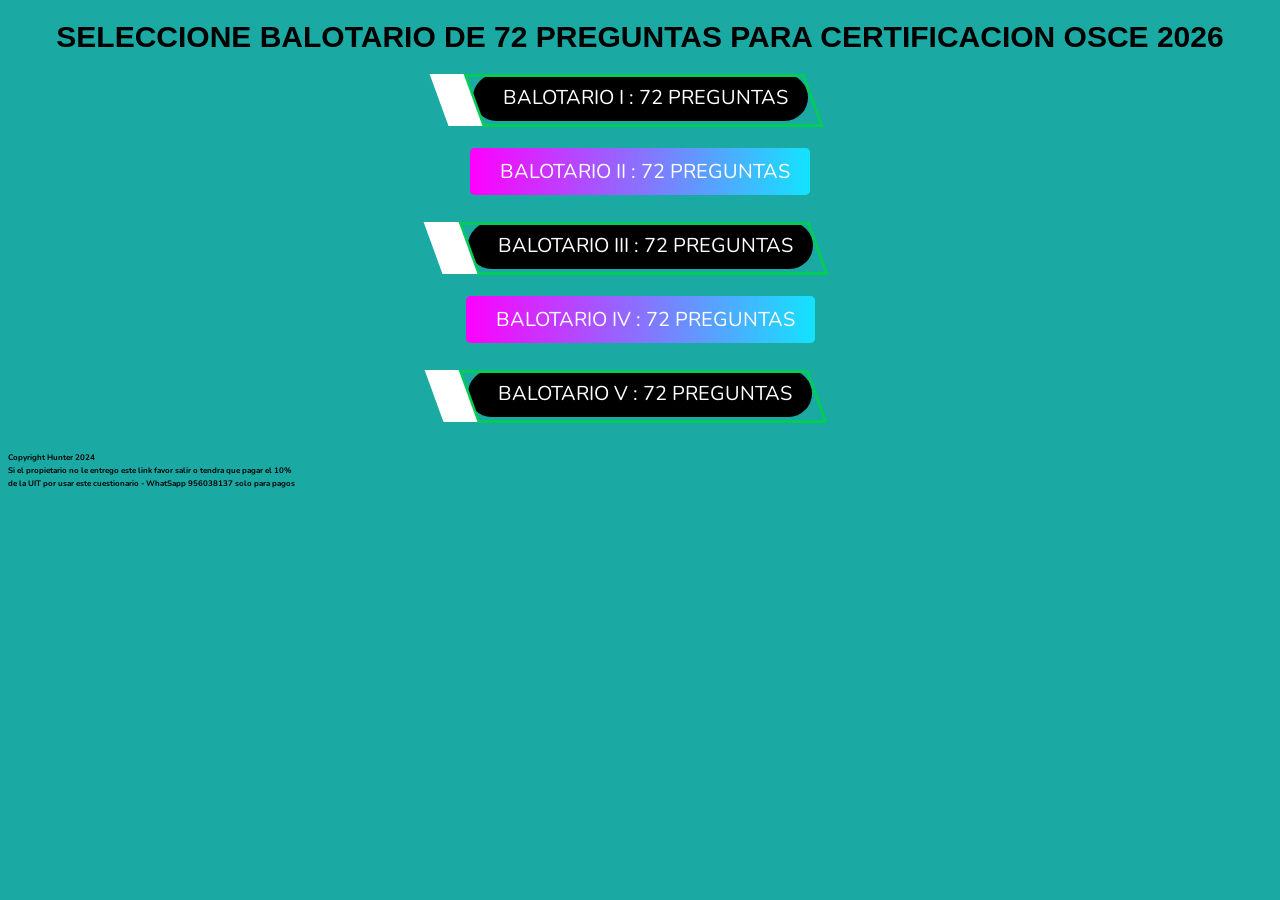
<file: index.html>
<!DOCTYPE html>
<html lang="es">
<head>
    <meta charset="UTF-8">
    <meta http-equiv="X-UA-Compatible" content="IE=edge">
    <meta name="viewport" content="width=device-width, initial-scale=1.0">
    <link rel="stylesheet" href="estilo.css">
    <title>Certificacion OSCE</title>
</head>
<body>
    <h1>SELECCIONE BALOTARIO DE 72 PREGUNTAS PARA CERTIFICACION OSCE 2026</h1>	
    <section id="juego">
    </section>	
	<button onclick="window.location.href='COMPETENCIA_I/Competencia_1.html'" class="btn btn-3">BALOTARIO  I :   72 PREGUNTAS</button>
	<br>
	<button onclick="window.location.href='COMPETENCIA_II/Competencia_2.html'" class="btn btn-4">BALOTARIO  II :   72 PREGUNTAS</button>
	<br>
	<button onclick="window.location.href='COMPETENCIA_III/Competencia_3.html'" class="btn btn-3">BALOTARIO  III :   72 PREGUNTAS</button>
	<br>
	<button onclick="window.location.href='COMPETENCIA_IV/Competencia_4.html'" class="btn btn-4">BALOTARIO  IV :   72 PREGUNTAS</button>
	<br>
	<button onclick="window.location.href='COMPETENCIA_V/Competencia_5.html'" class="btn btn-3">BALOTARIO  V :   72 PREGUNTAS</button>
	<br>
	<h5>Copyright​ Hunter 2024</h5>
	<h5>Si el propietario no le entrego este link favor salir o tendra que pagar el 10%</h5>
	<h5>de la UIT por usar este cuestionario - WhatSapp 956038137 solo para pagos</h5>
	
</body>
</html>
</file>
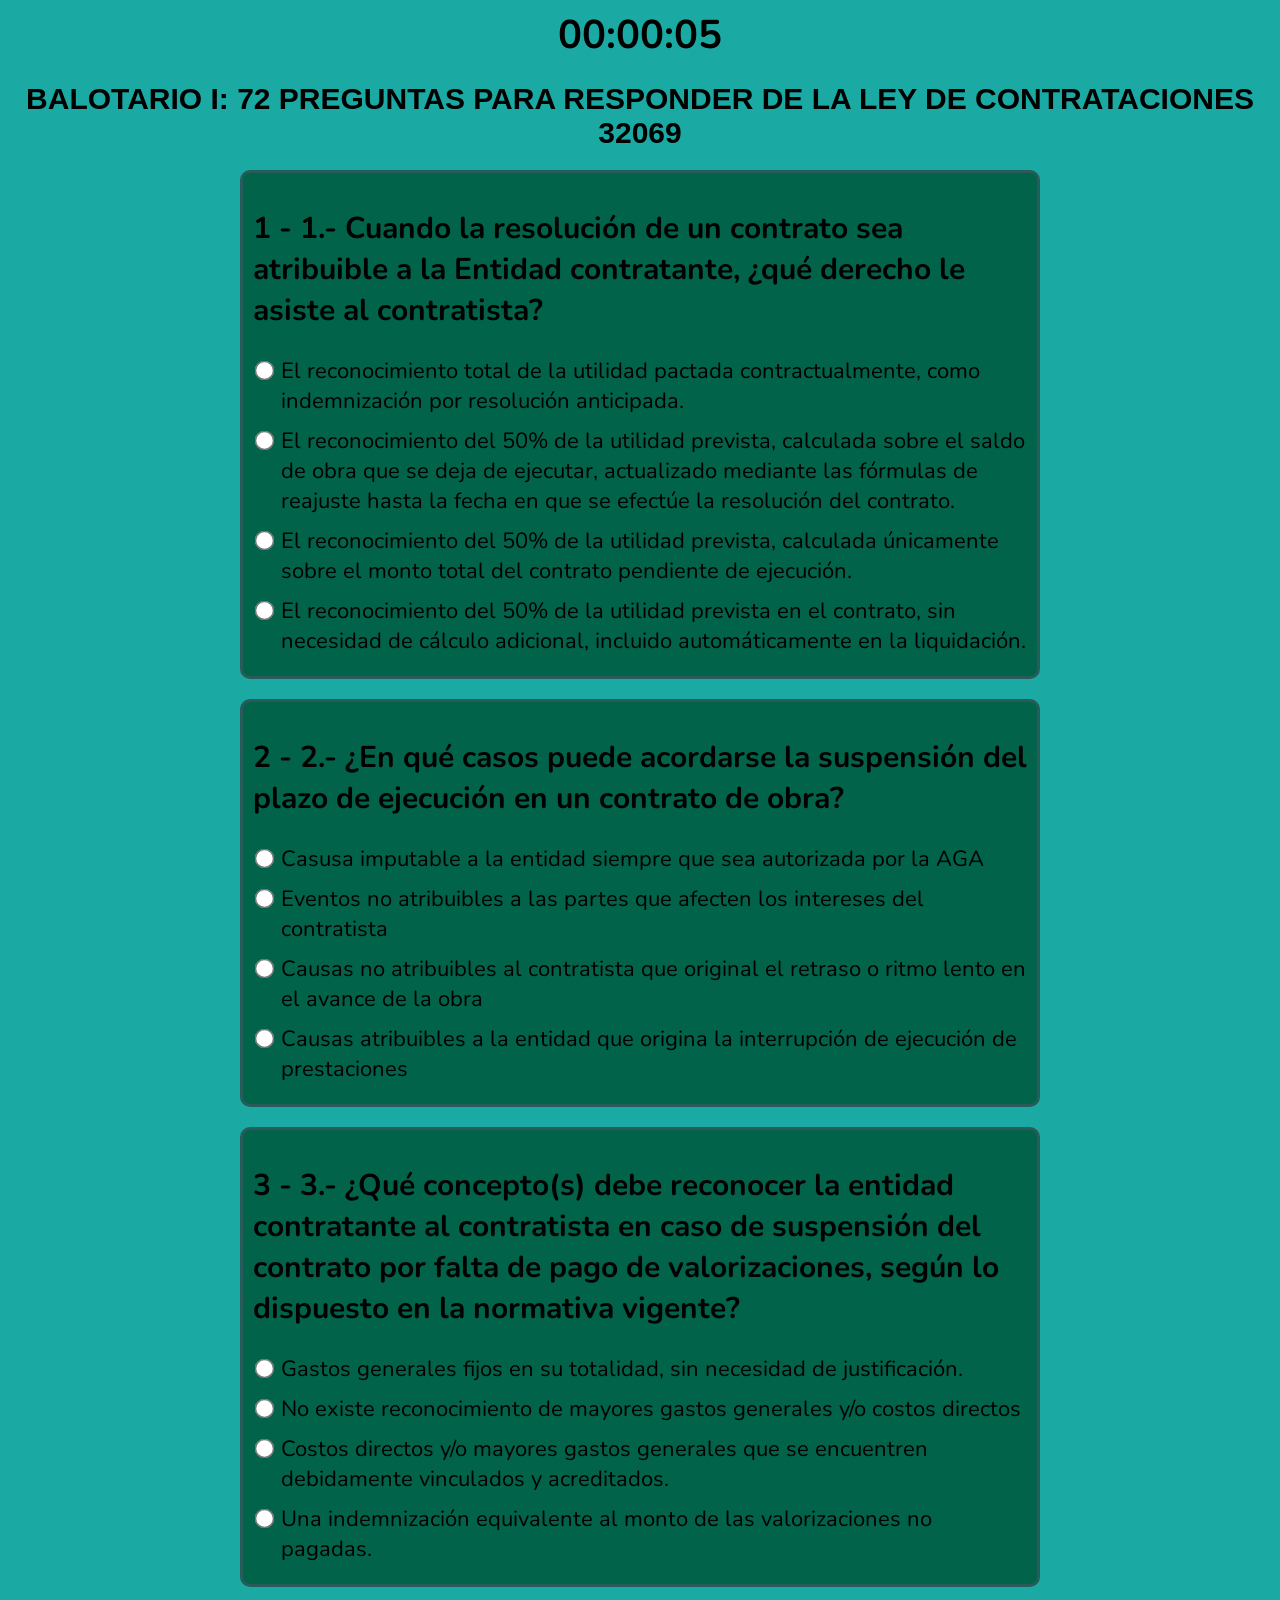
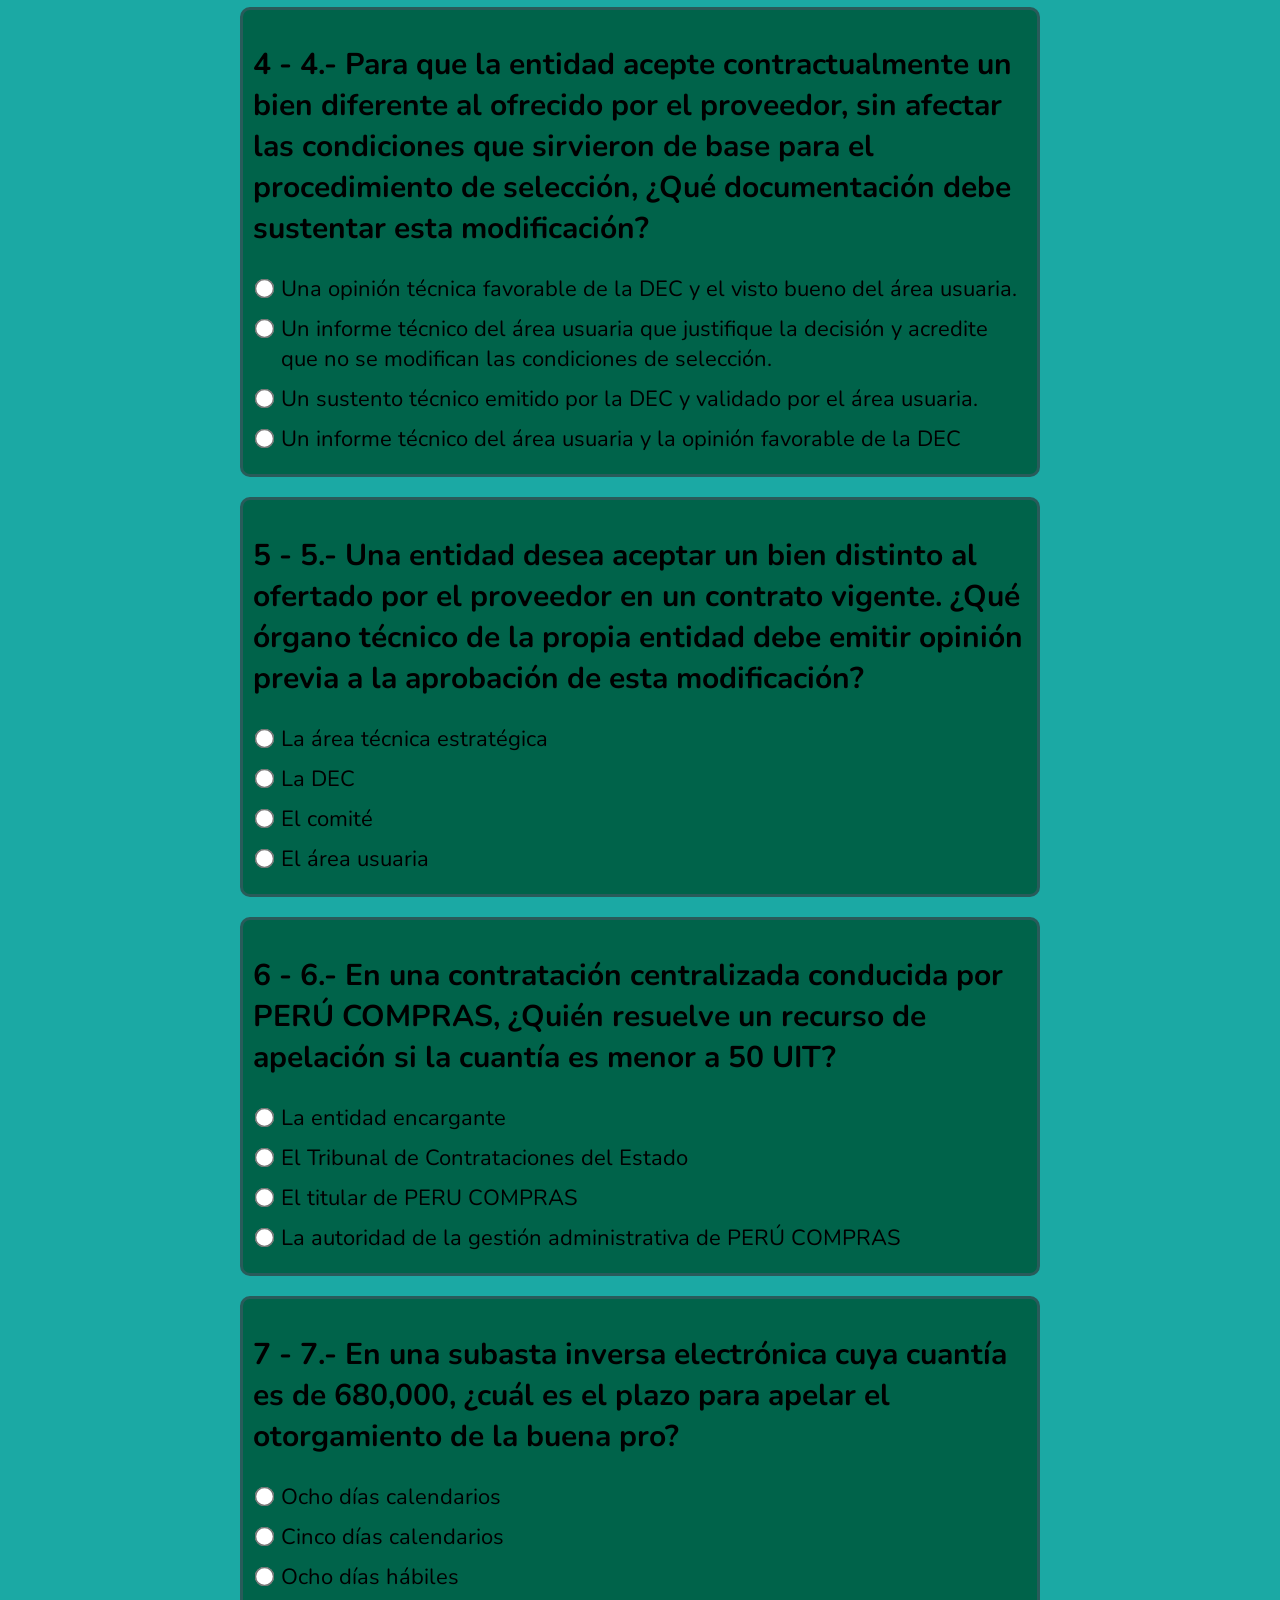
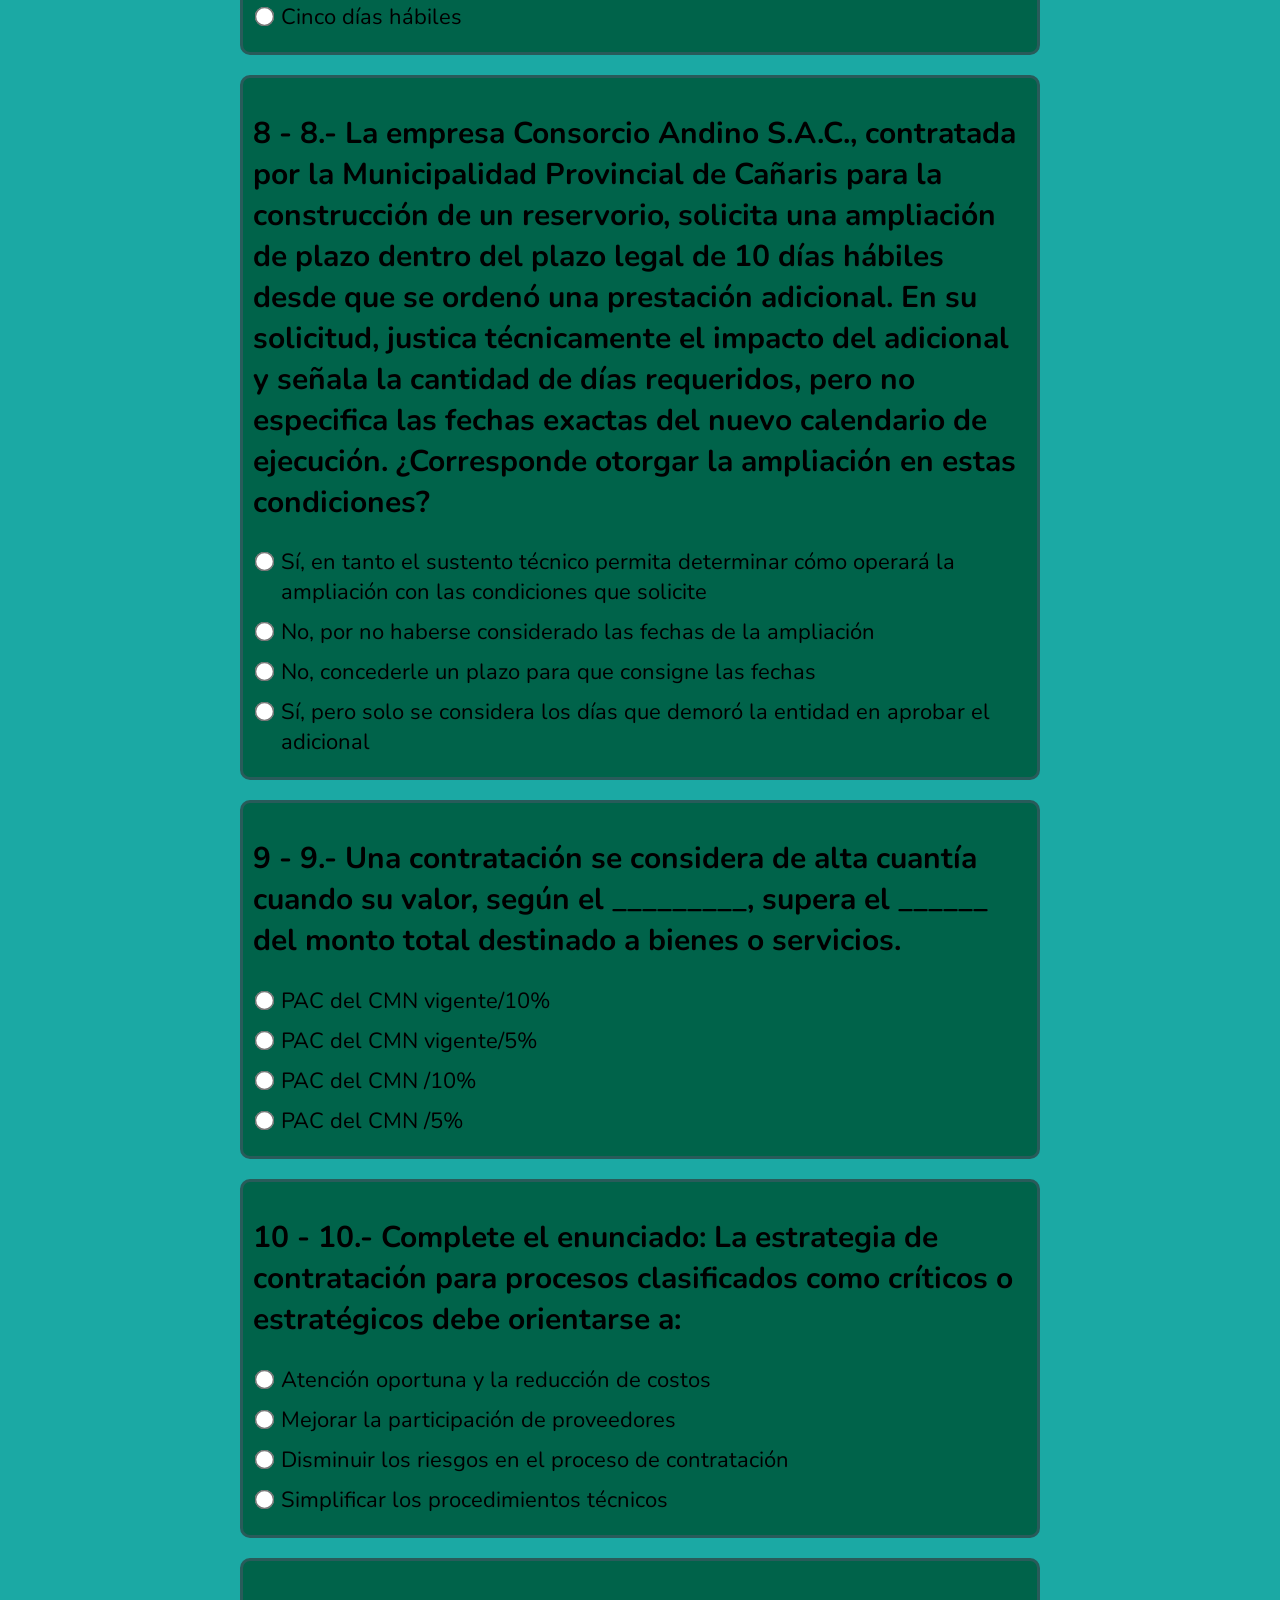
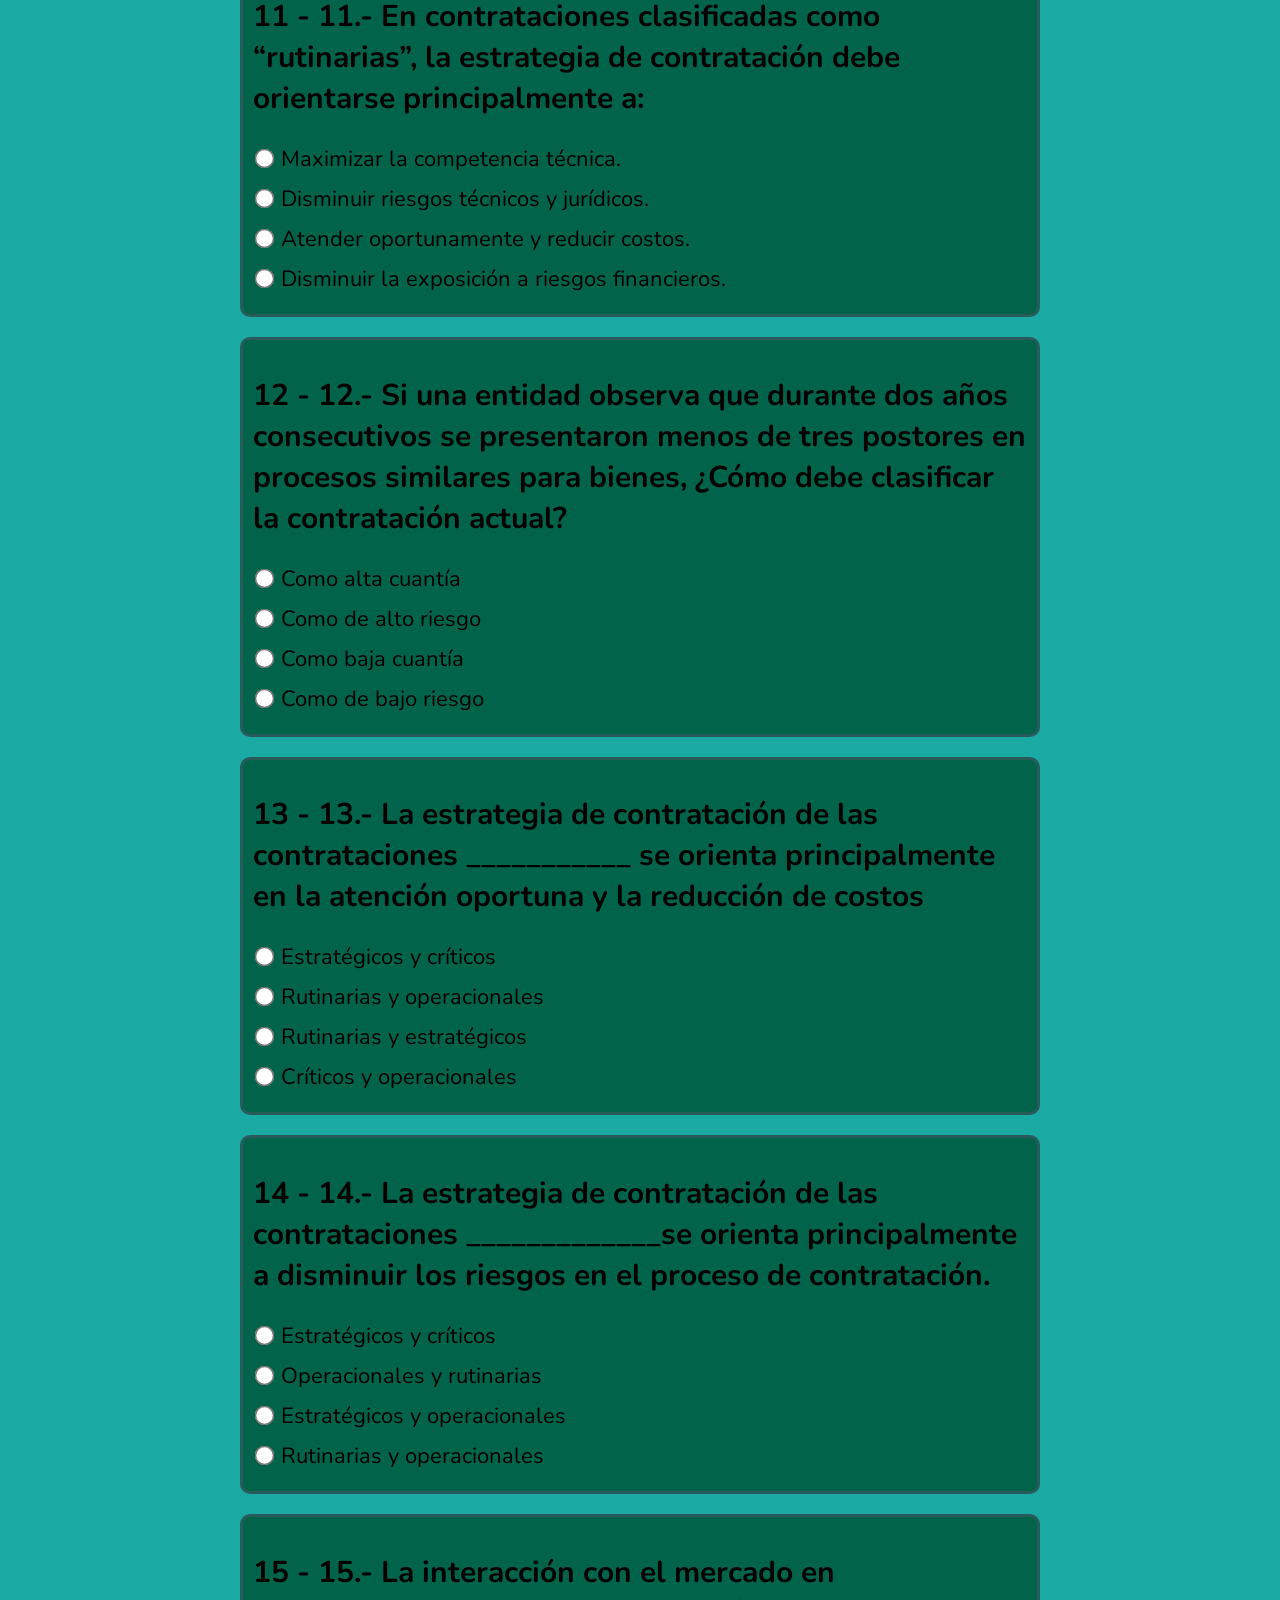
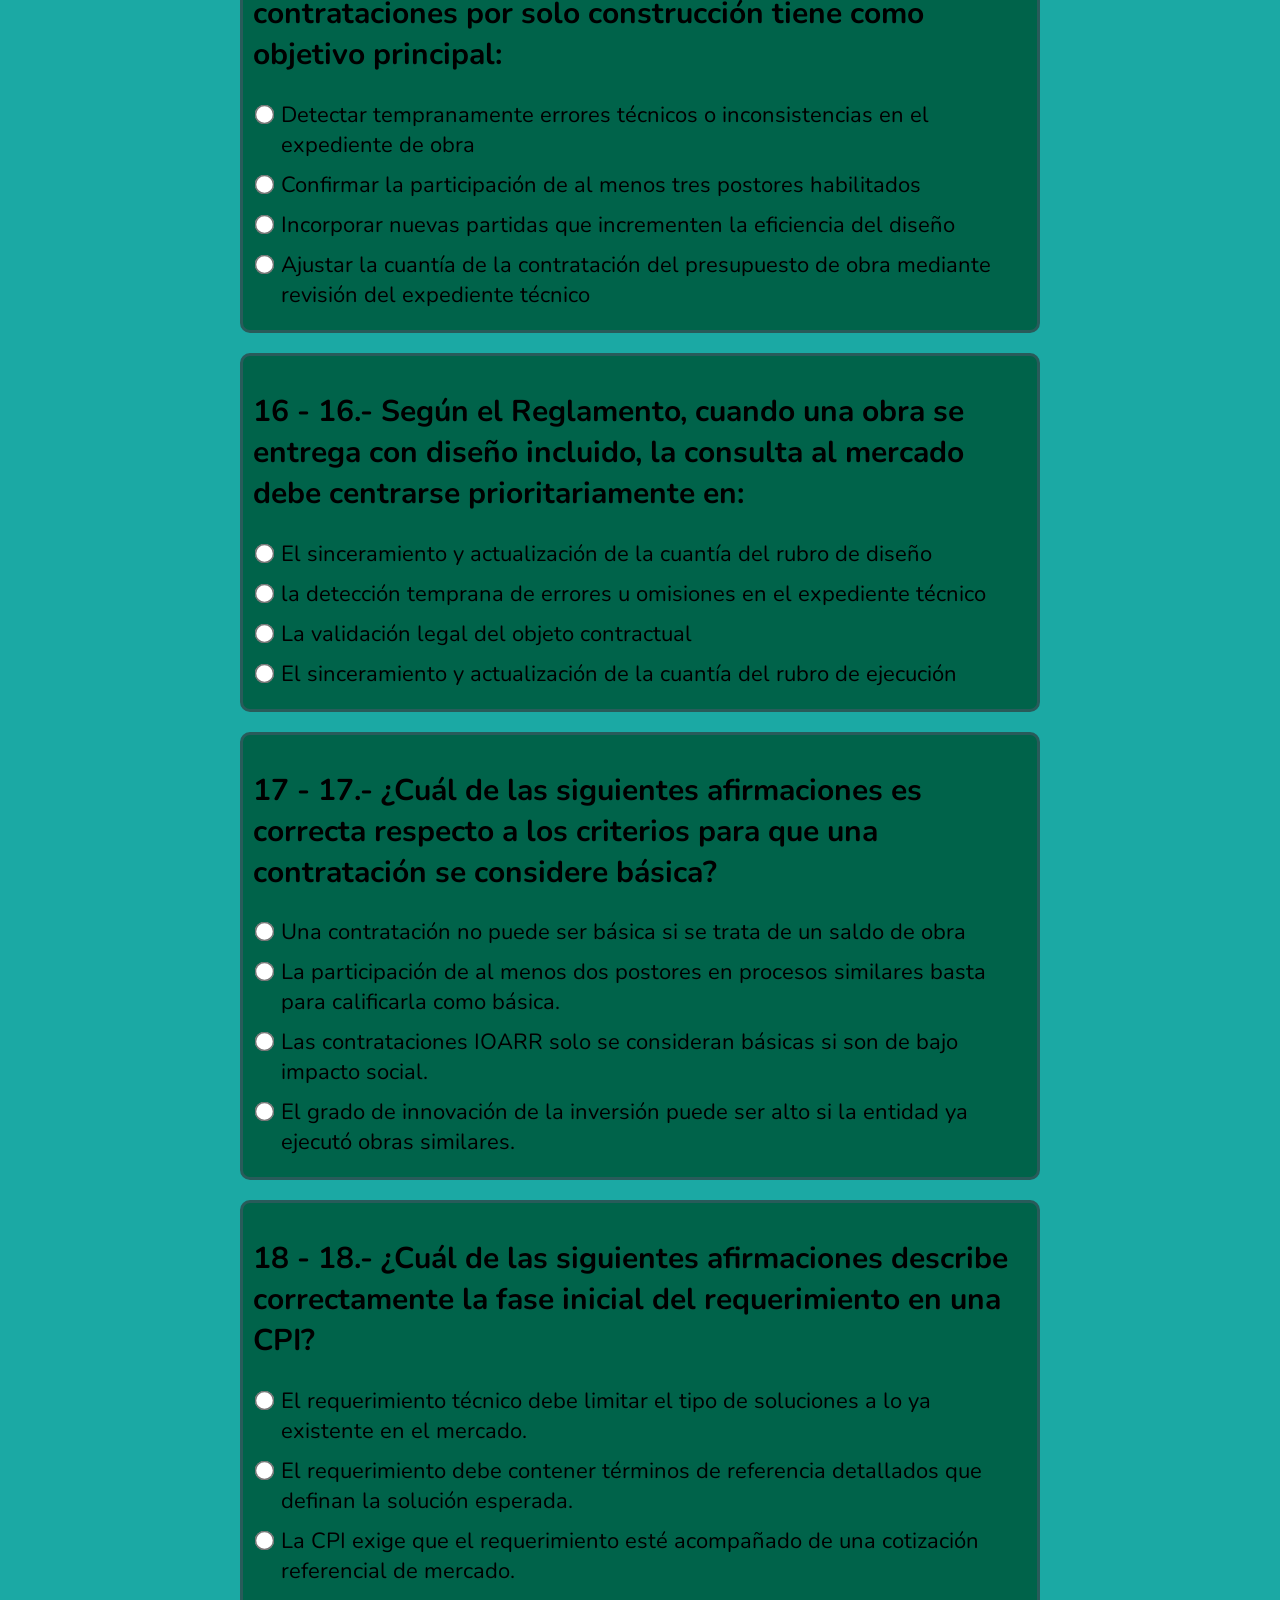
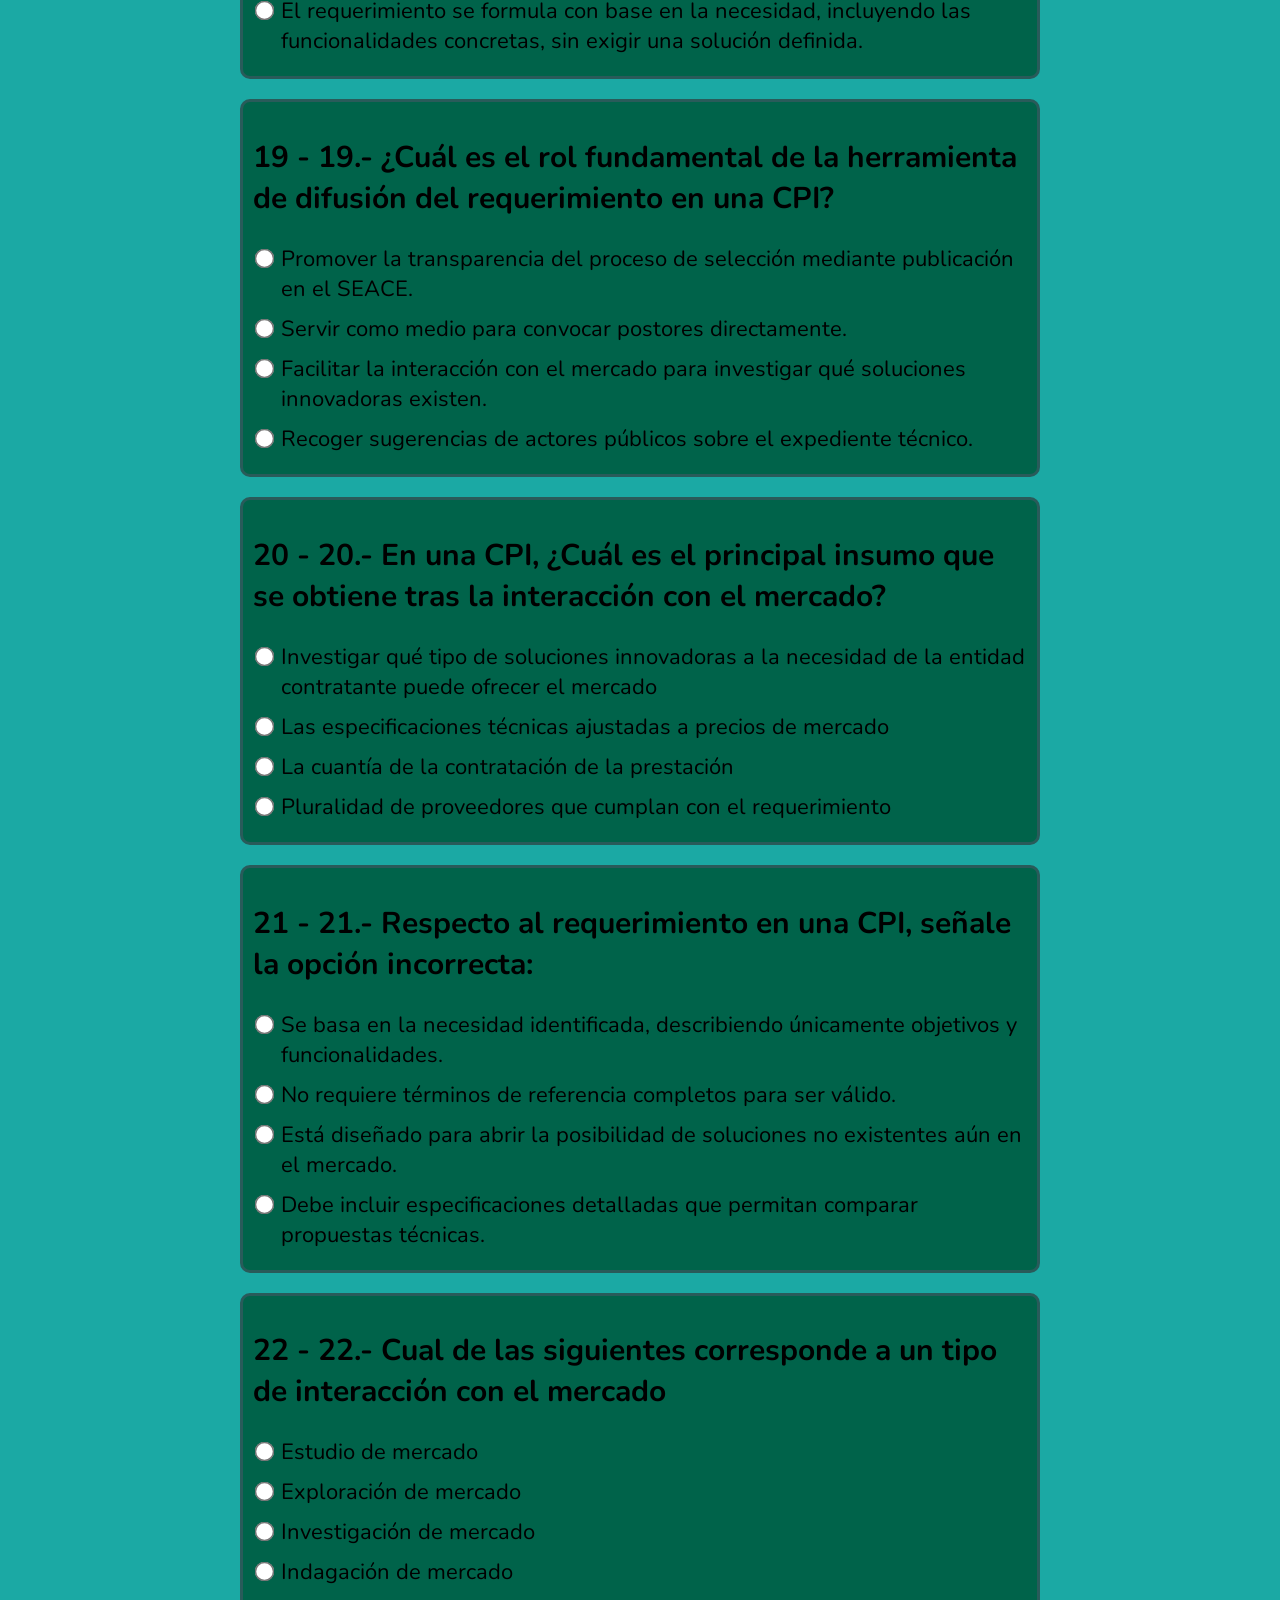
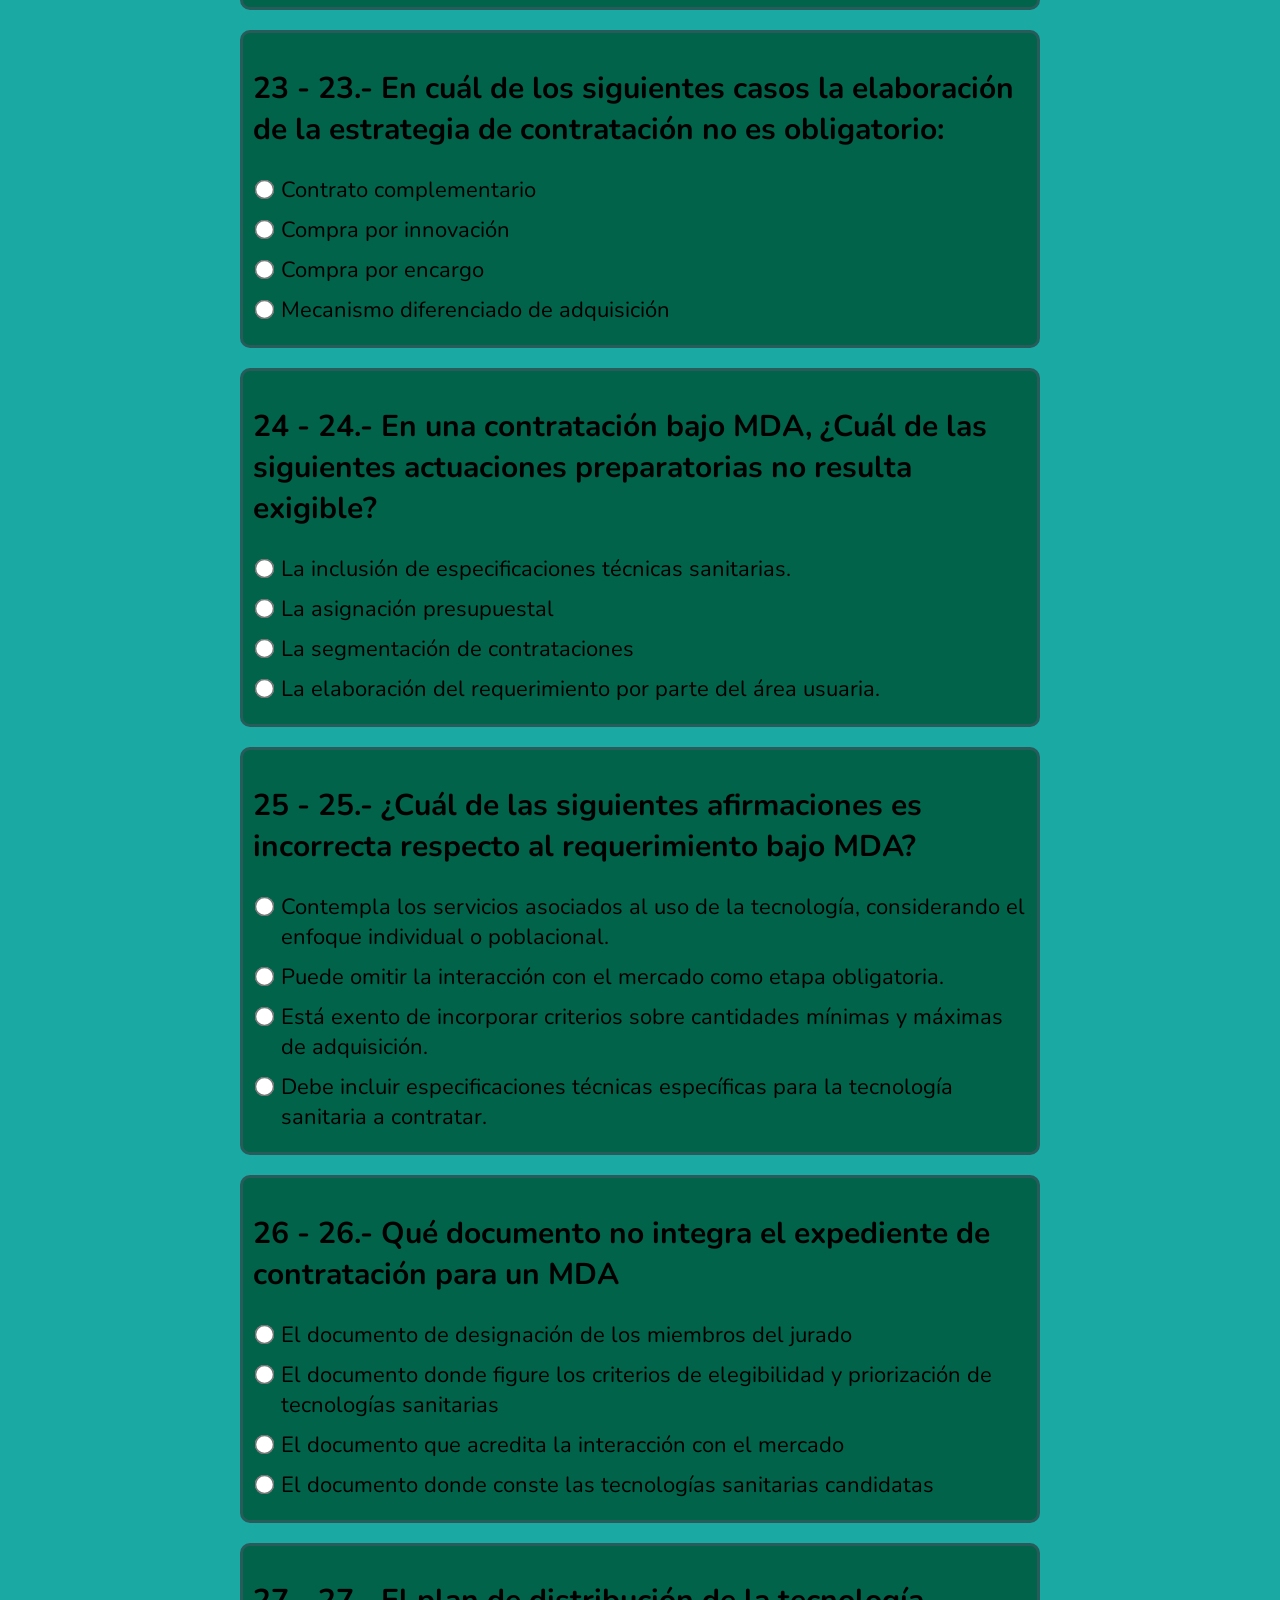
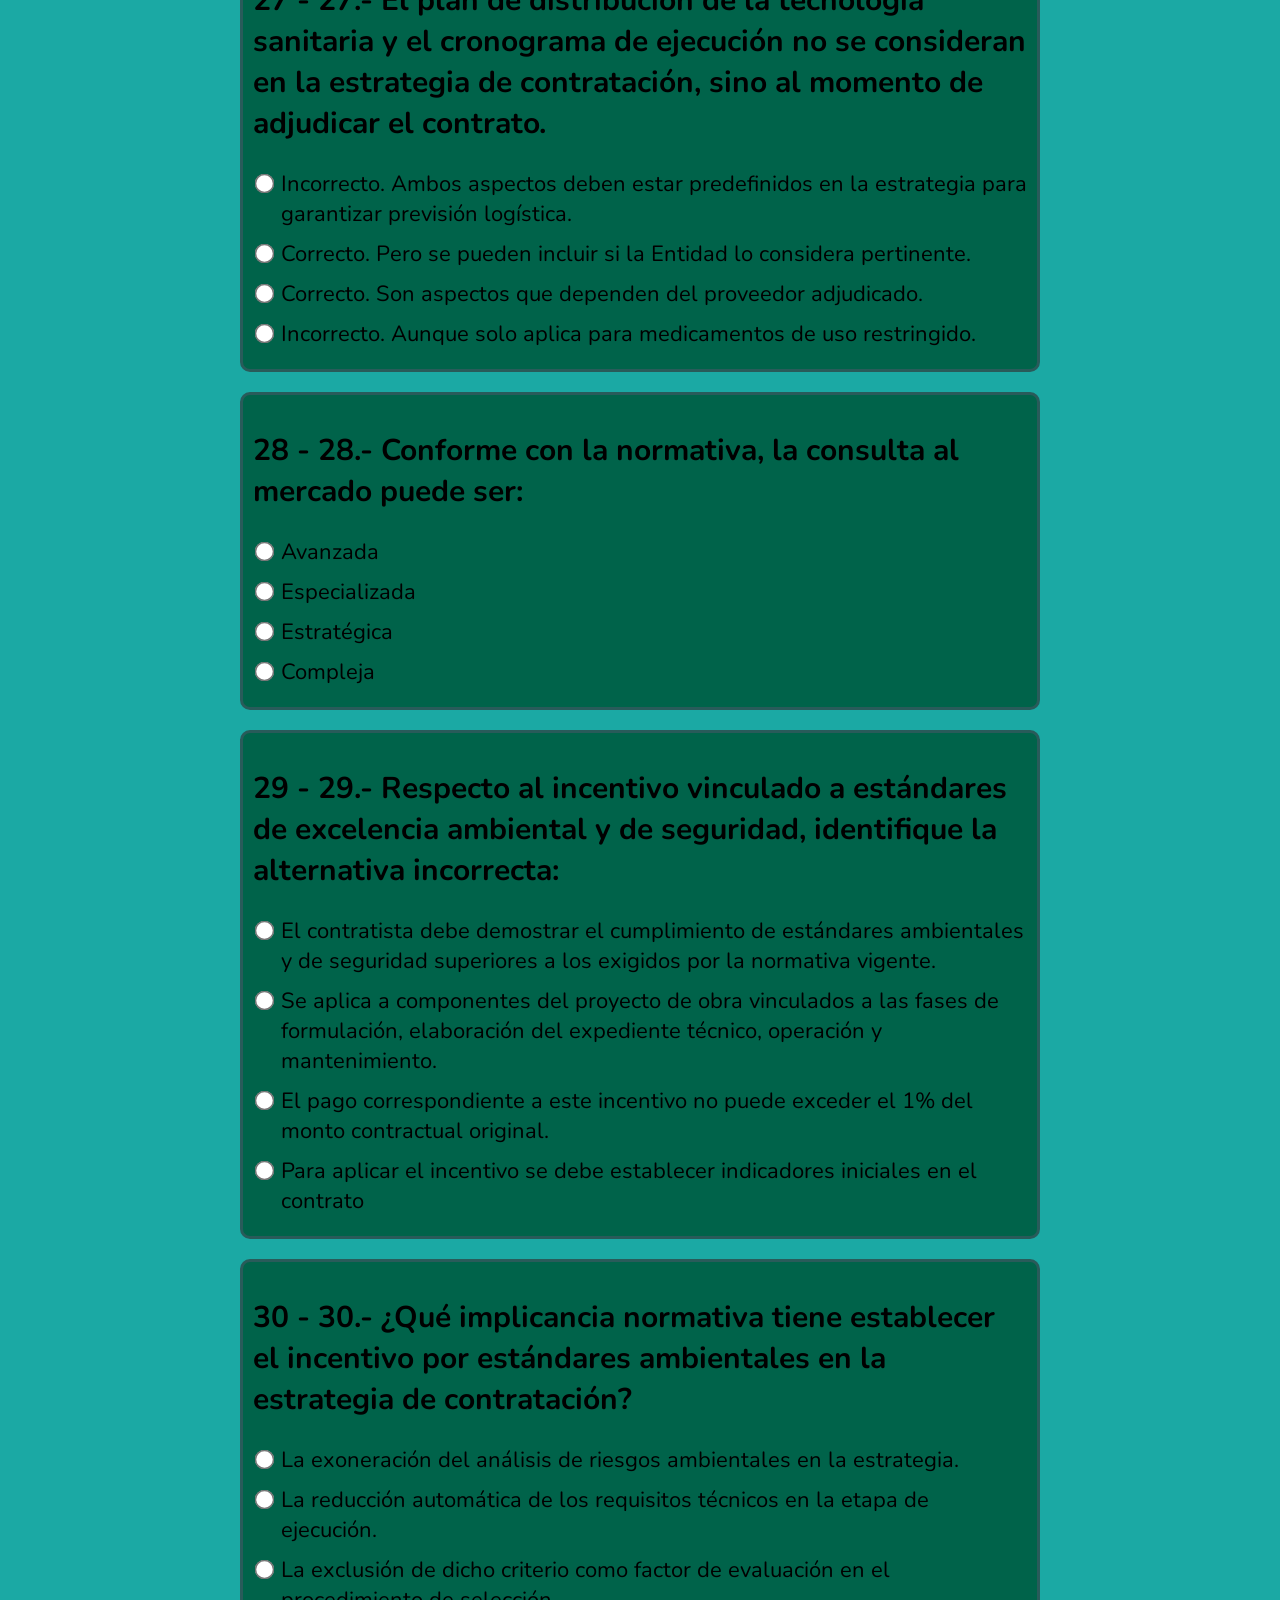
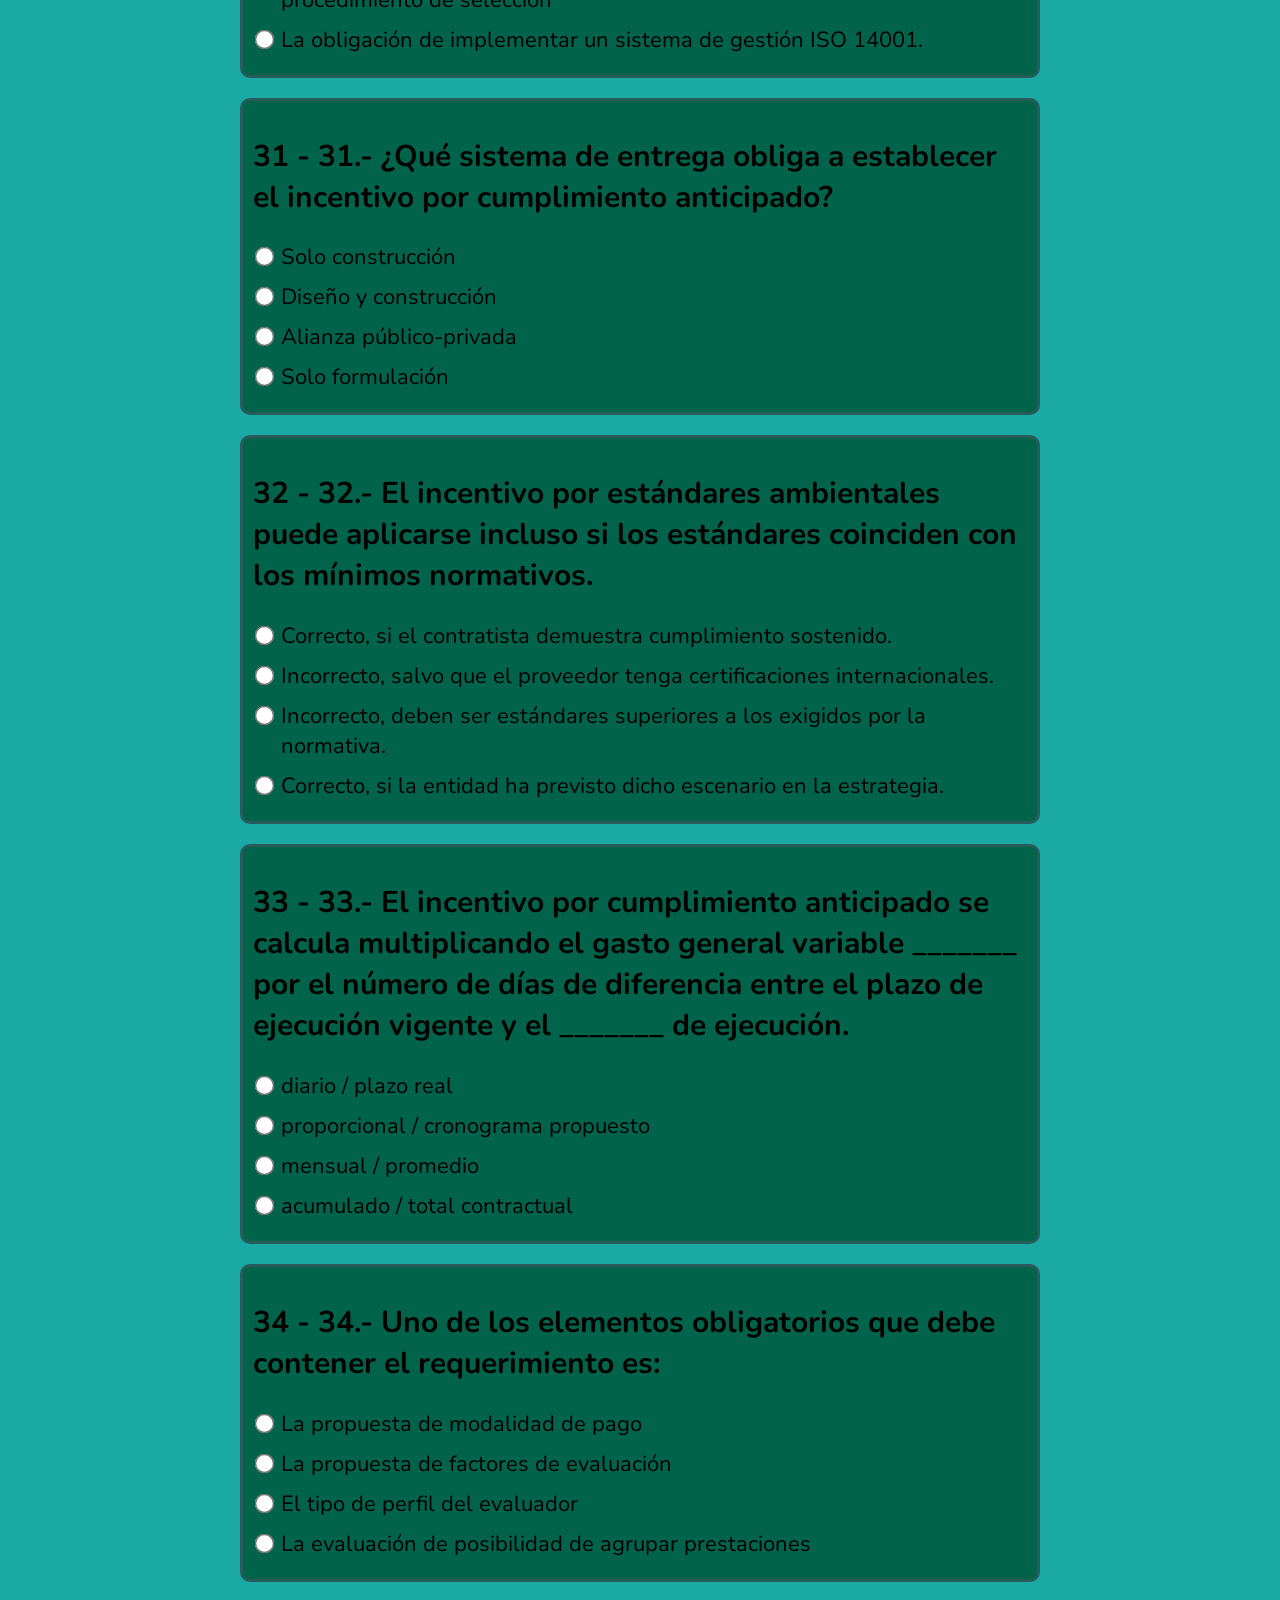
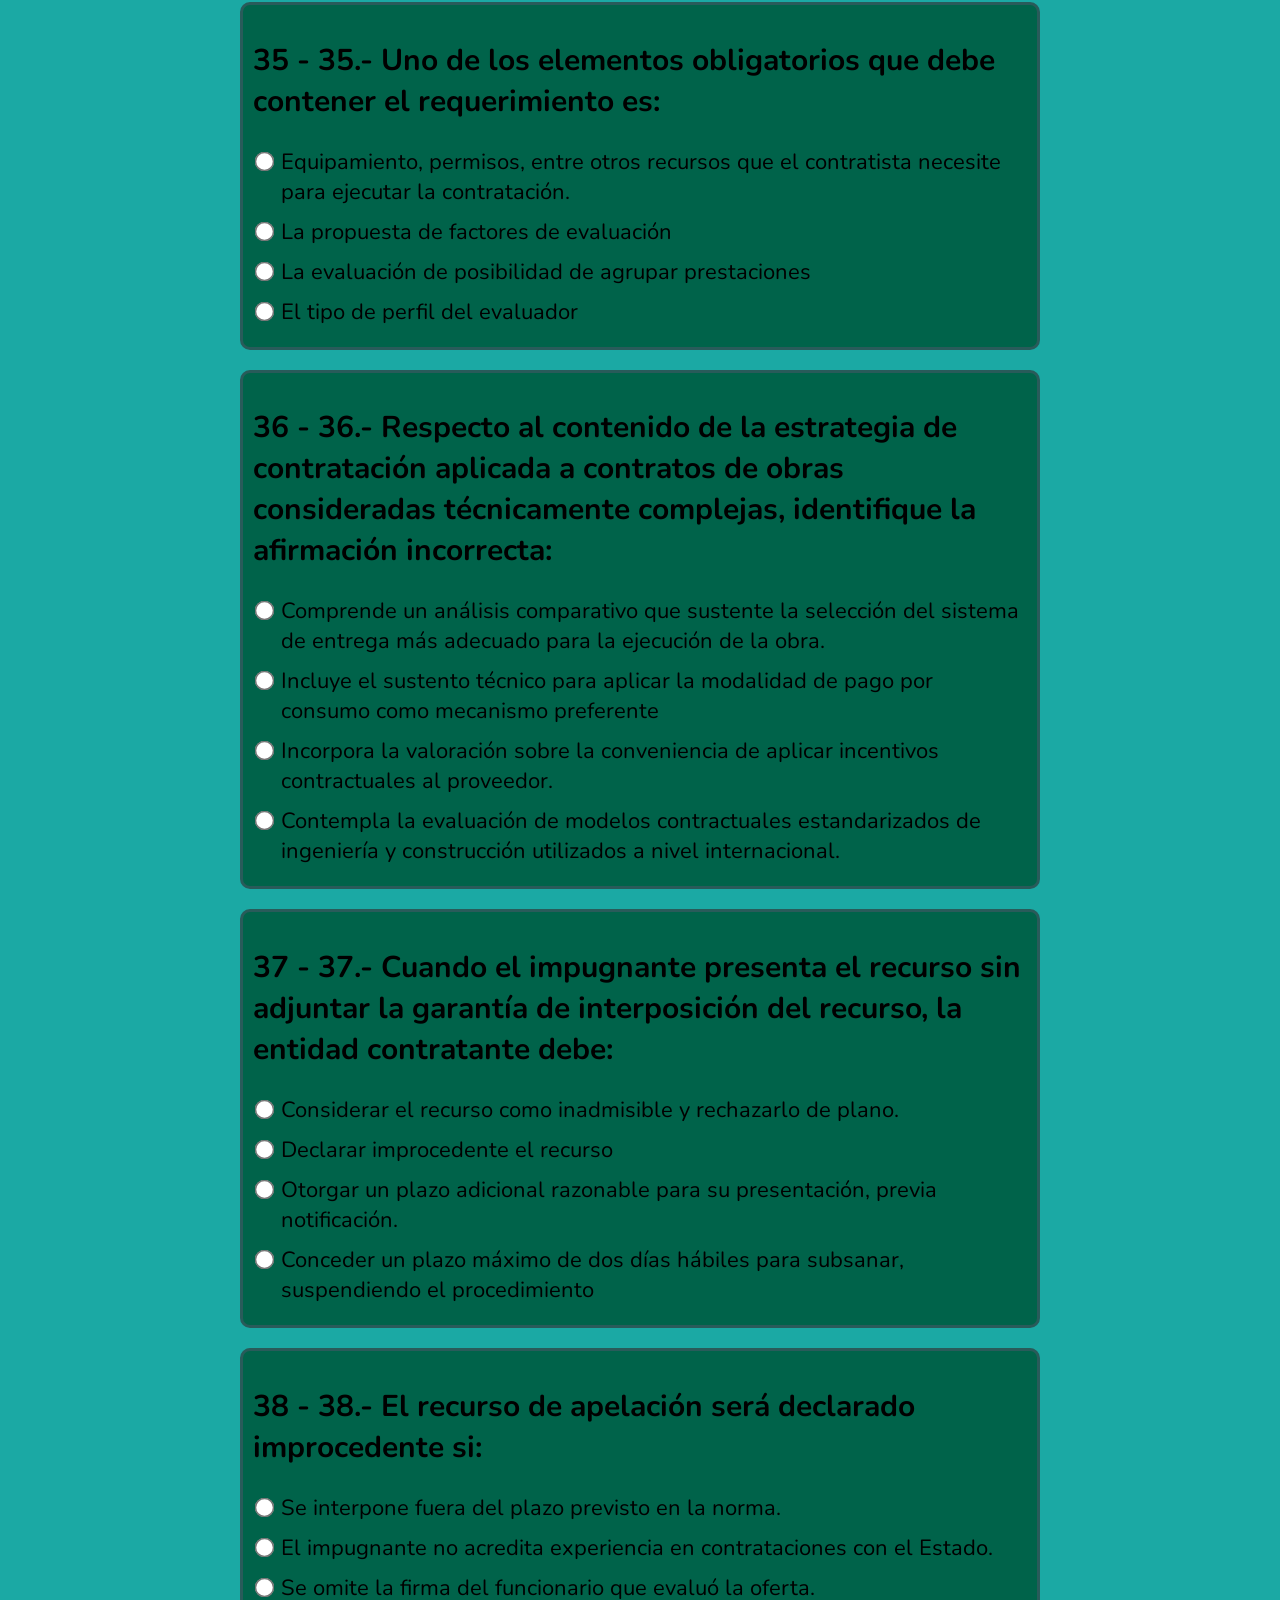
<file: COMPETENCIA_I/Competencia_1.html>
<!DOCTYPE html>
<html lang="es">
<head>
    <meta charset="UTF-8">
    <meta http-equiv="X-UA-Compatible" content="IE=edge">
    <meta name="viewport" content="width=device-width, initial-scale=1.0">
    <link rel="stylesheet" href="estilo.css">
    <title>Certificacion OSCE</title>
	
	<style>
        /* Estilo para el cronómetro */
        .cronometro {
            font-size: 40px; /* Tamaño de fuente más grande */
			color: #000000;
            font-weight: bold; /* Texto en negrita */
            text-align: center; /* Centrar el texto */
        }
		h5 {
            line-height: 0;
        }
    </style>
	
</head>
<body onload="iniciar()">

<div class="cronometro" id="cronometro">00:00:00</div>

    <script>
        let tiempoInicio;
        let cronometroActivo;
        let tiempoPasado = 0;

        function iniciar() {
            if (!cronometroActivo) {
                tiempoInicio = Date.now() - tiempoPasado;
                cronometroActivo = setInterval(actualizarCronometro, 1000);
            }
        }

        function detener() {
            clearInterval(cronometroActivo);
            cronometroActivo = false;
        }

        function reiniciar() {
            detener();
            tiempoPasado = 0;
            actualizarCronometro();
        }

        function actualizarCronometro() {
            const tiempoTranscurrido = Date.now() - tiempoInicio;
            tiempoPasado = tiempoTranscurrido;

            const segundos = Math.floor(tiempoTranscurrido / 1000) % 60;
            const minutos = Math.floor(tiempoTranscurrido / 1000 / 60) % 60;
            const horas = Math.floor(tiempoTranscurrido / 1000 / 60 / 60);

            const tiempoFormateado = `${agregarCero(horas)}:${agregarCero(minutos)}:${agregarCero(segundos)}`;
            document.getElementById('cronometro').innerText = tiempoFormateado;
        }

        function agregarCero(numero) {
            if (numero < 10) {
                return '0' + numero;
            }
            return numero;
        }
    </script>

    <h1>BALOTARIO I: 72 PREGUNTAS PARA RESPONDER DE LA LEY DE CONTRATACIONES 32069</h1>
	
    <section id="juego">

    </section>

    <button id="corregir" class="btn btn-1">Corregir</button>
	
	<br>

    <button id="mostrarRespuestas" class="btn btn-1">Mostrar Respuestas</button>

        <br>

		<button onclick="window.location.href='../index.html'" class="btn btn-1">Regresar a Menu</button>
		
	<h5>Copyright​ Hunter 2024</h5>
	<h5>Si el propietario no le entrego este link favor salir o tendra que pagar el 10%</h5>
	<h5>de la UIT por usar este cuestionario - WhatsApp 956038137 solo para pagos</h5>

    <script src="app.js"></script>
</body>
</html>
</file>
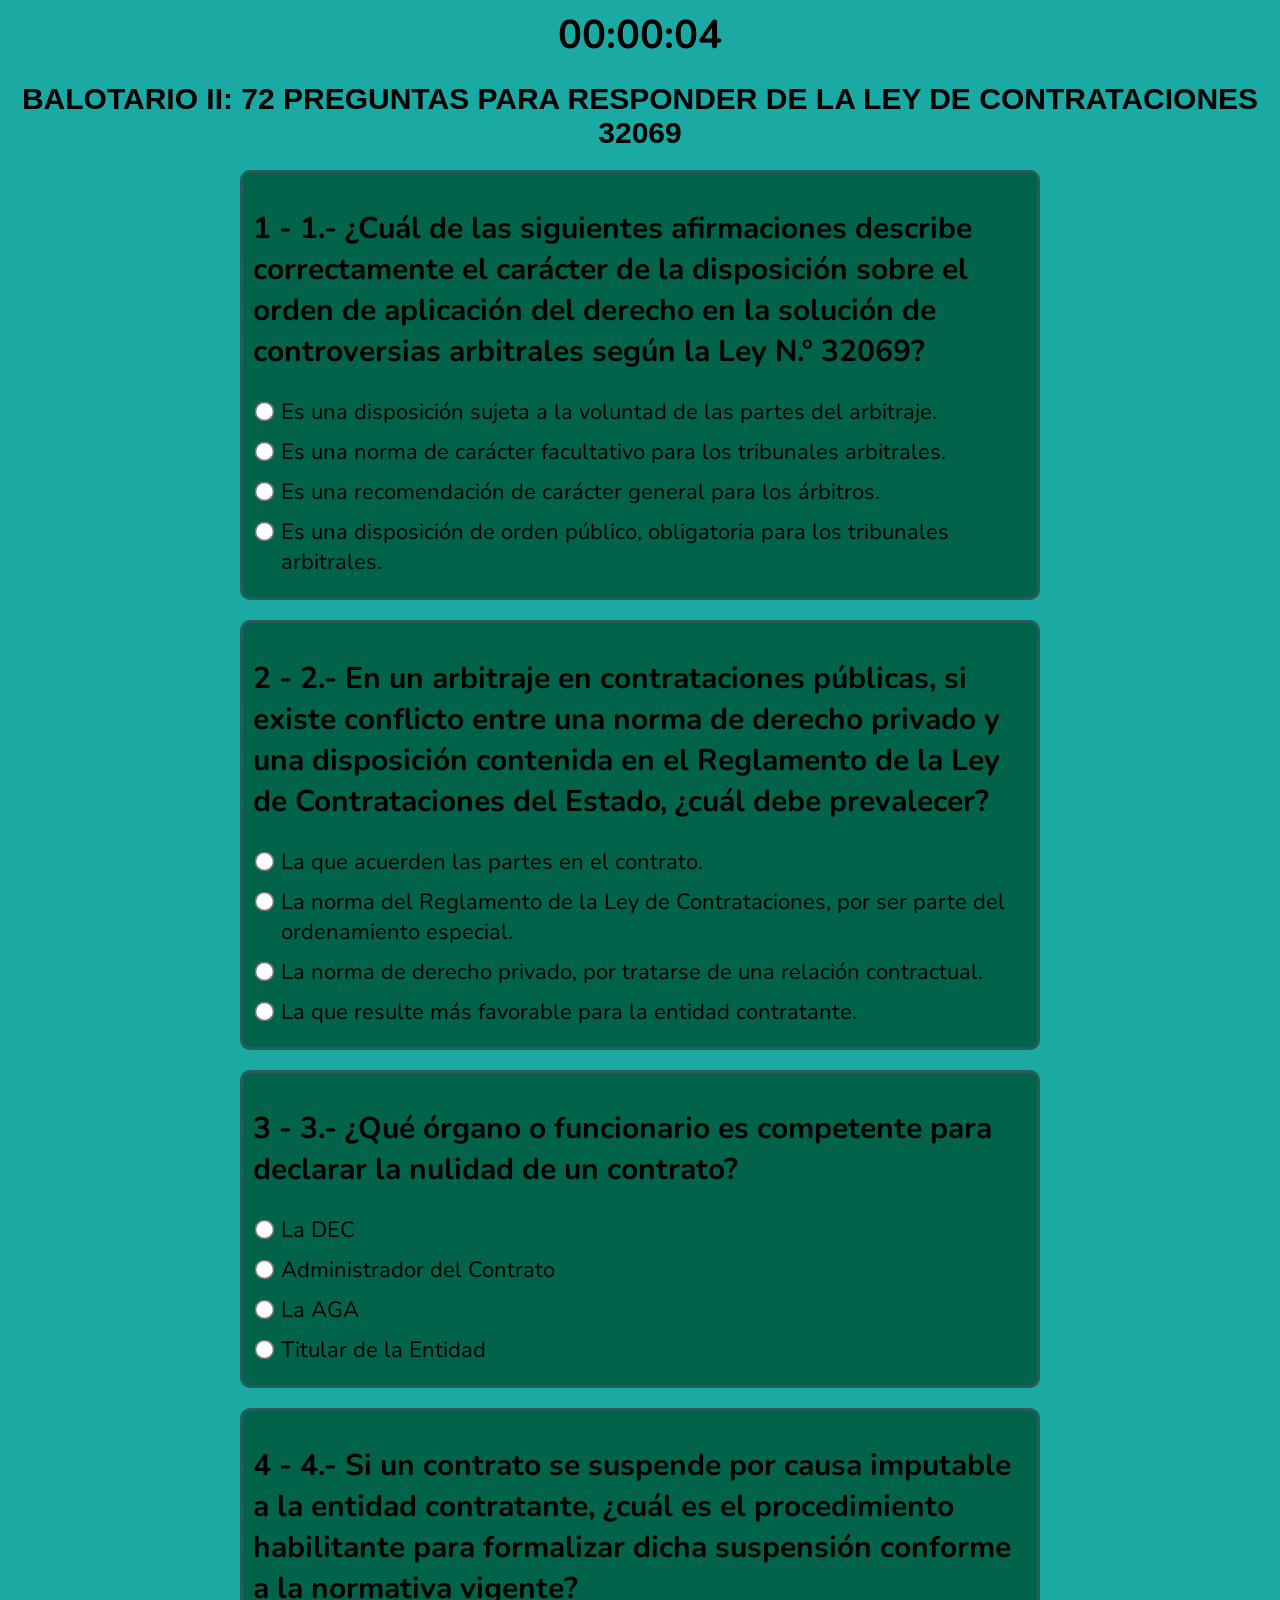
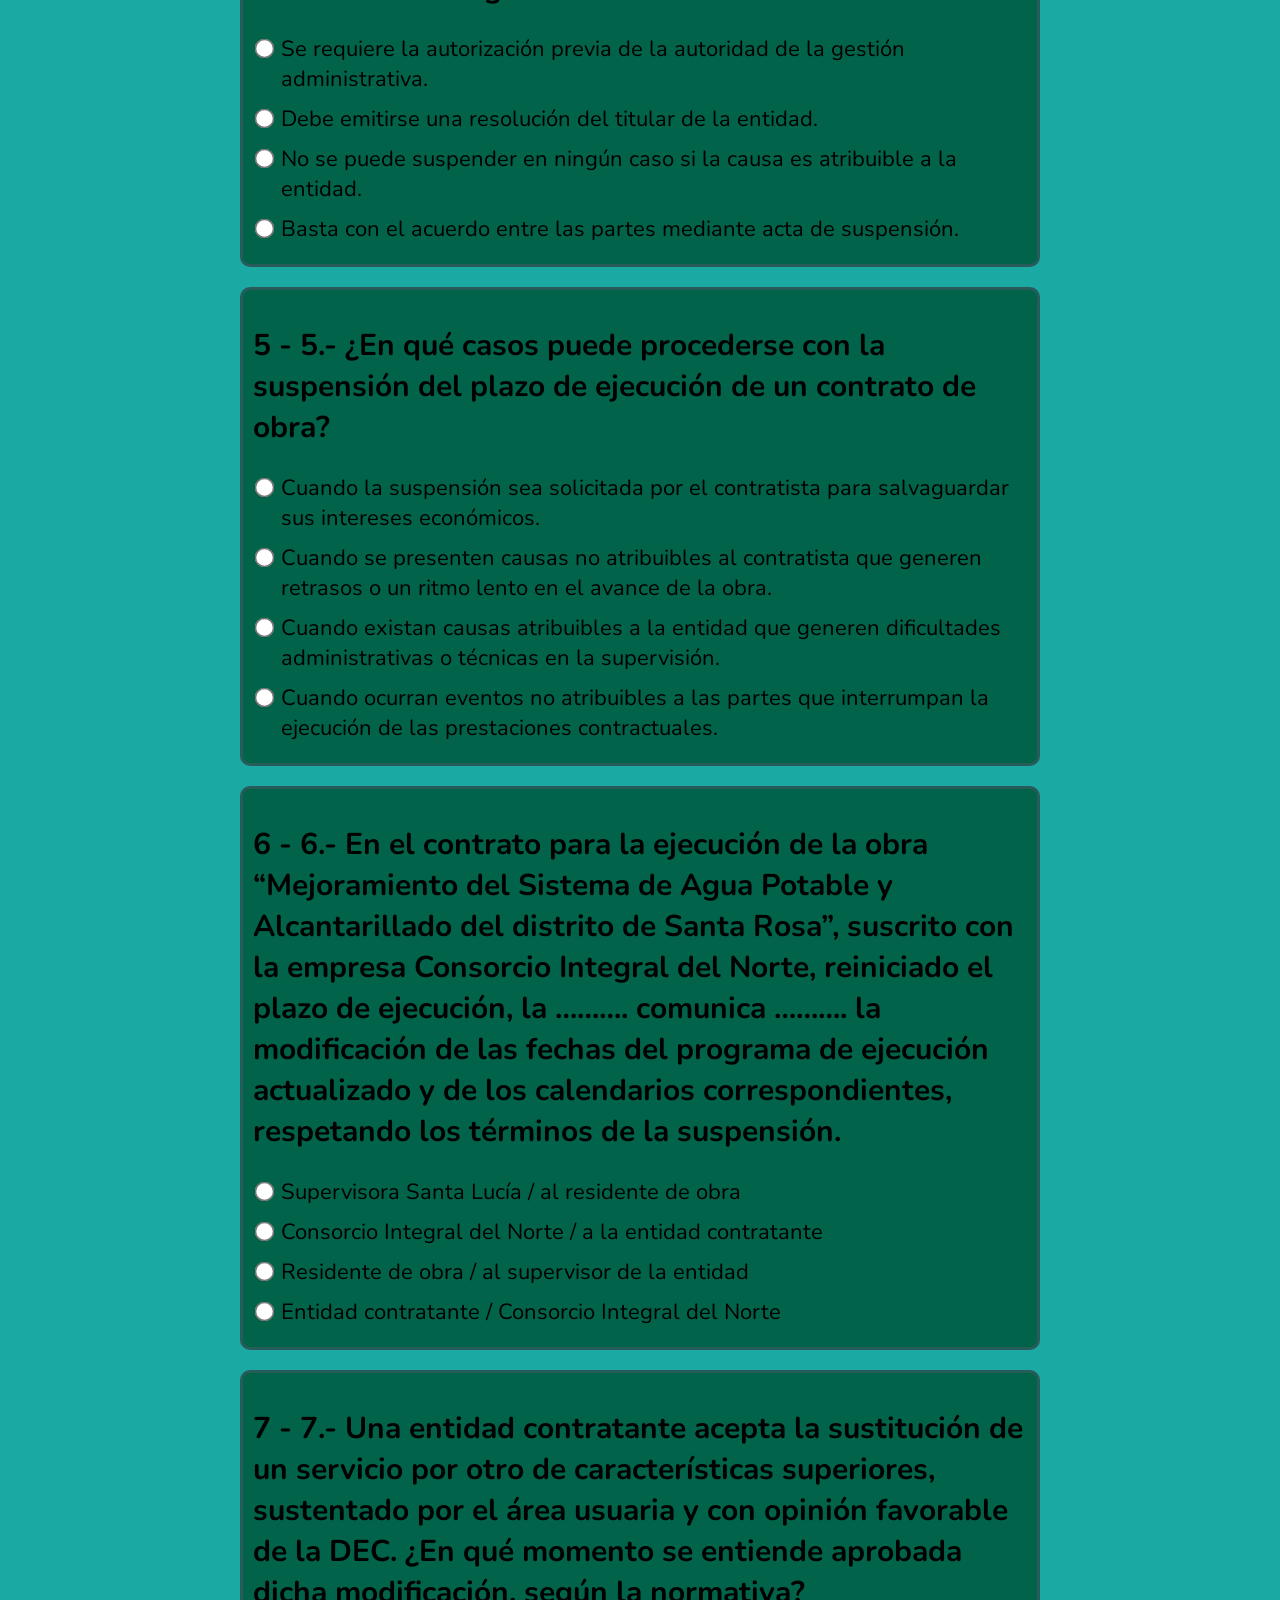
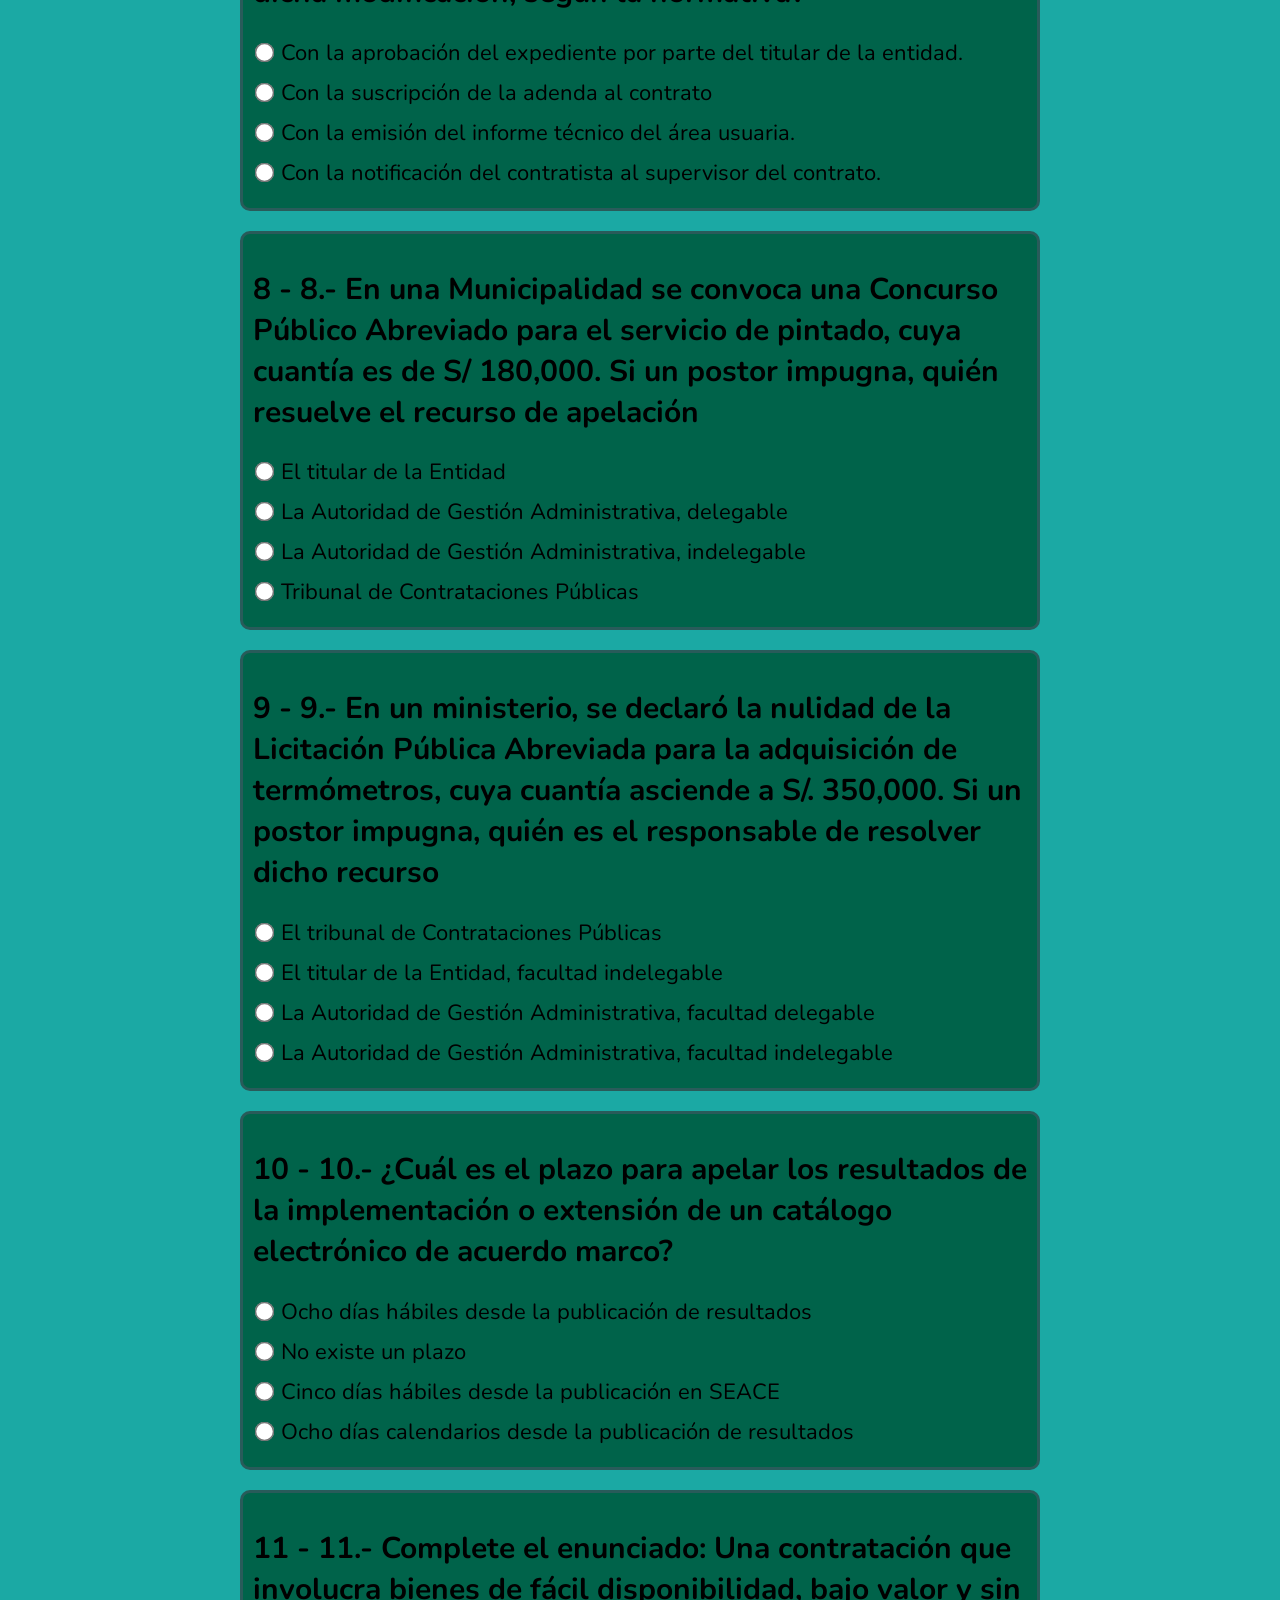
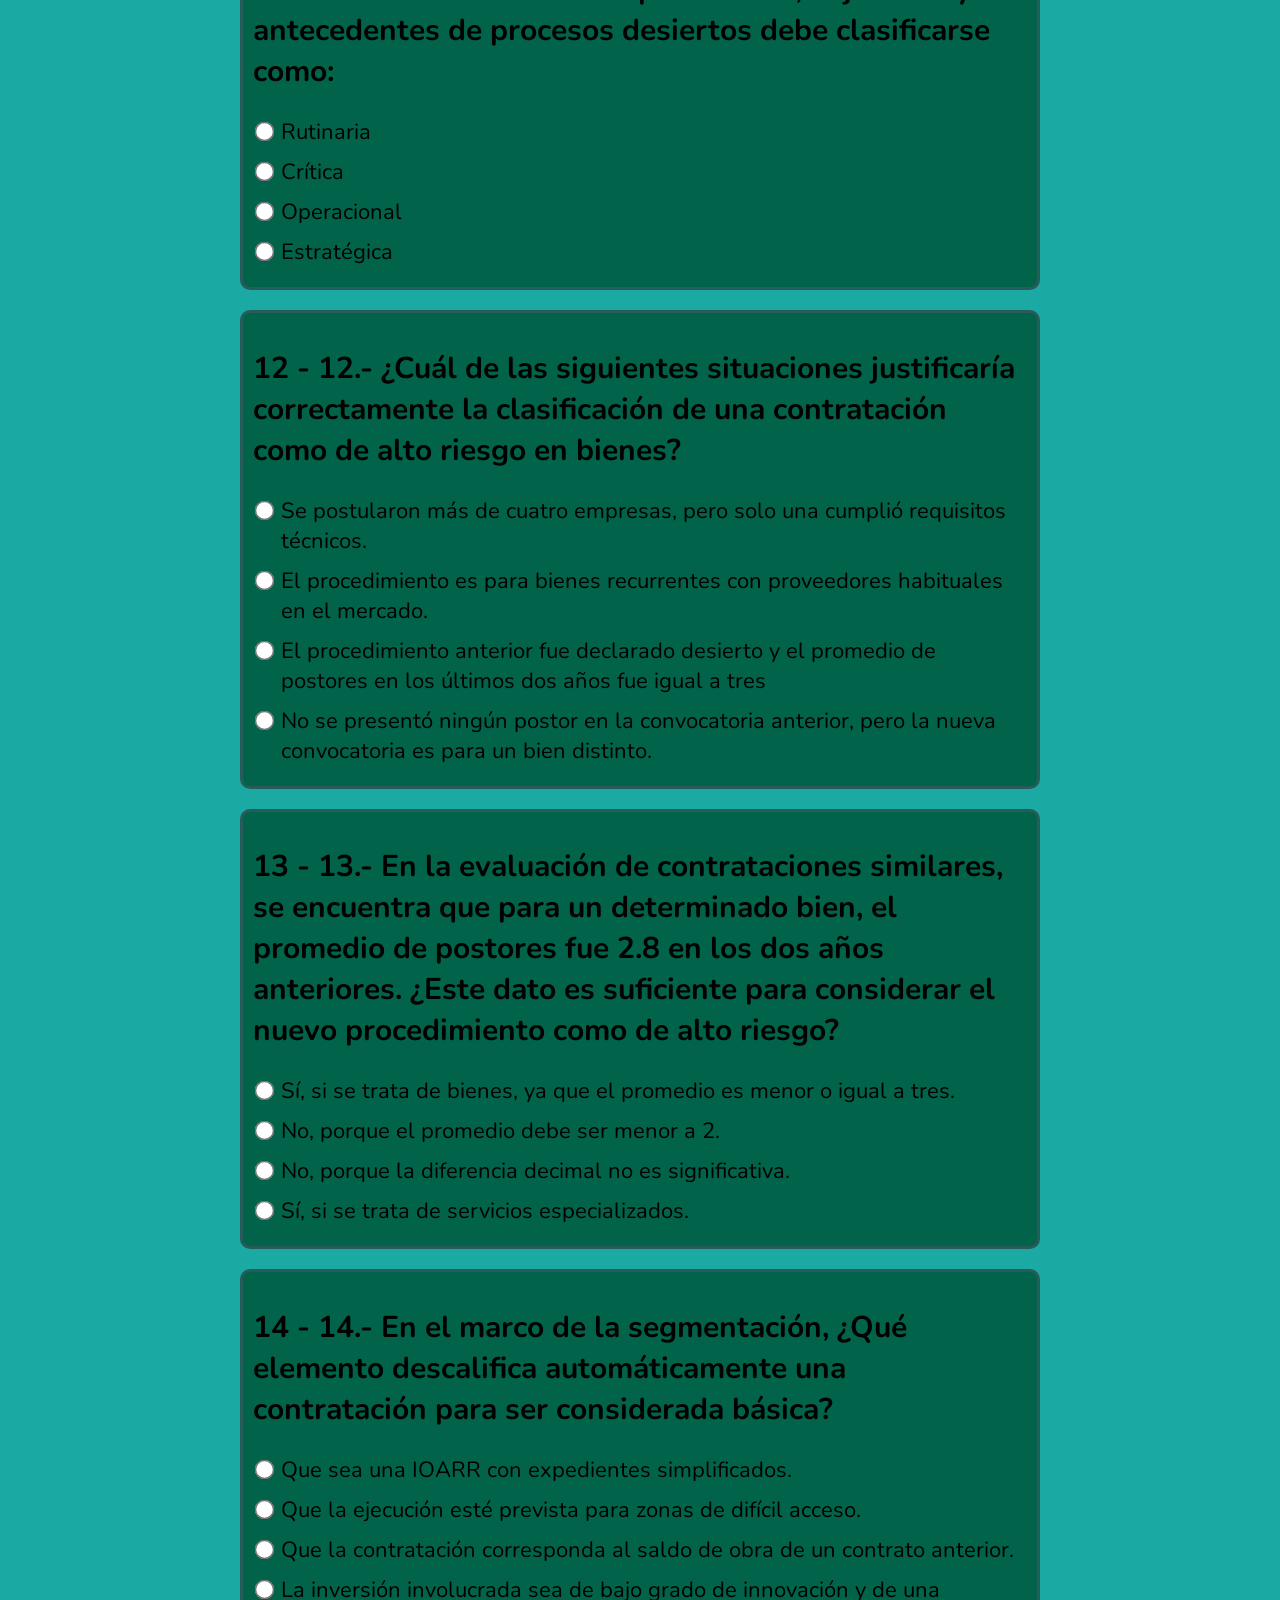
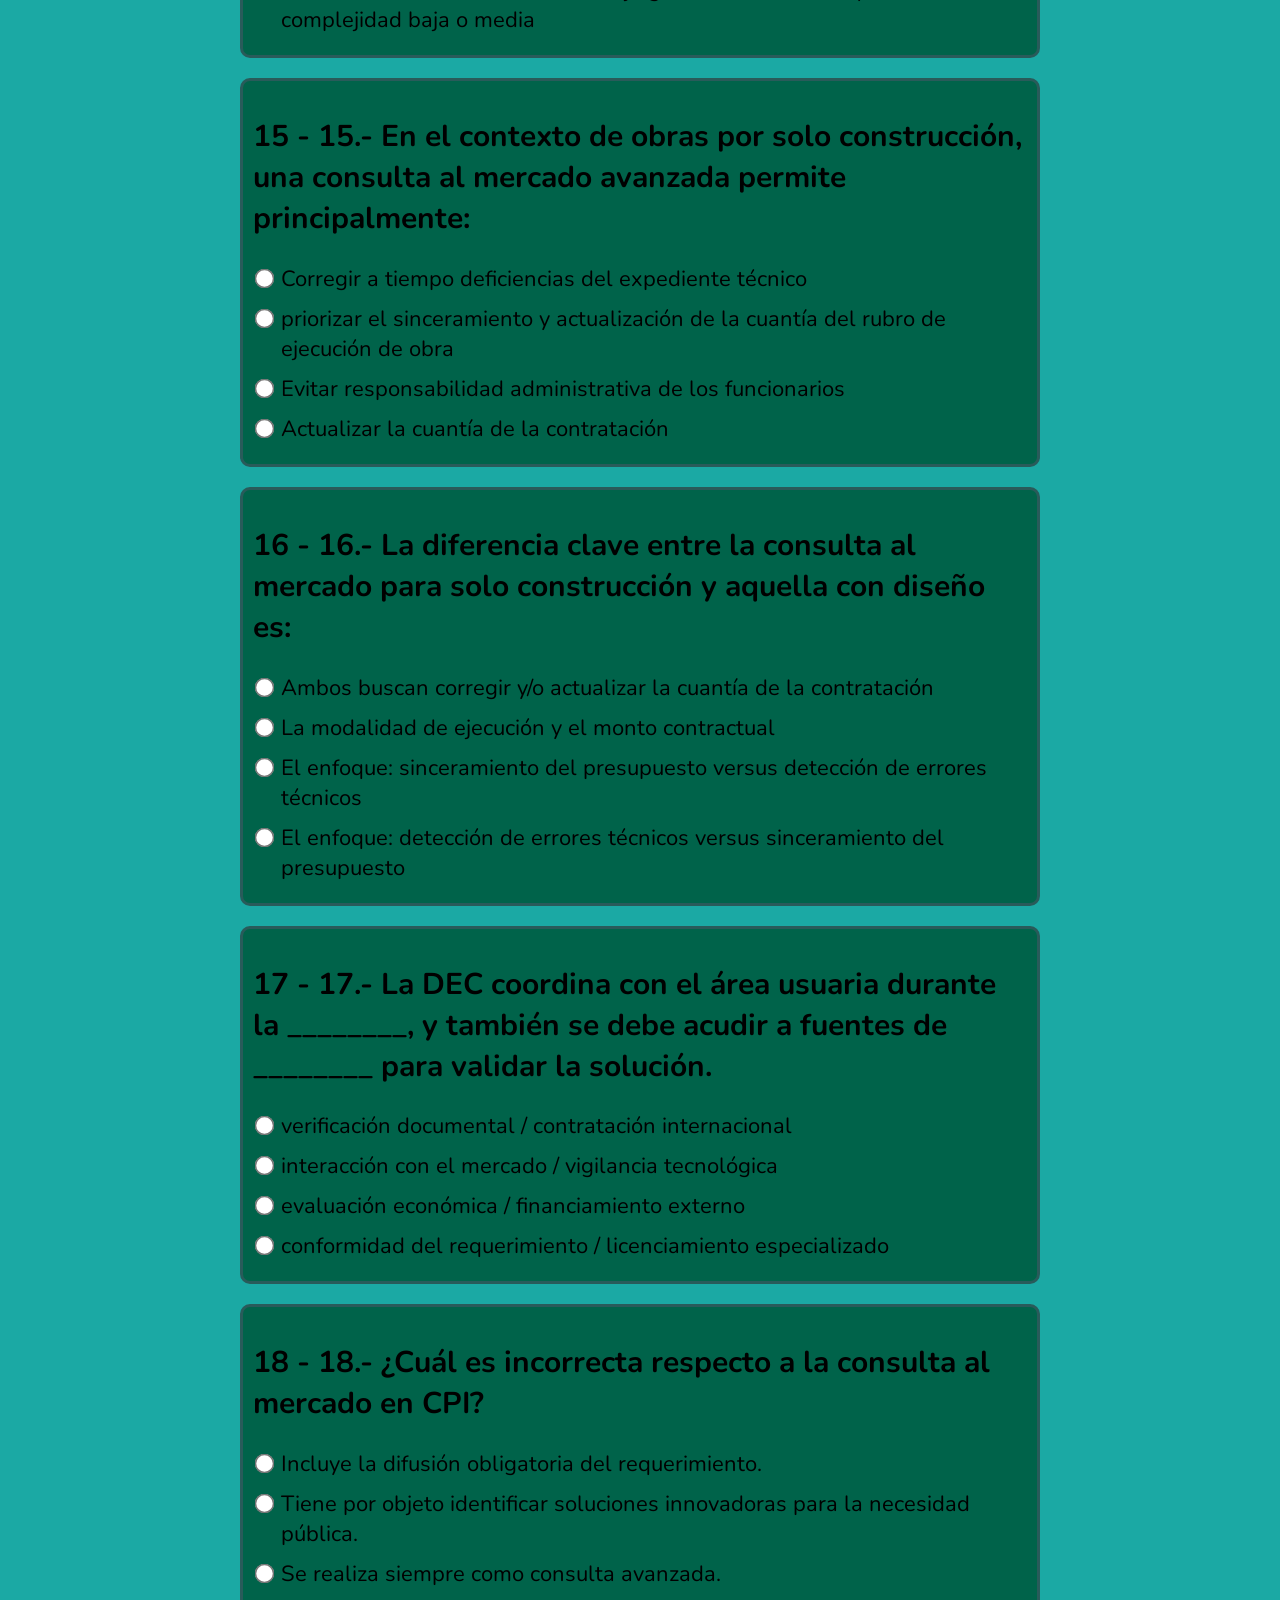
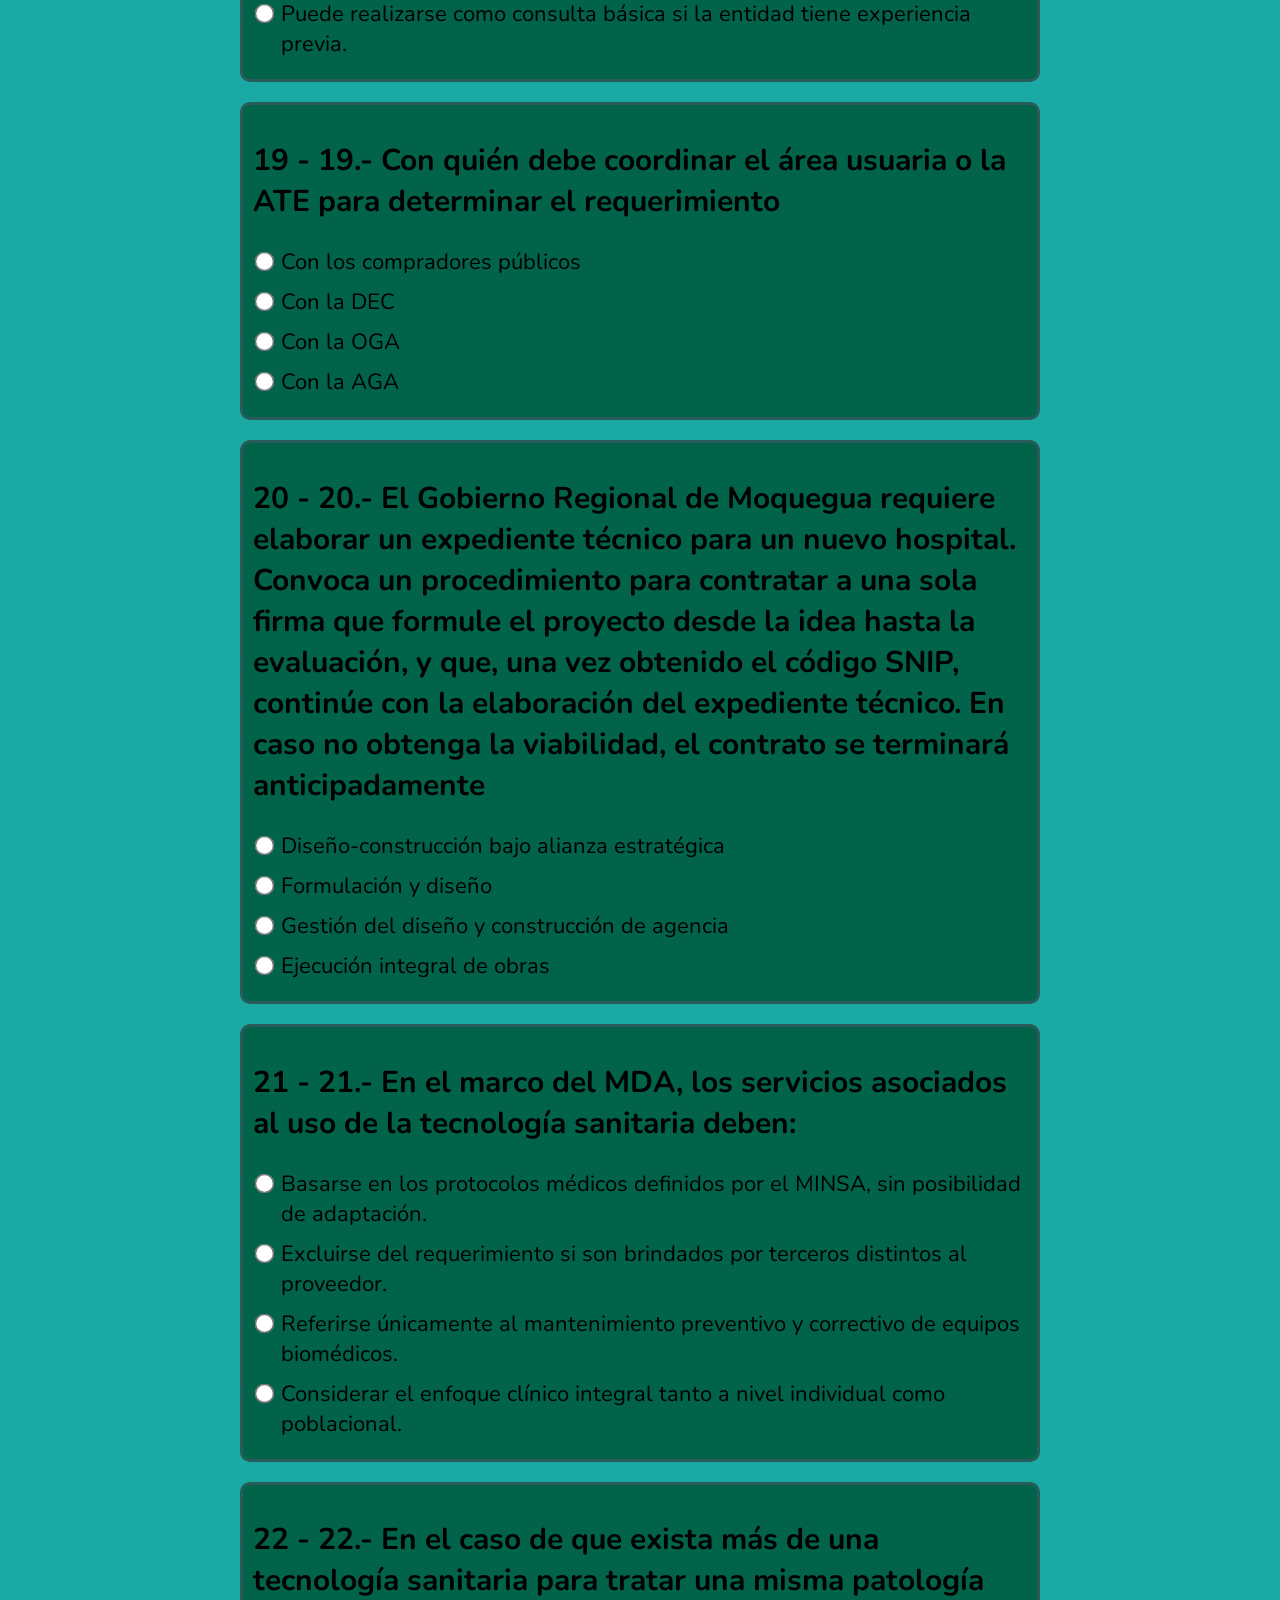
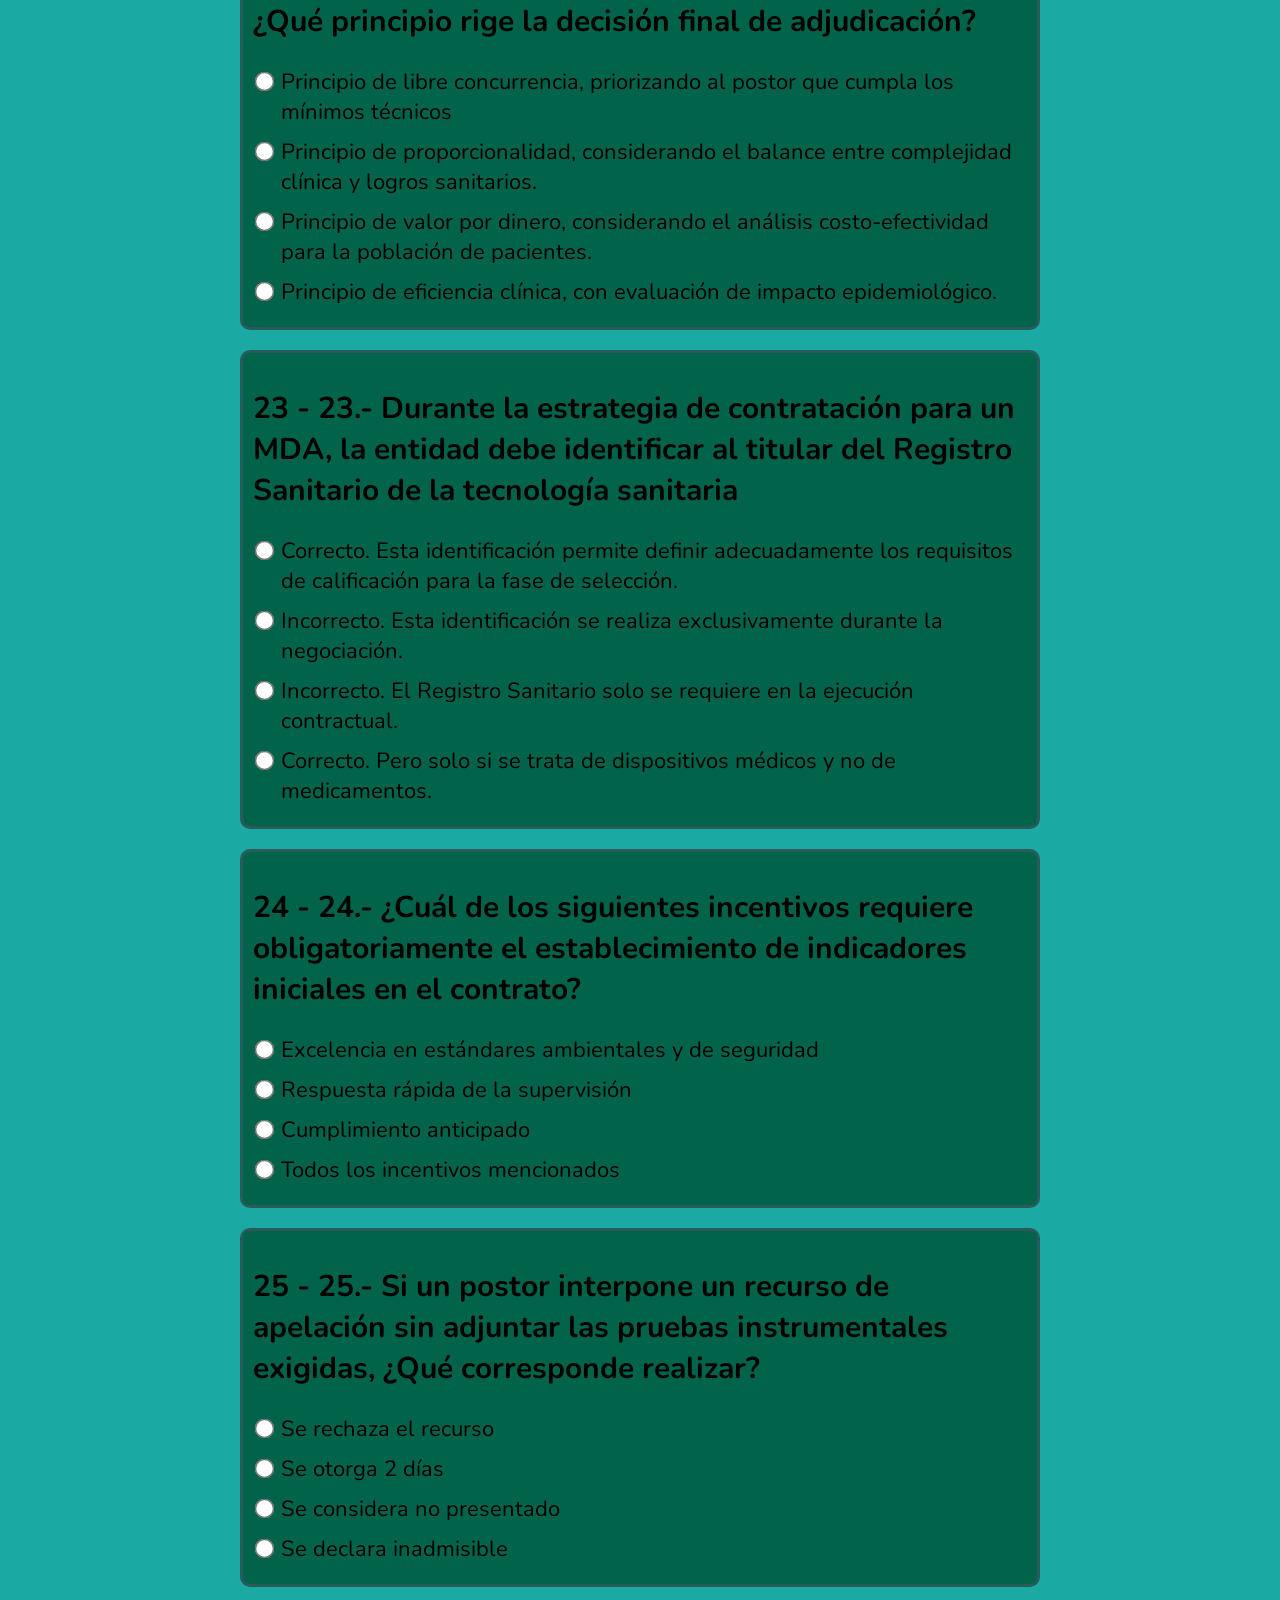
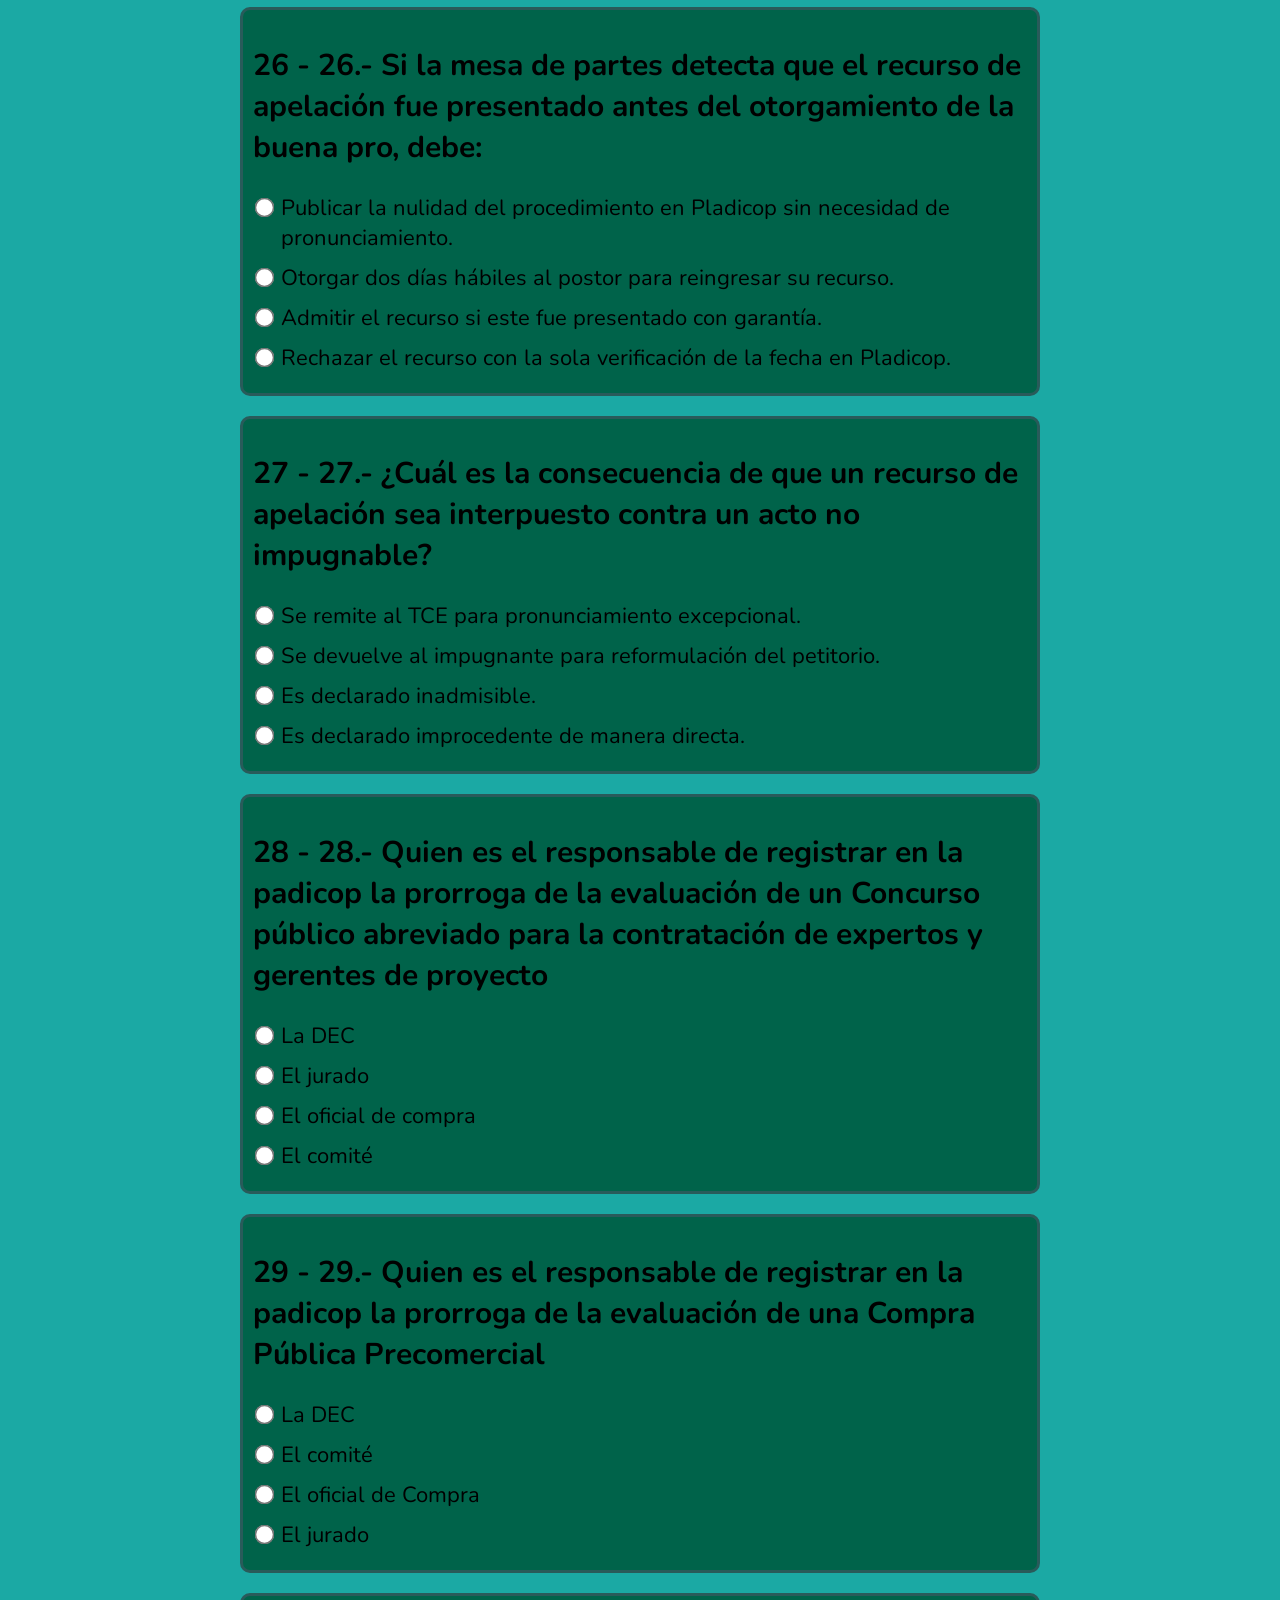
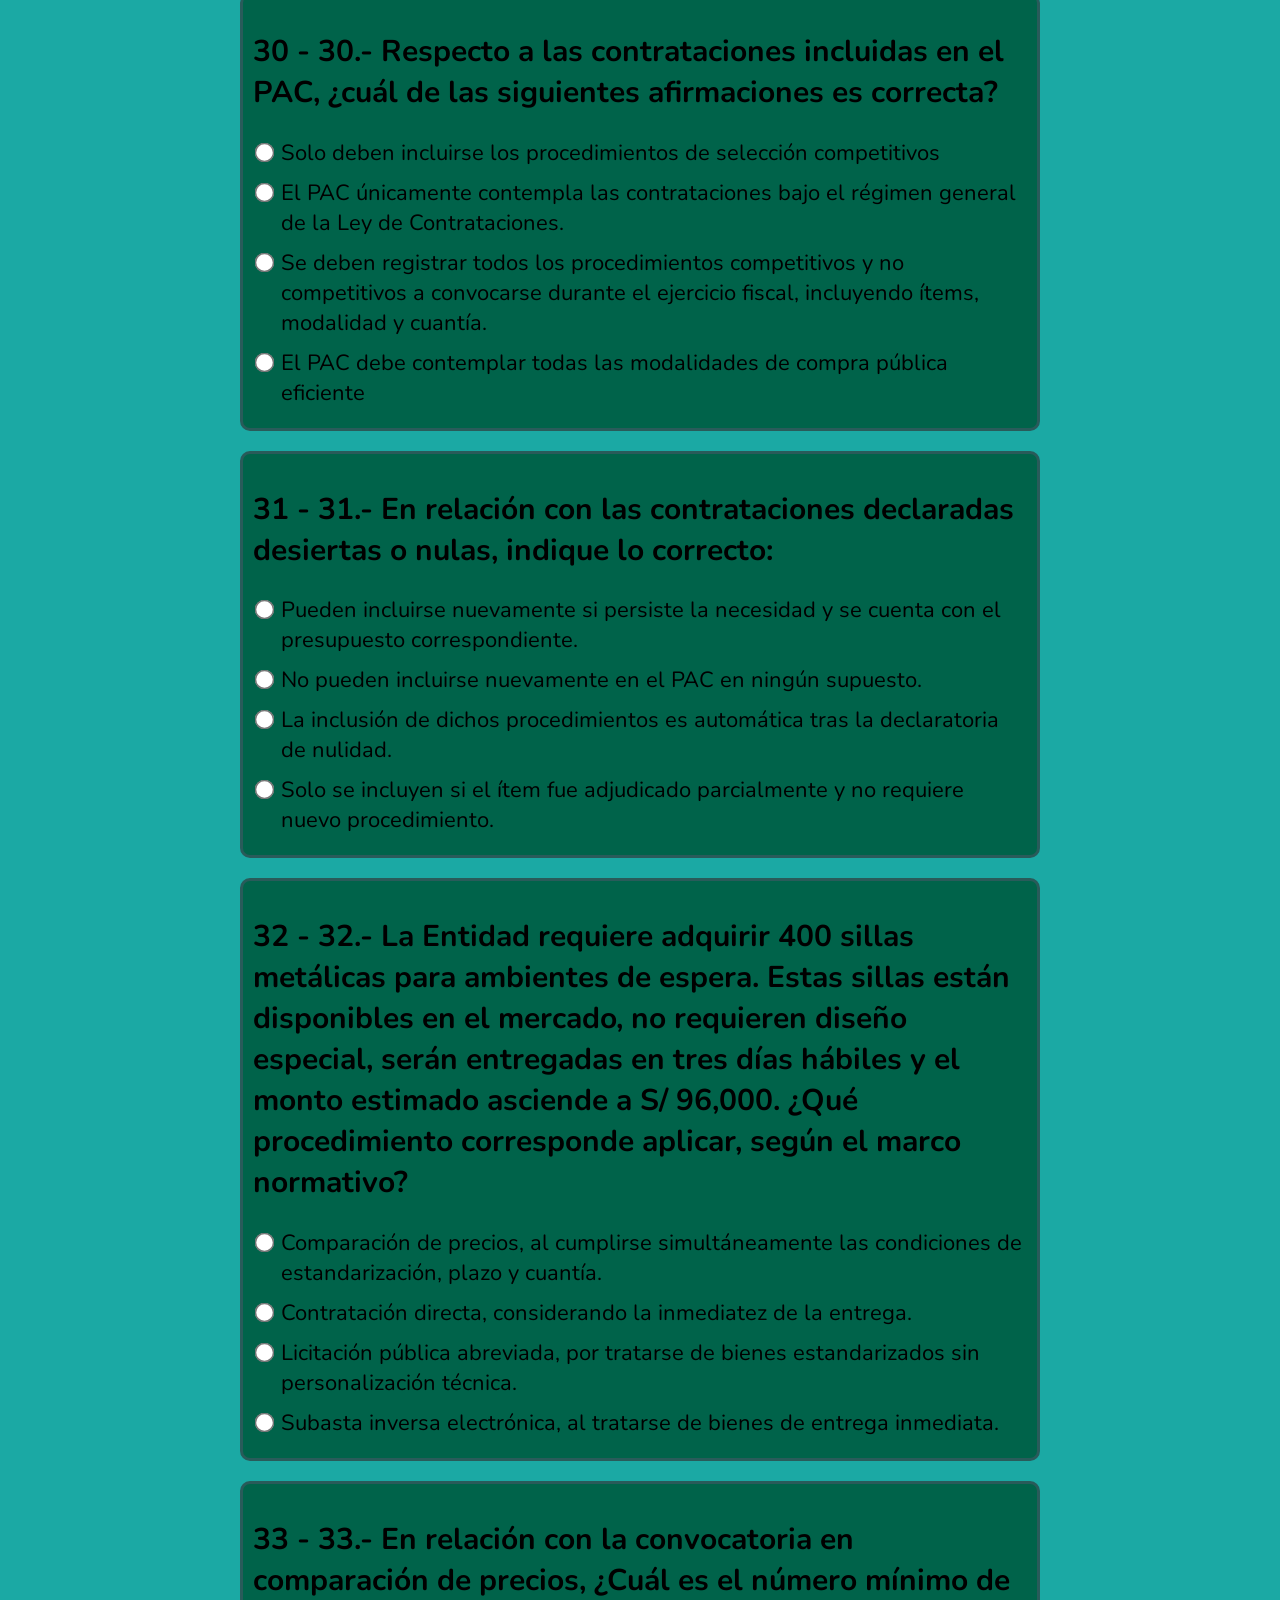
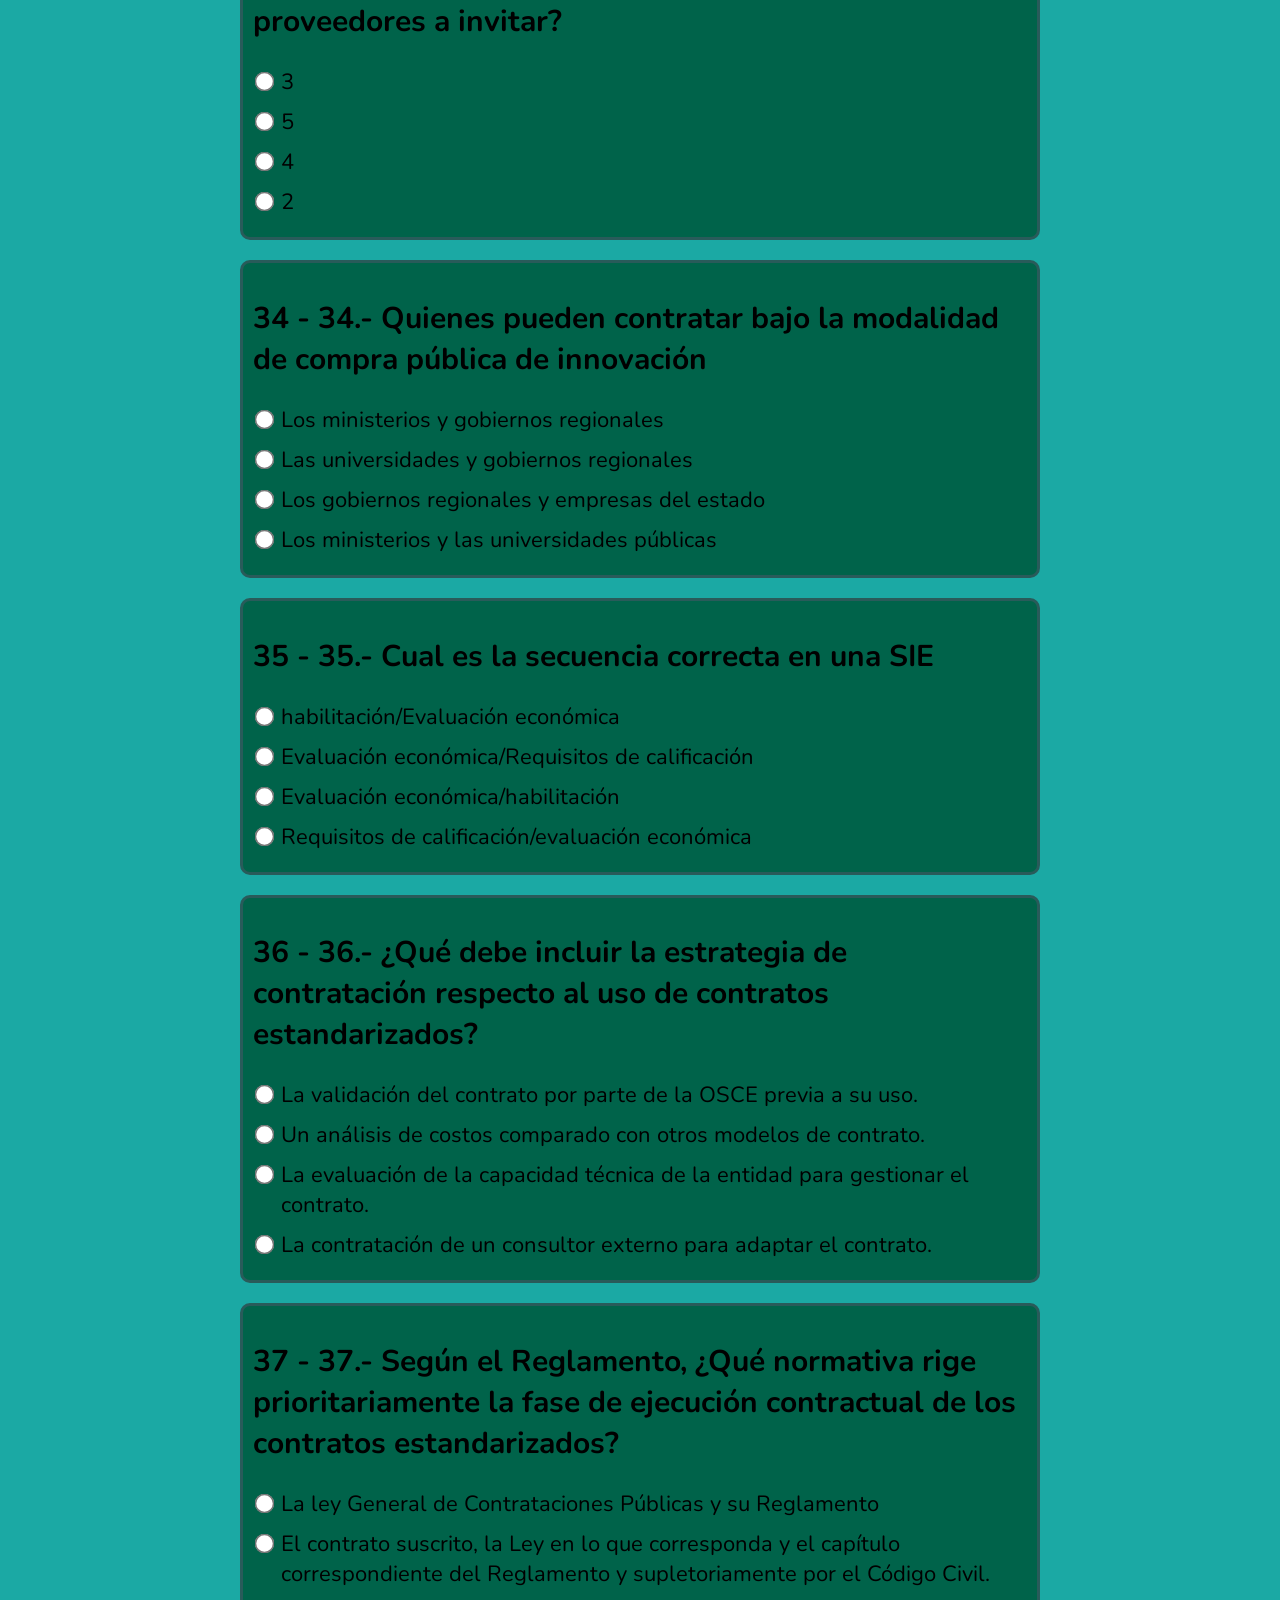
<file: COMPETENCIA_II/Competencia_2.html>
<!DOCTYPE html>
<html lang="es">
<head>
    <meta charset="UTF-8">
    <meta http-equiv="X-UA-Compatible" content="IE=edge">
    <meta name="viewport" content="width=device-width, initial-scale=1.0">
    <link rel="stylesheet" href="estilo.css">
    <title>Certificacion OSCE</title>
	
	<style>
        /* Estilo para el cronómetro */
        .cronometro {
            font-size: 40px; /* Tamaño de fuente más grande */
			color: #000000;
            font-weight: bold; /* Texto en negrita */
            text-align: center; /* Centrar el texto */
        }
		h5 {
            line-height: 0;
        }
    </style>
	
</head>
<body onload="iniciar()">

<div class="cronometro" id="cronometro">00:00:00</div>

    <script>
        let tiempoInicio;
        let cronometroActivo;
        let tiempoPasado = 0;

        function iniciar() {
            if (!cronometroActivo) {
                tiempoInicio = Date.now() - tiempoPasado;
                cronometroActivo = setInterval(actualizarCronometro, 1000);
            }
        }

        function detener() {
            clearInterval(cronometroActivo);
            cronometroActivo = false;
        }

        function reiniciar() {
            detener();
            tiempoPasado = 0;
            actualizarCronometro();
        }

        function actualizarCronometro() {
            const tiempoTranscurrido = Date.now() - tiempoInicio;
            tiempoPasado = tiempoTranscurrido;

            const segundos = Math.floor(tiempoTranscurrido / 1000) % 60;
            const minutos = Math.floor(tiempoTranscurrido / 1000 / 60) % 60;
            const horas = Math.floor(tiempoTranscurrido / 1000 / 60 / 60);

            const tiempoFormateado = `${agregarCero(horas)}:${agregarCero(minutos)}:${agregarCero(segundos)}`;
            document.getElementById('cronometro').innerText = tiempoFormateado;
        }

        function agregarCero(numero) {
            if (numero < 10) {
                return '0' + numero;
            }
            return numero;
        }
    </script>

    <h1>BALOTARIO II: 72 PREGUNTAS PARA RESPONDER DE LA LEY DE CONTRATACIONES 32069</h1>
    
    <section id="juego">

    </section>

    <button id="corregir" class="btn btn-1">Corregir</button>
	
	<br>

    <button id="mostrarRespuestas" class="btn btn-1">Mostrar Respuestas</button>

        <br>

		<button onclick="window.location.href='../index.html'" class="btn btn-1">Regresar a Menu</button>
		
	<h5>Copyright​ Hunter 2024</h5>
	<h5>Si el propietario no le entrego este link favor salir o tendra que pagar el 10%</h5>
	<h5>de la UIT por usar este cuestionario - WhatsApp 956038137 solo para pagos</h5>

    <script src="app.js"></script>
</body>
</html>
</file>
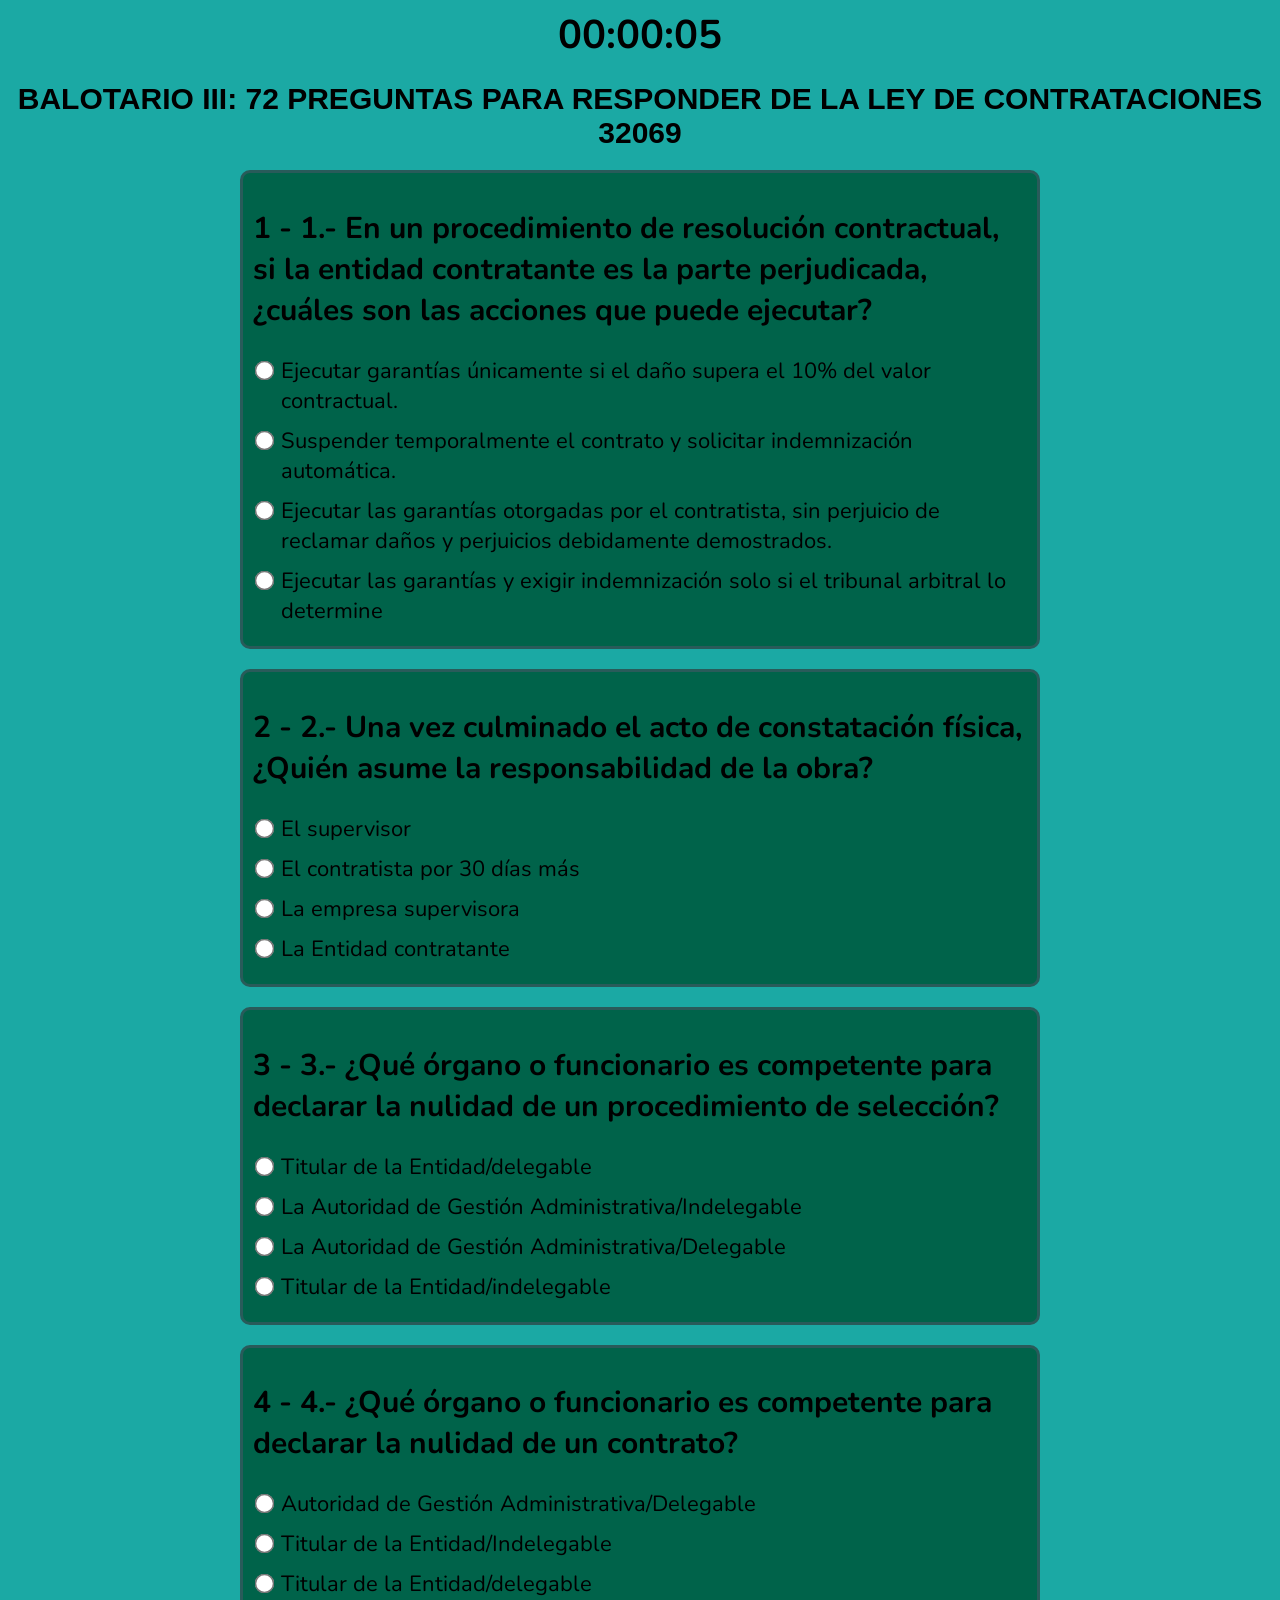
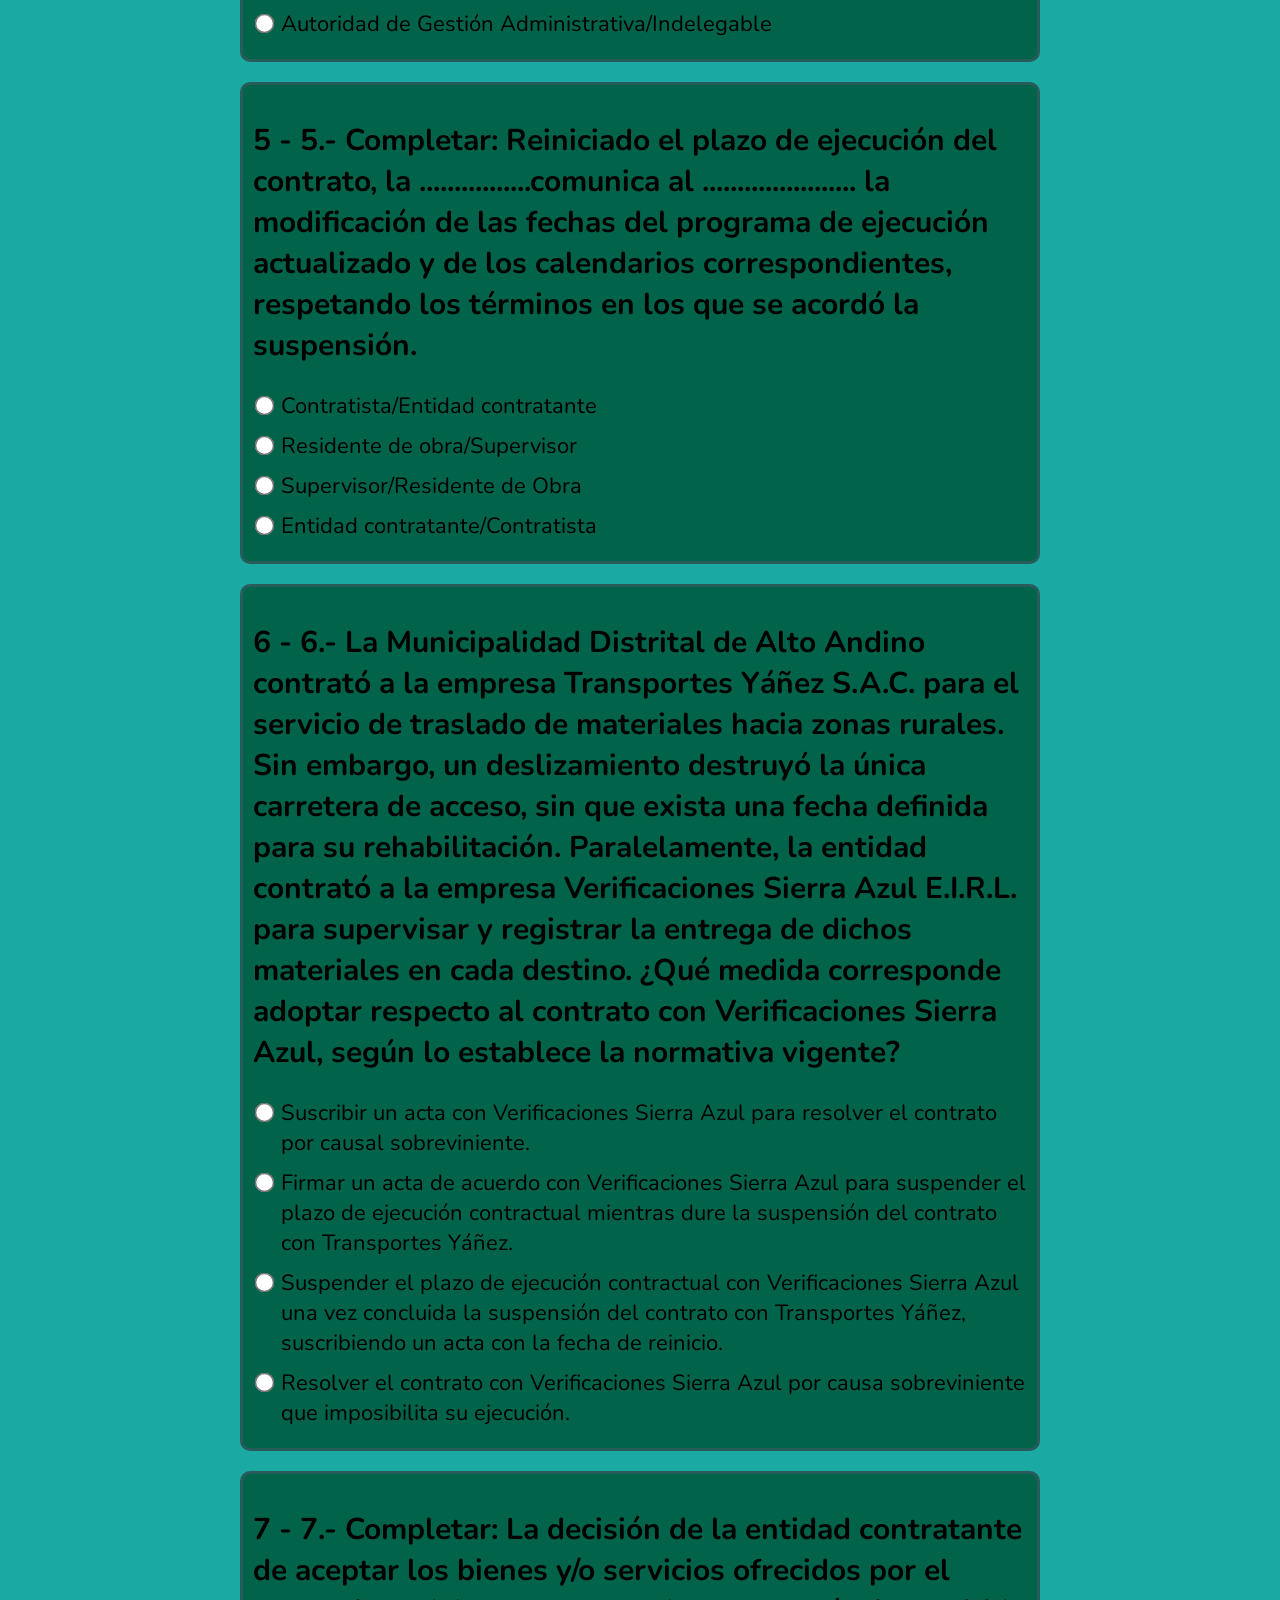
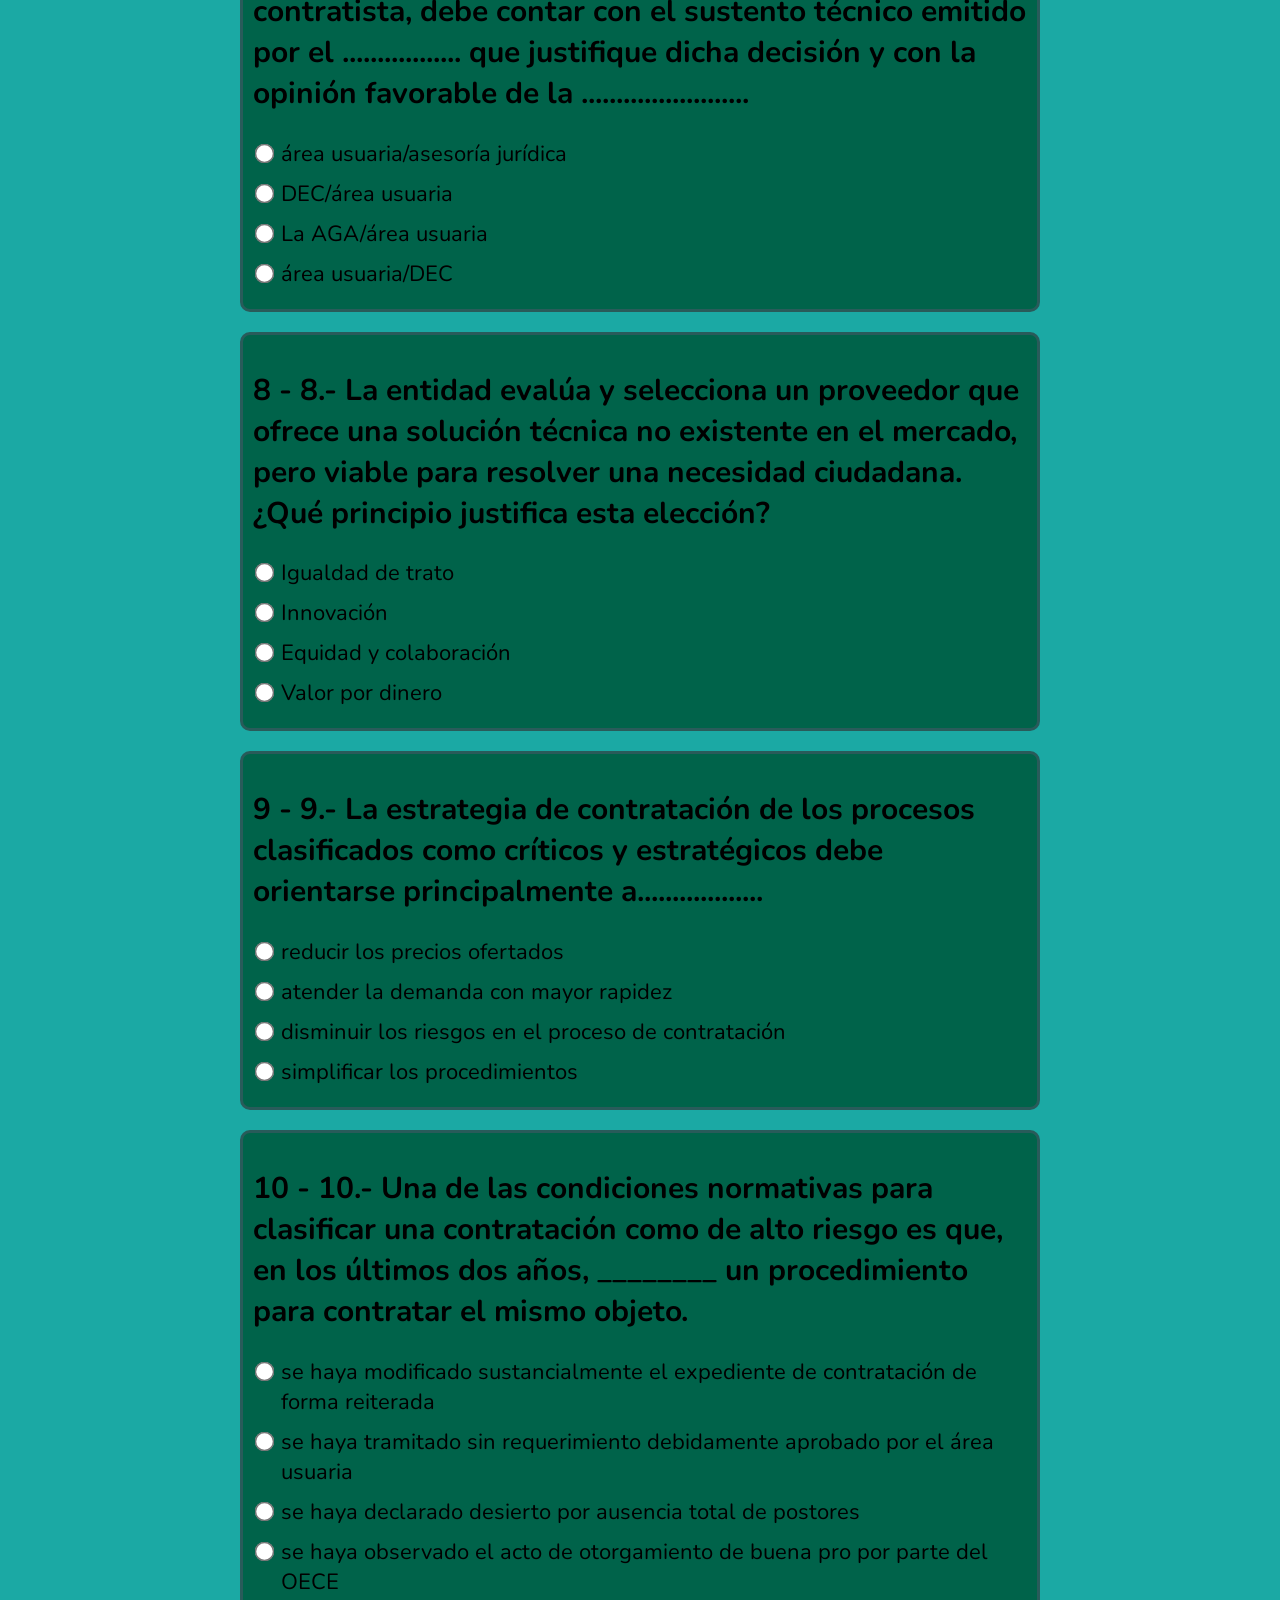
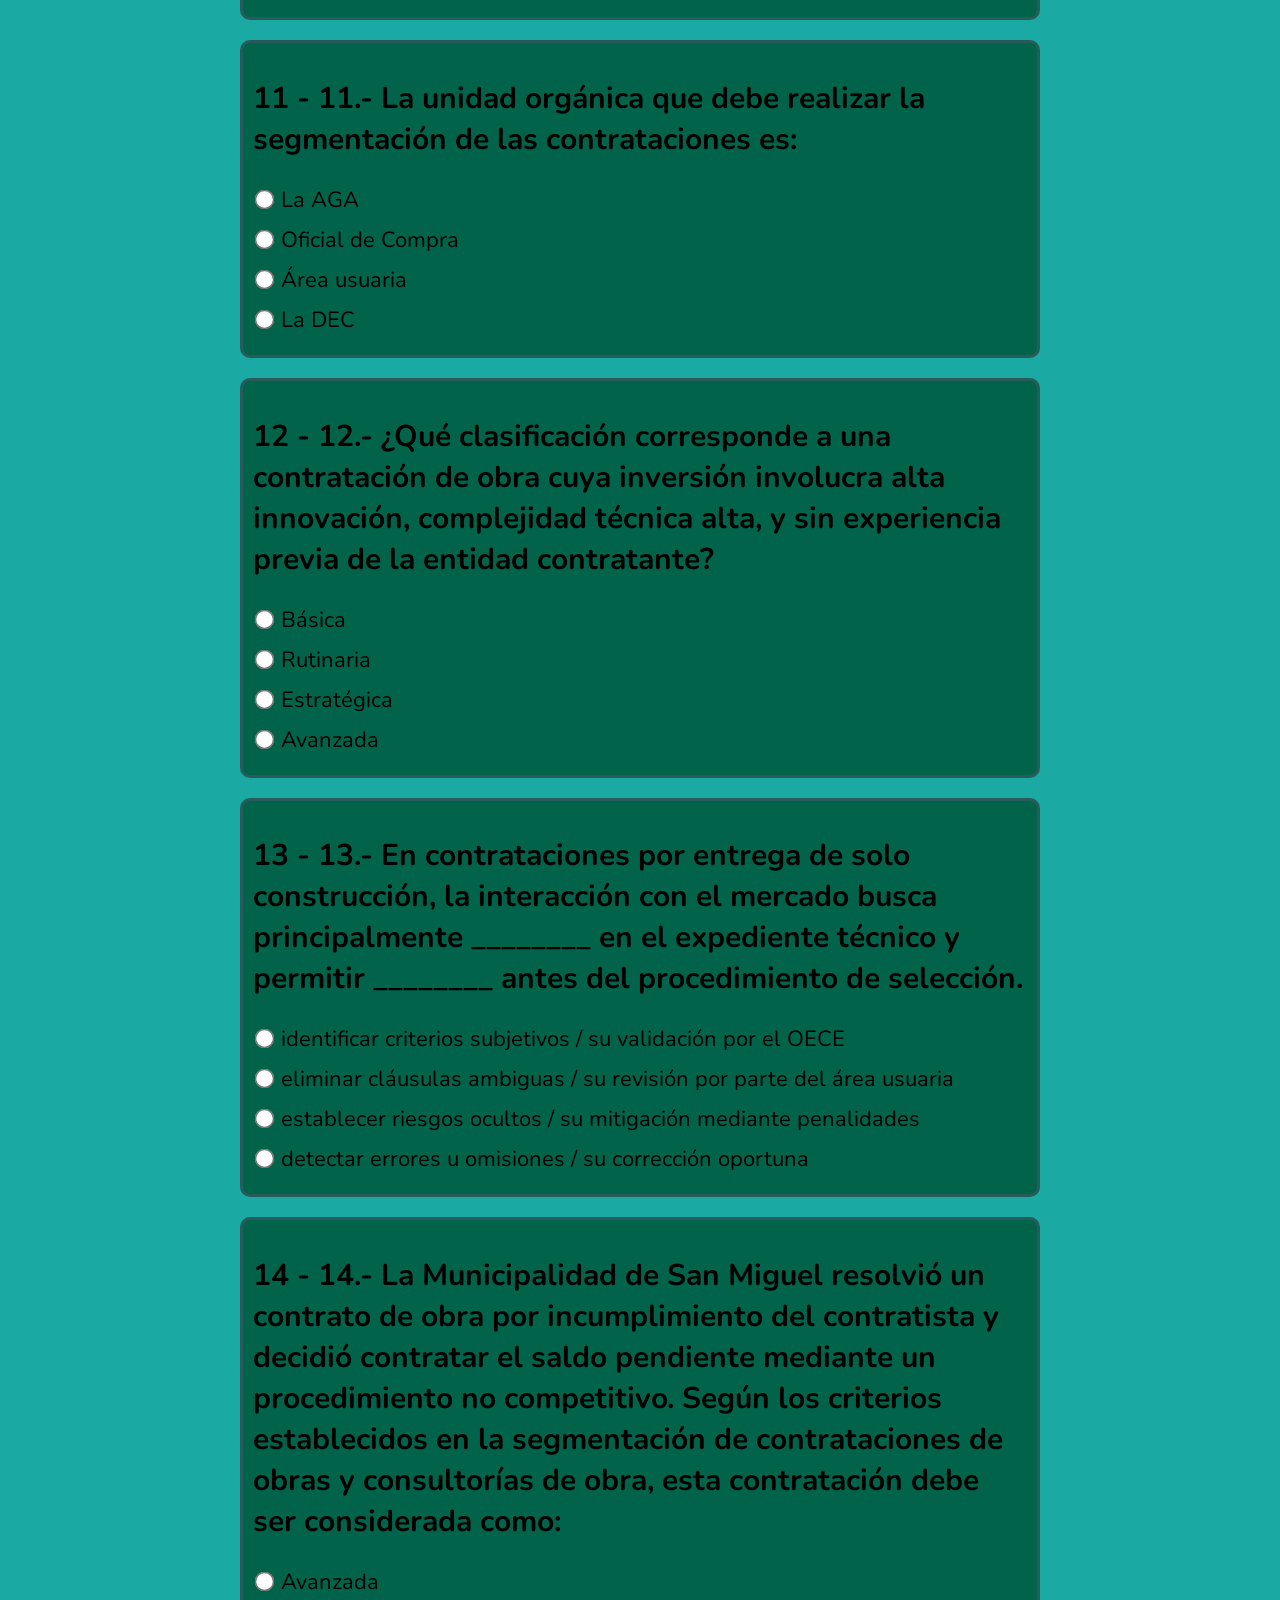
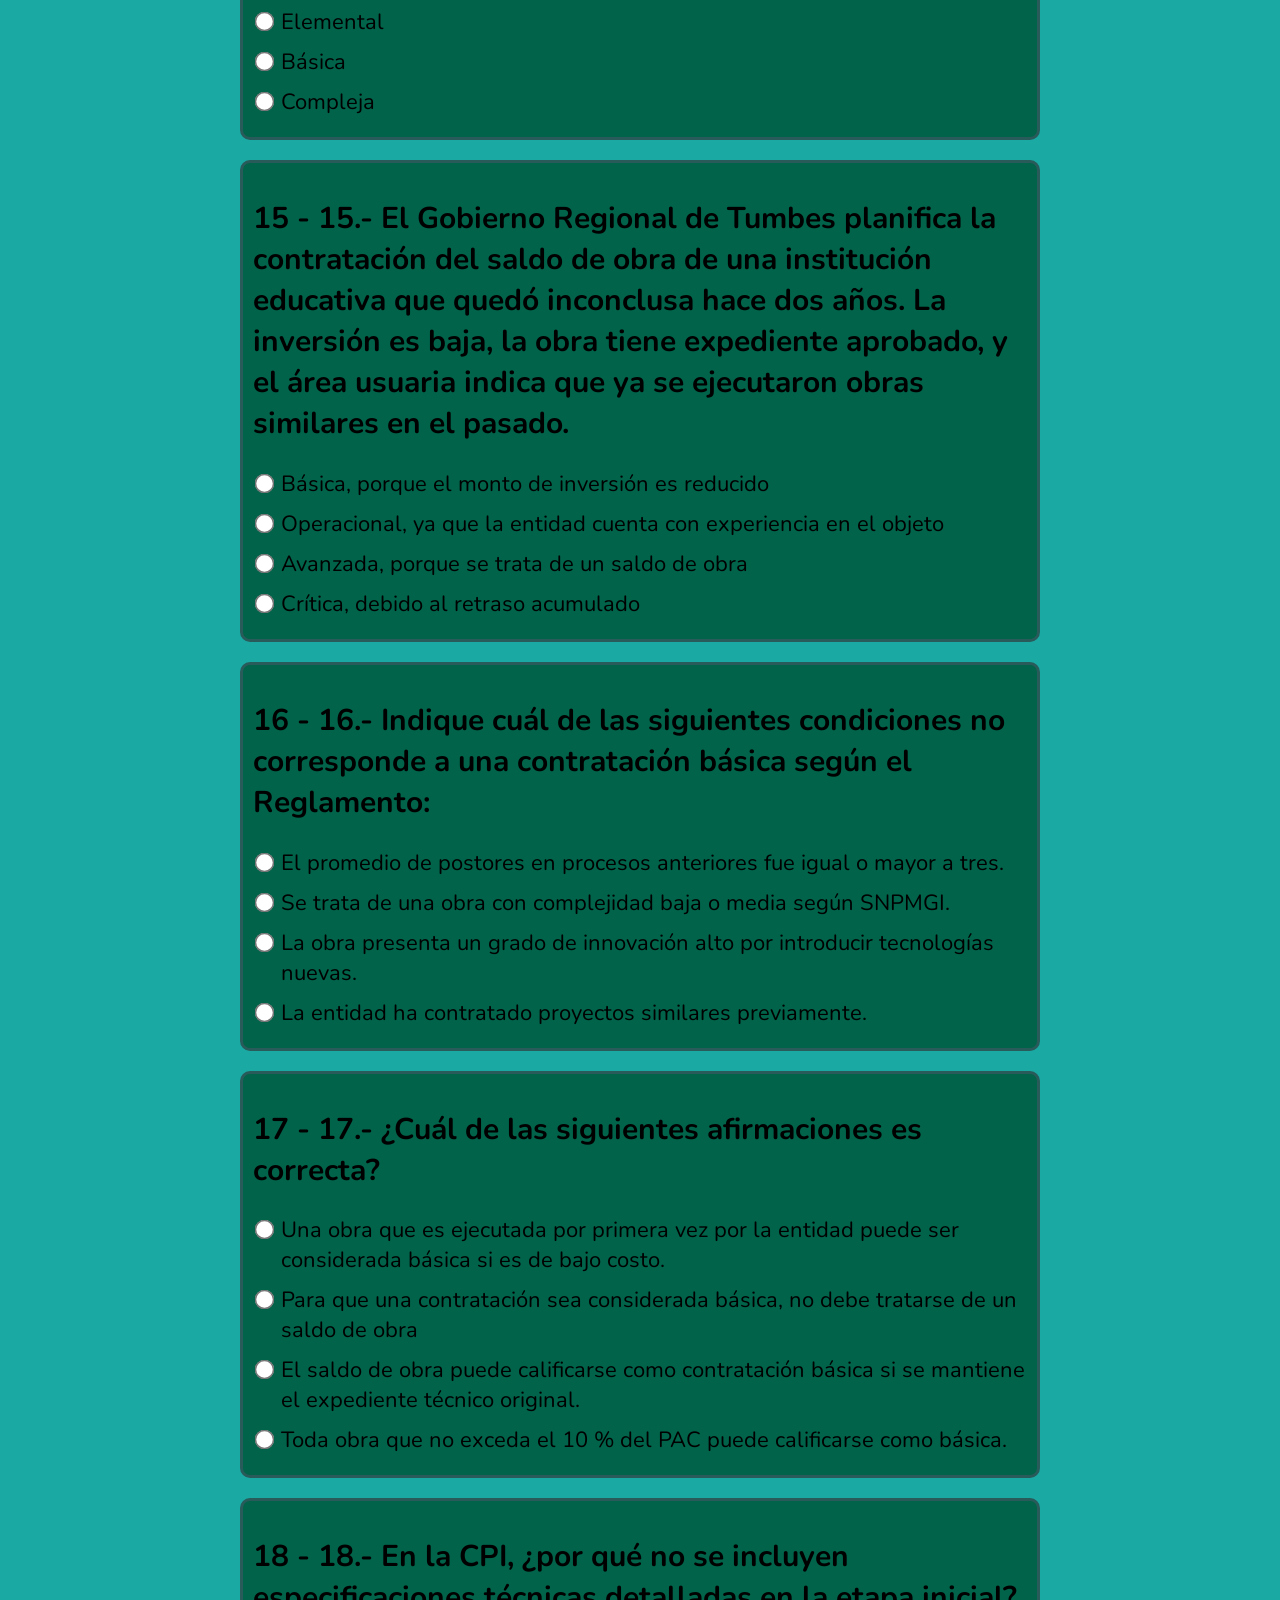
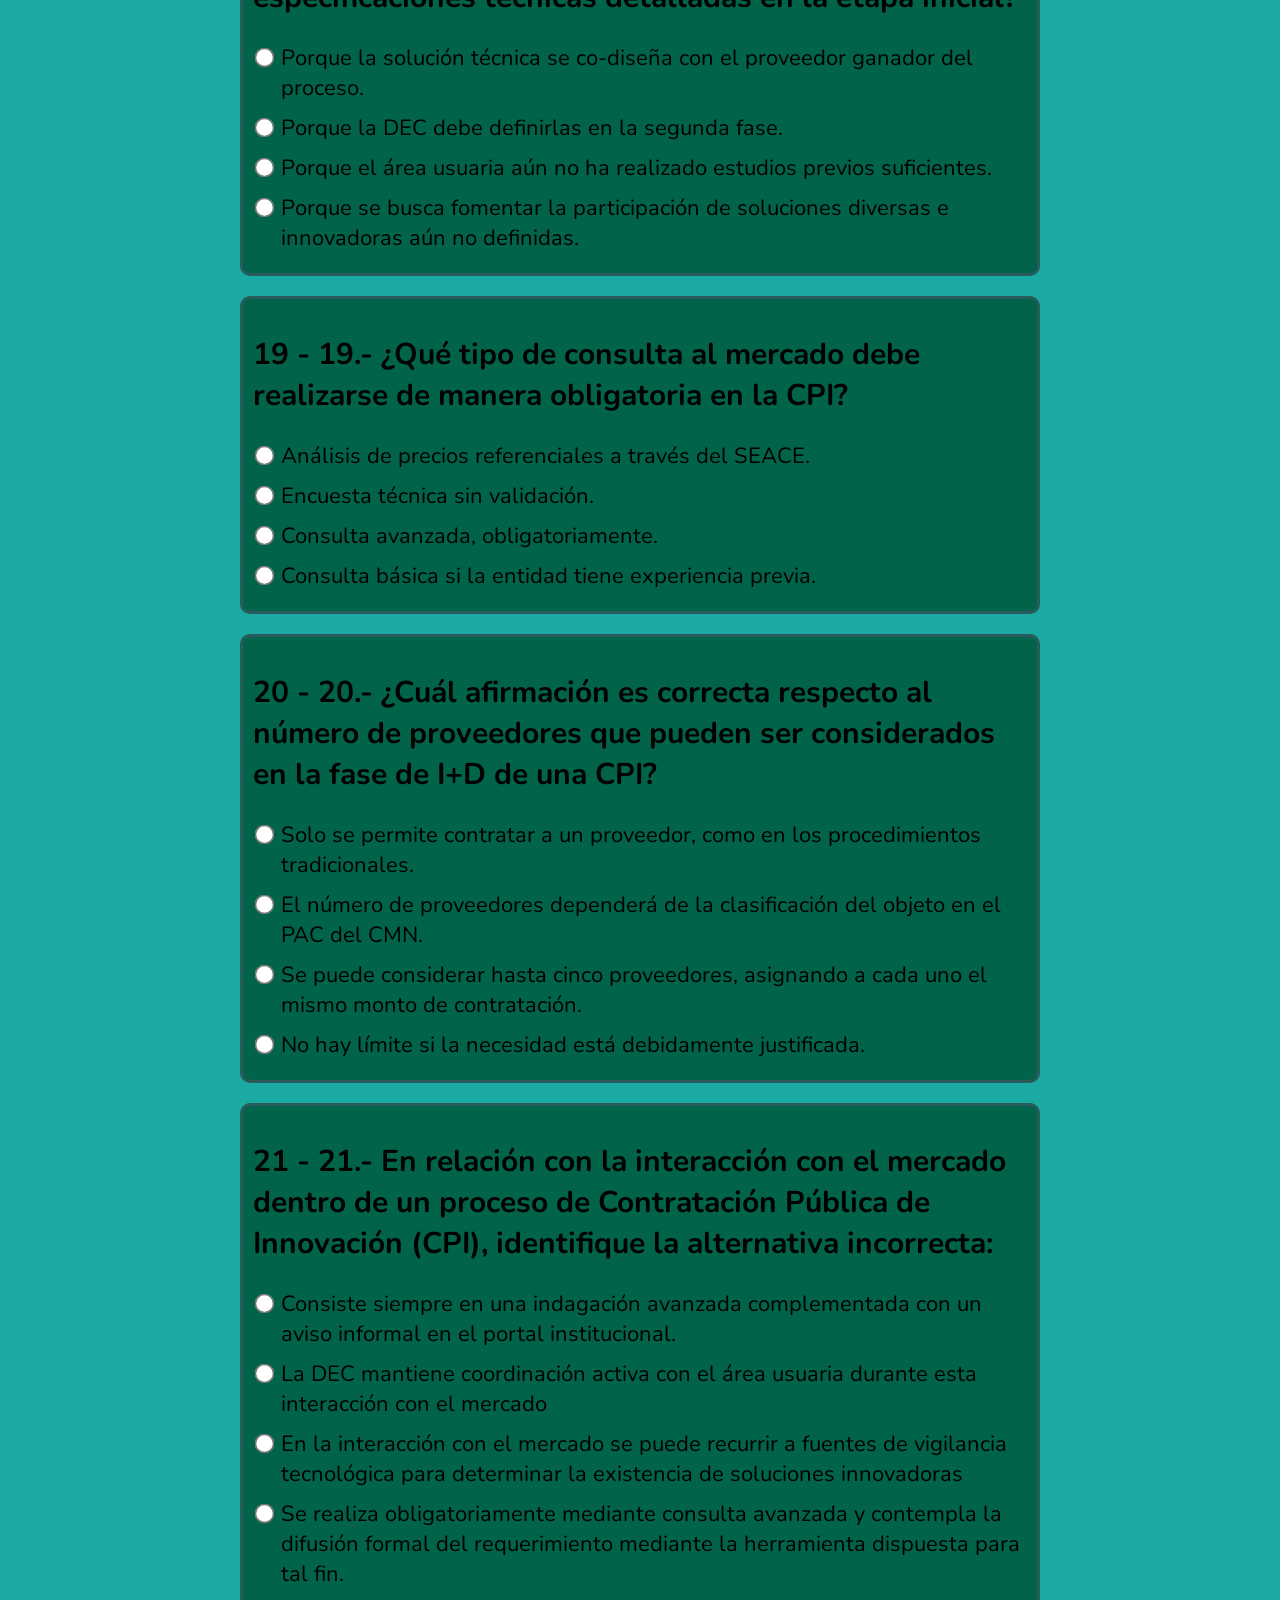
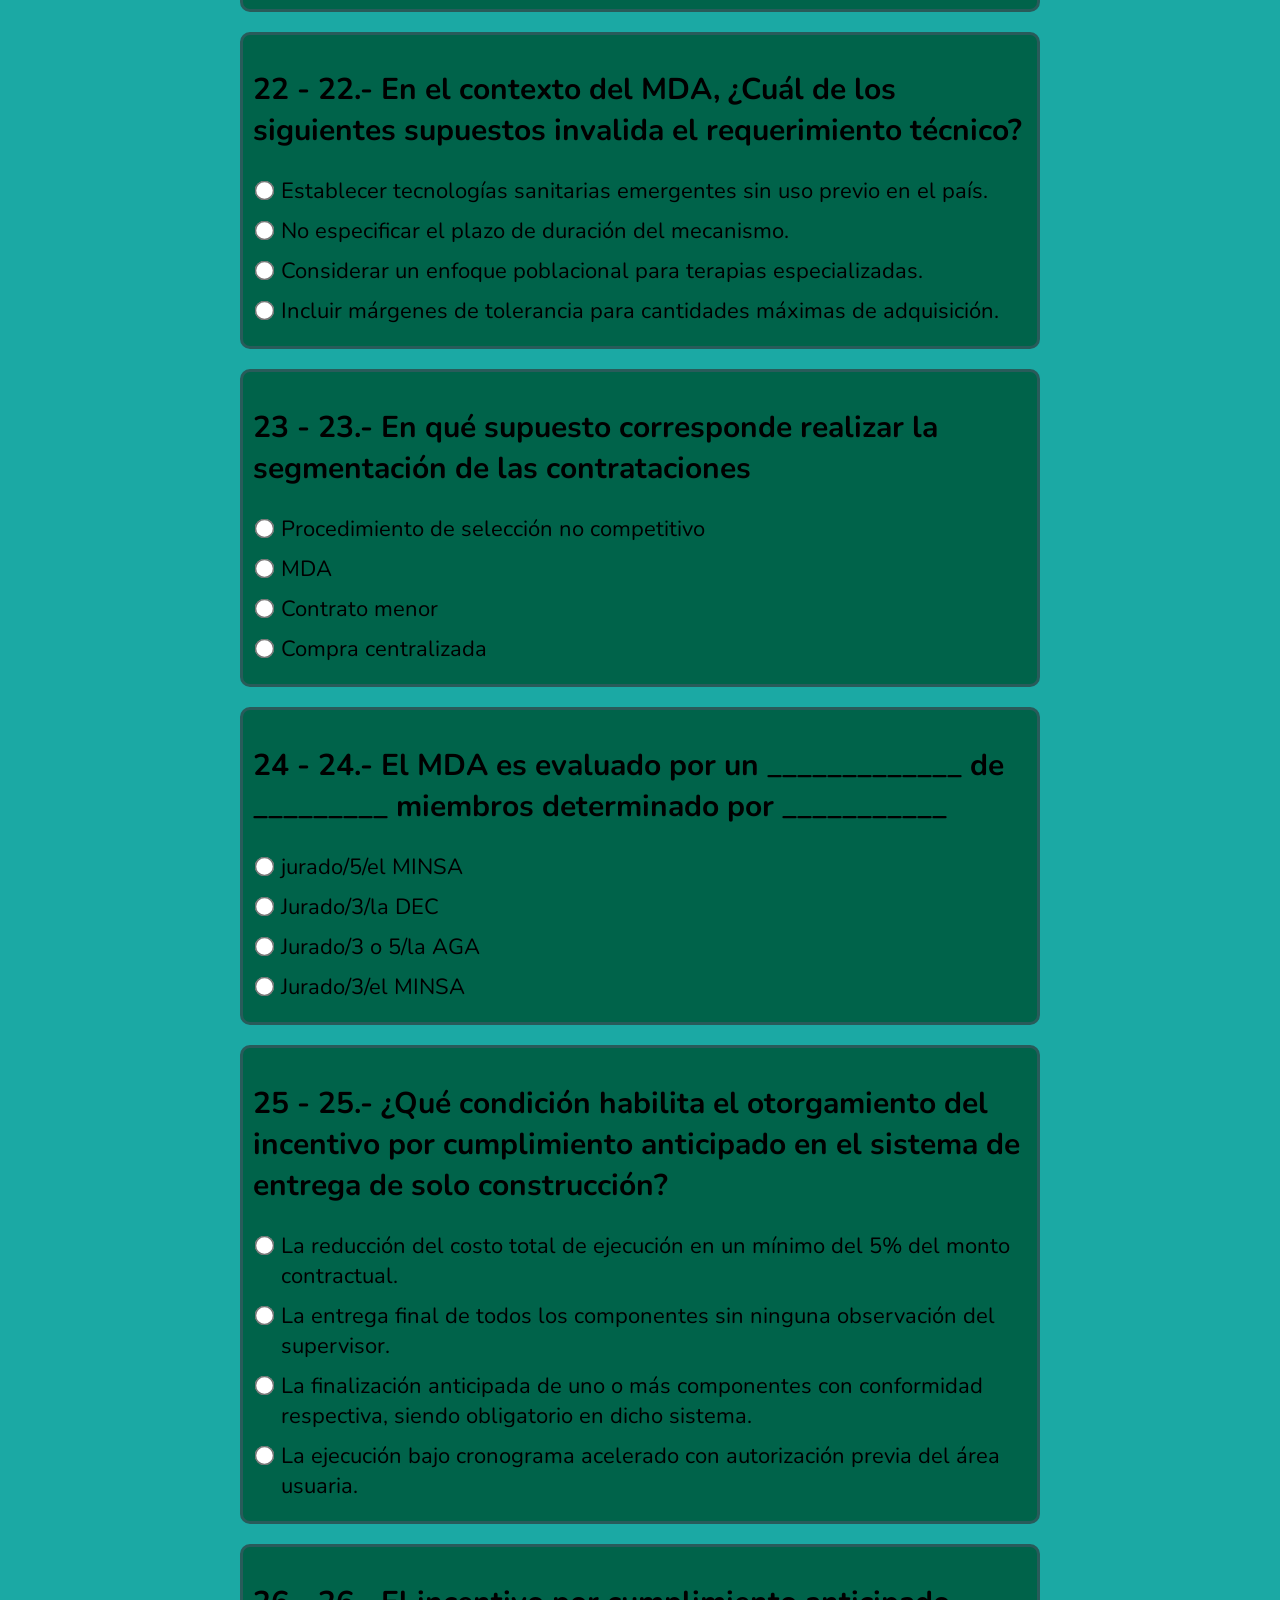
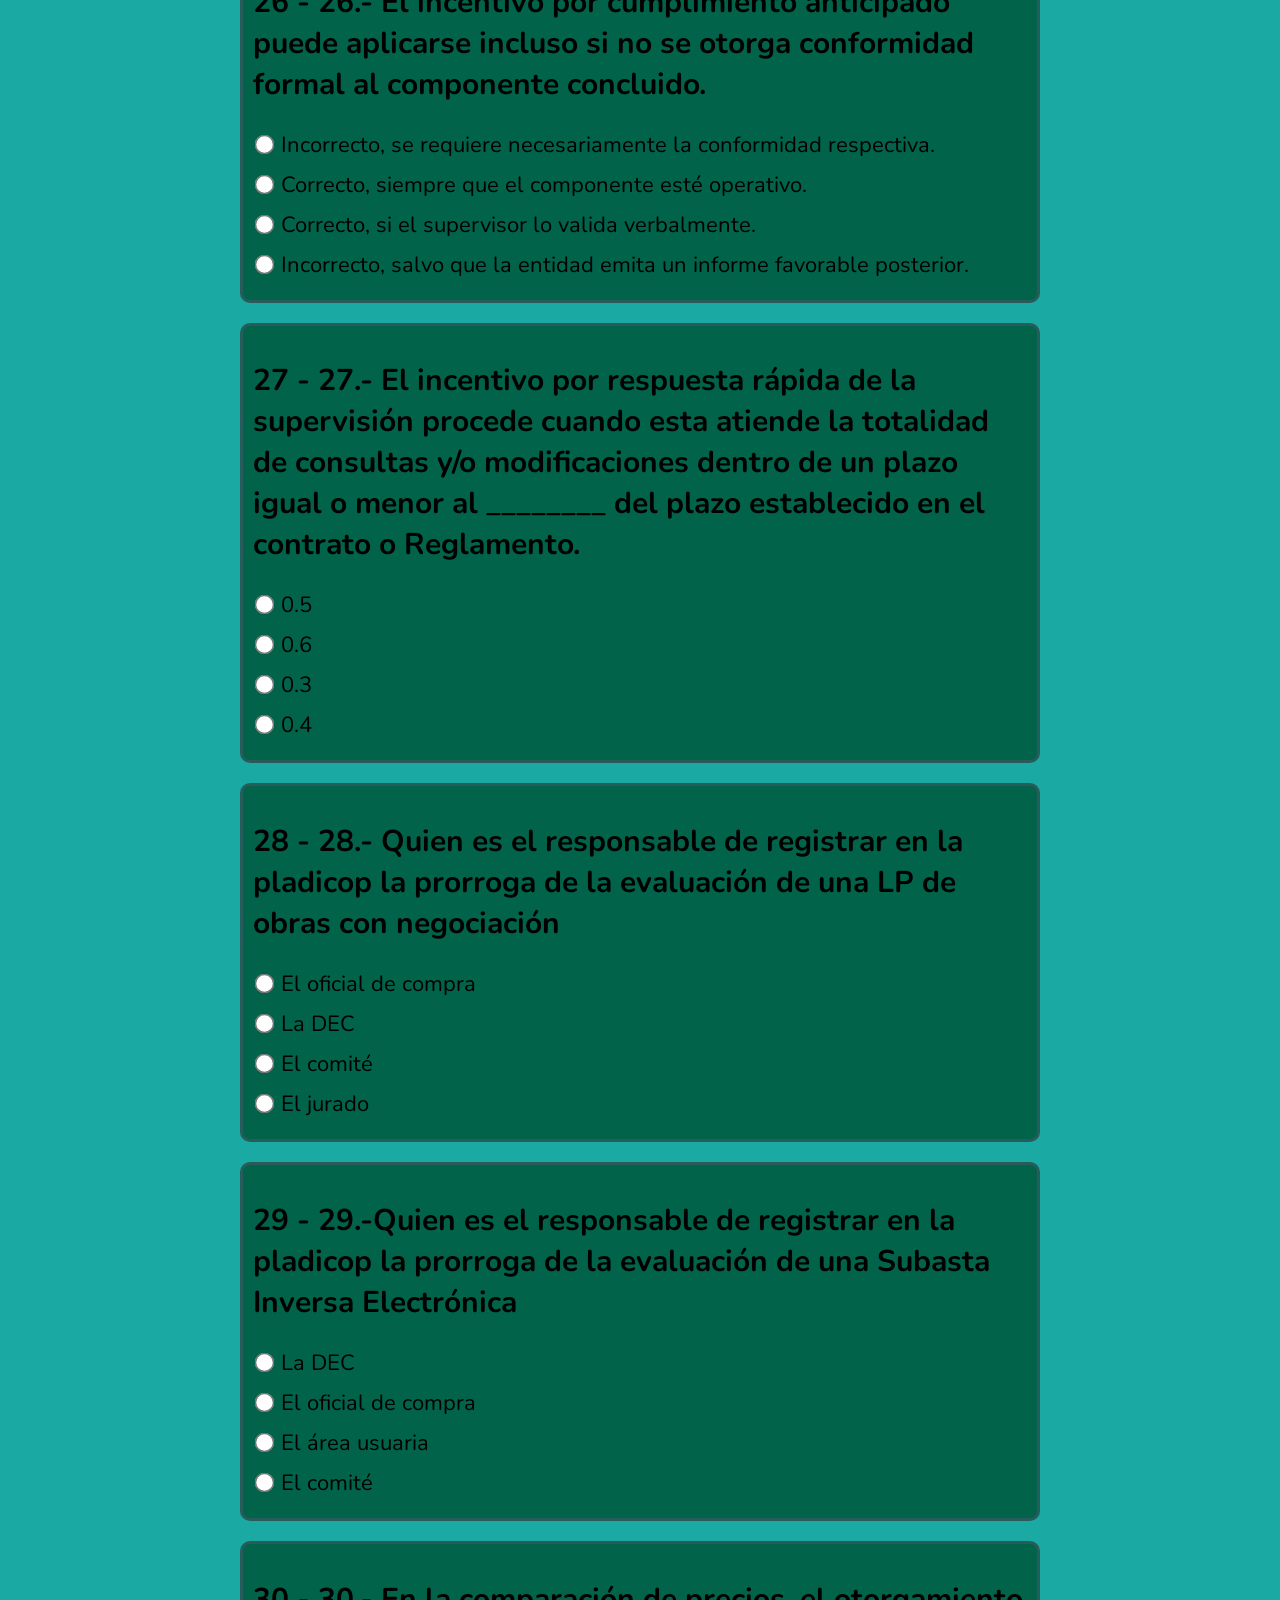
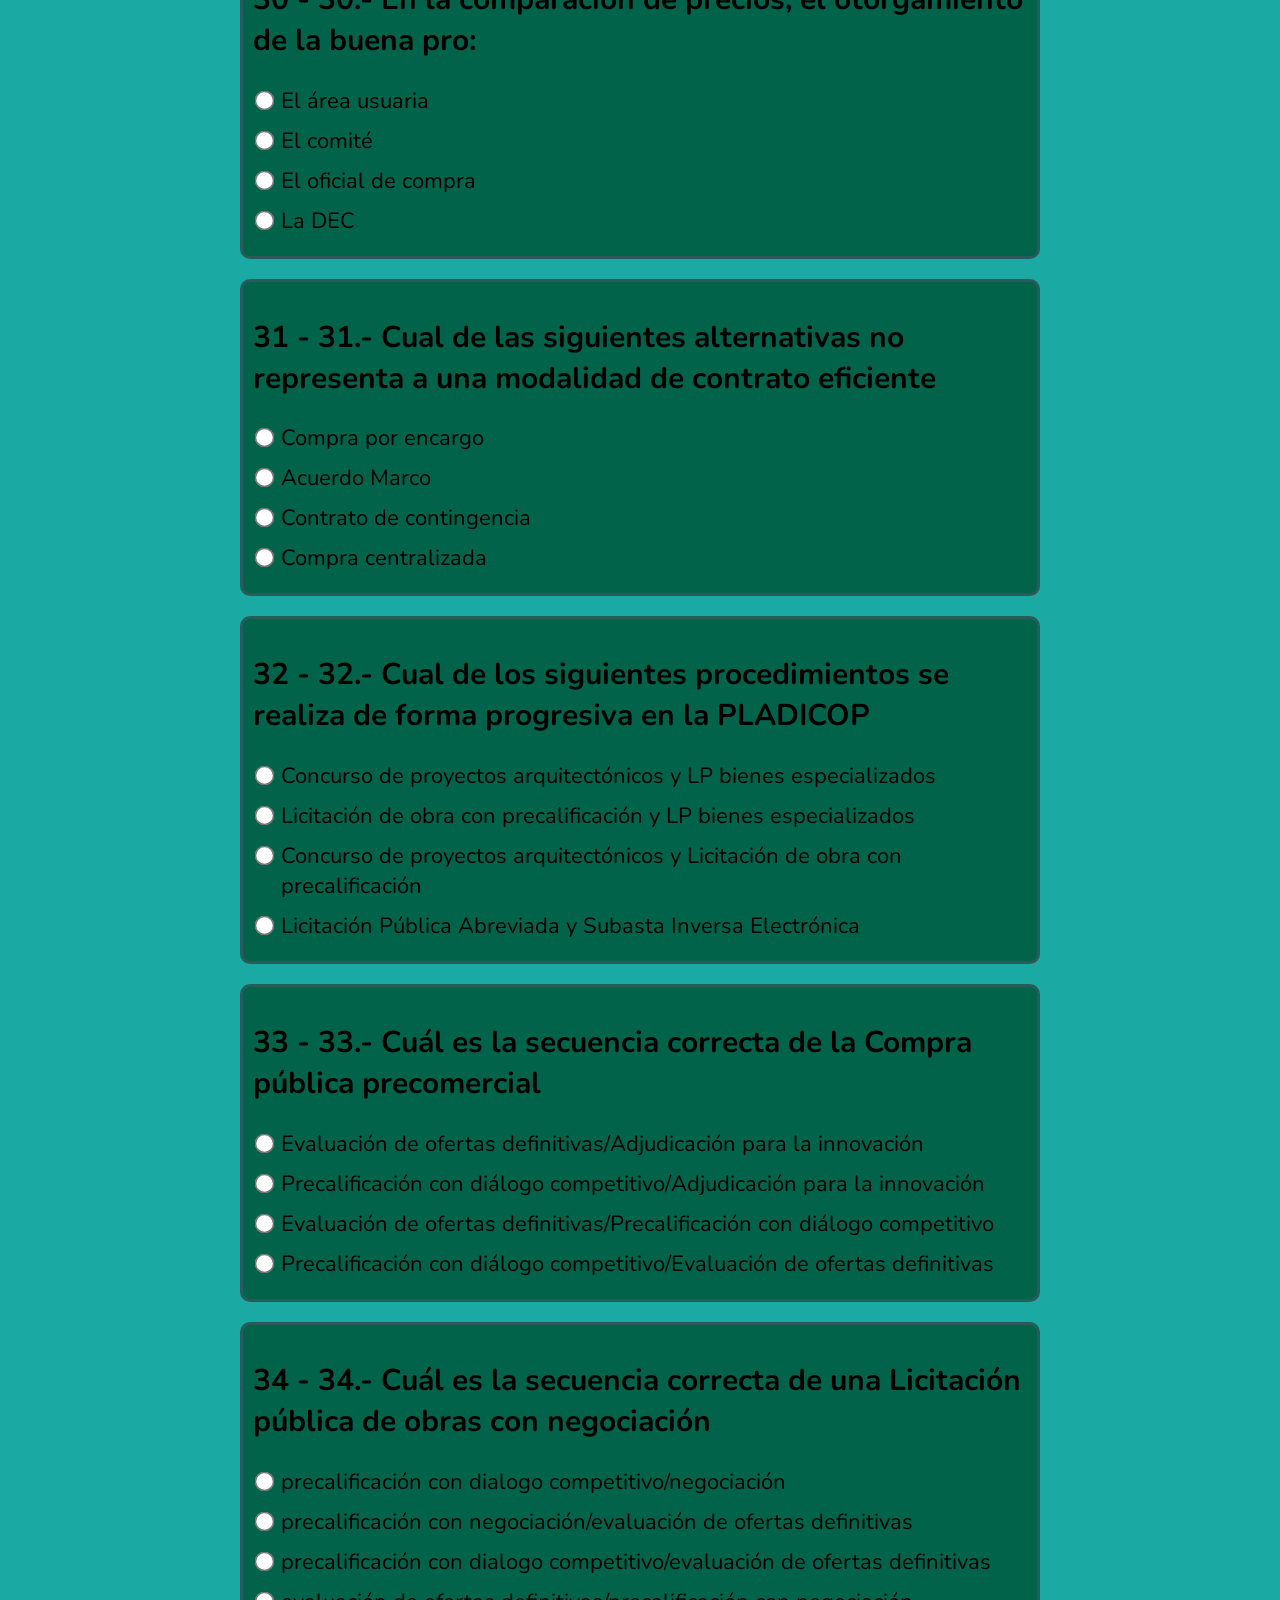
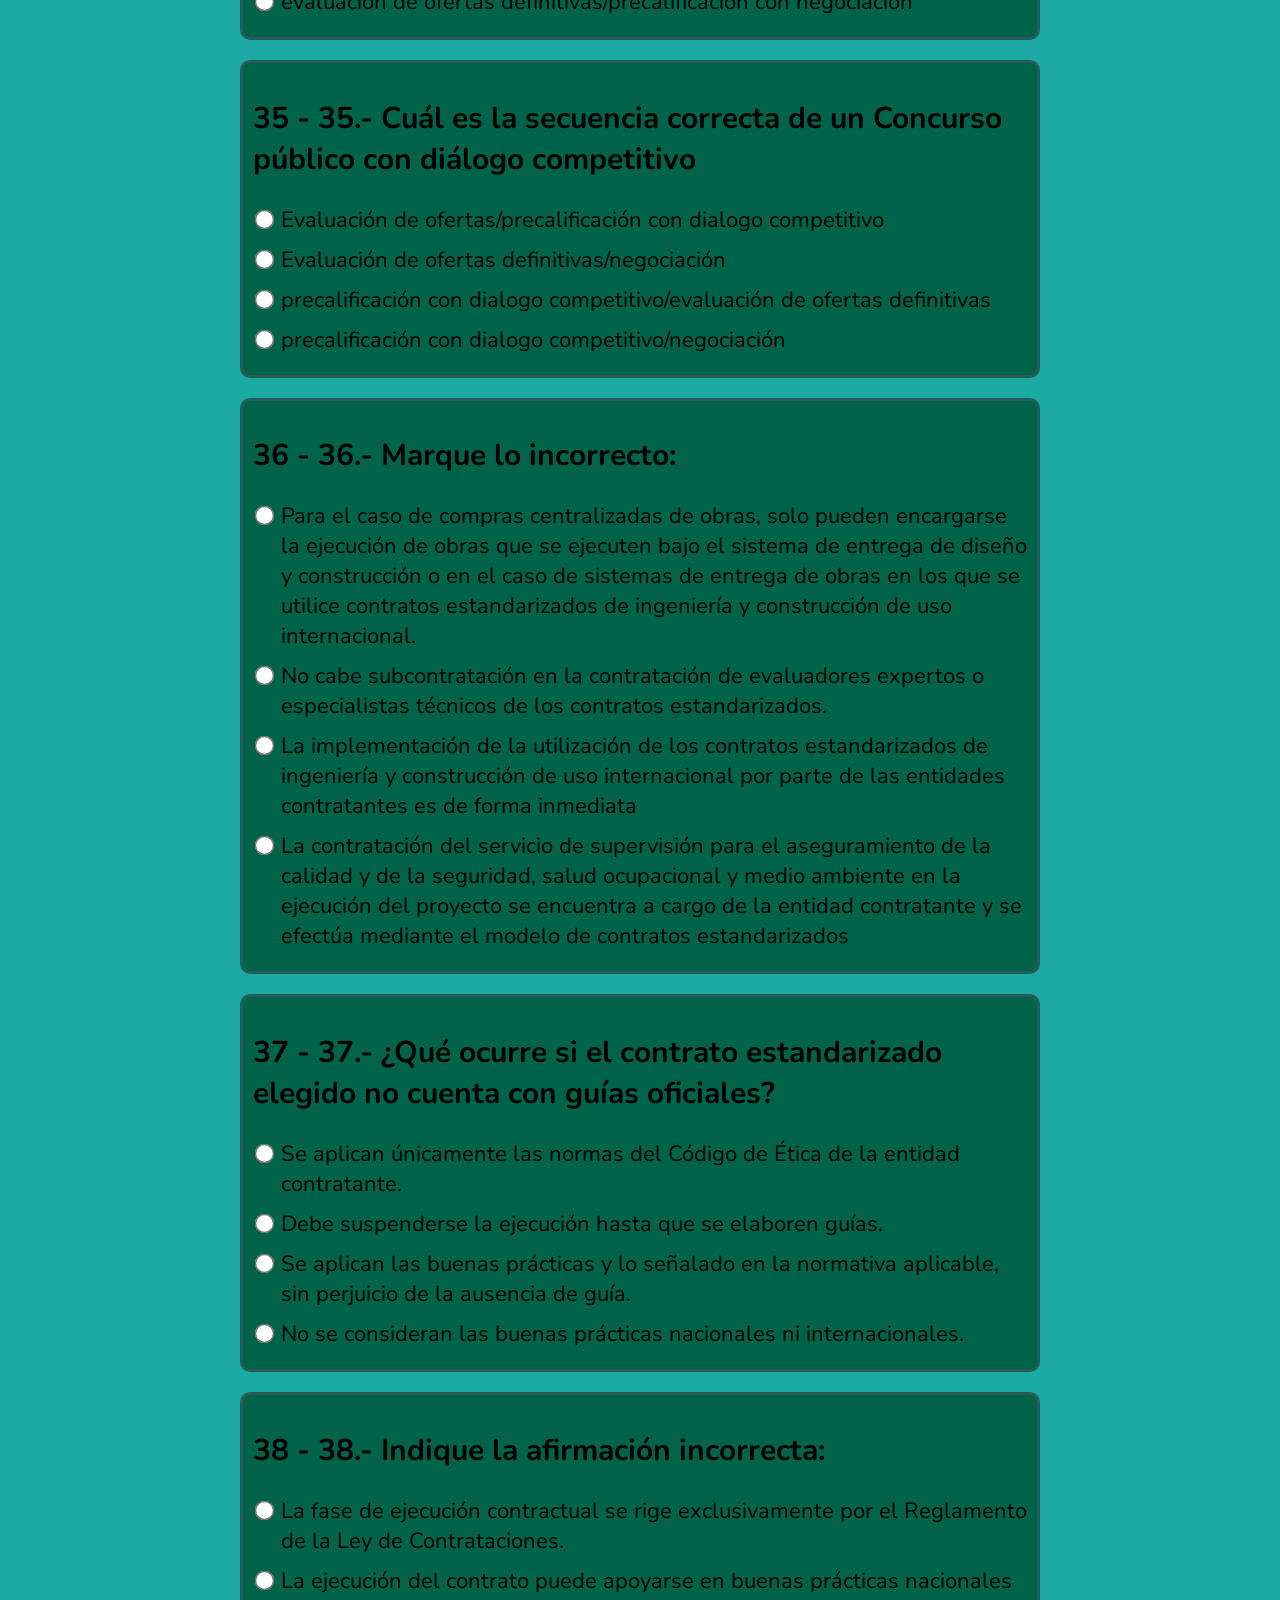
<file: COMPETENCIA_III/Competencia_3.html>
<!DOCTYPE html>
<html lang="es">
<head>
    <meta charset="UTF-8">
    <meta http-equiv="X-UA-Compatible" content="IE=edge">
    <meta name="viewport" content="width=device-width, initial-scale=1.0">
    <link rel="stylesheet" href="estilo.css">
    <title>Certificacion OSCE</title>
	
	<style>
        /* Estilo para el cronómetro */
        .cronometro {
            font-size: 40px; /* Tamaño de fuente más grande */
			color: #000000;
            font-weight: bold; /* Texto en negrita */
            text-align: center; /* Centrar el texto */
        }
		h5 {
            line-height: 0;
        }
    </style>
	
</head>
<body onload="iniciar()">

<div class="cronometro" id="cronometro">00:00:00</div>

    <script>
        let tiempoInicio;
        let cronometroActivo;
        let tiempoPasado = 0;

        function iniciar() {
            if (!cronometroActivo) {
                tiempoInicio = Date.now() - tiempoPasado;
                cronometroActivo = setInterval(actualizarCronometro, 1000);
            }
        }

        function detener() {
            clearInterval(cronometroActivo);
            cronometroActivo = false;
        }

        function reiniciar() {
            detener();
            tiempoPasado = 0;
            actualizarCronometro();
        }

        function actualizarCronometro() {
            const tiempoTranscurrido = Date.now() - tiempoInicio;
            tiempoPasado = tiempoTranscurrido;

            const segundos = Math.floor(tiempoTranscurrido / 1000) % 60;
            const minutos = Math.floor(tiempoTranscurrido / 1000 / 60) % 60;
            const horas = Math.floor(tiempoTranscurrido / 1000 / 60 / 60);

            const tiempoFormateado = `${agregarCero(horas)}:${agregarCero(minutos)}:${agregarCero(segundos)}`;
            document.getElementById('cronometro').innerText = tiempoFormateado;
        }

        function agregarCero(numero) {
            if (numero < 10) {
                return '0' + numero;
            }
            return numero;
        }
    </script>

    <h1>BALOTARIO III: 72 PREGUNTAS PARA RESPONDER DE LA LEY DE CONTRATACIONES 32069</h1>
	
    <section id="juego">

    </section>

    <button id="corregir" class="btn btn-1">Corregir</button>
	
	<br>

    <button id="mostrarRespuestas" class="btn btn-1">Mostrar Respuestas</button>

        <br>

		<button onclick="window.location.href='../index.html'" class="btn btn-1">Regresar a Menu</button>
		
	<h5>Copyright​ Hunter 2024</h5>
	<h5>Si el propietario no le entrego este link favor salir o tendra que pagar el 10%</h5>
	<h5>de la UIT por usar este cuestionario - WhatsApp 956038137 solo para pagos</h5>

    <script src="app.js"></script>
</body>
</html>
</file>
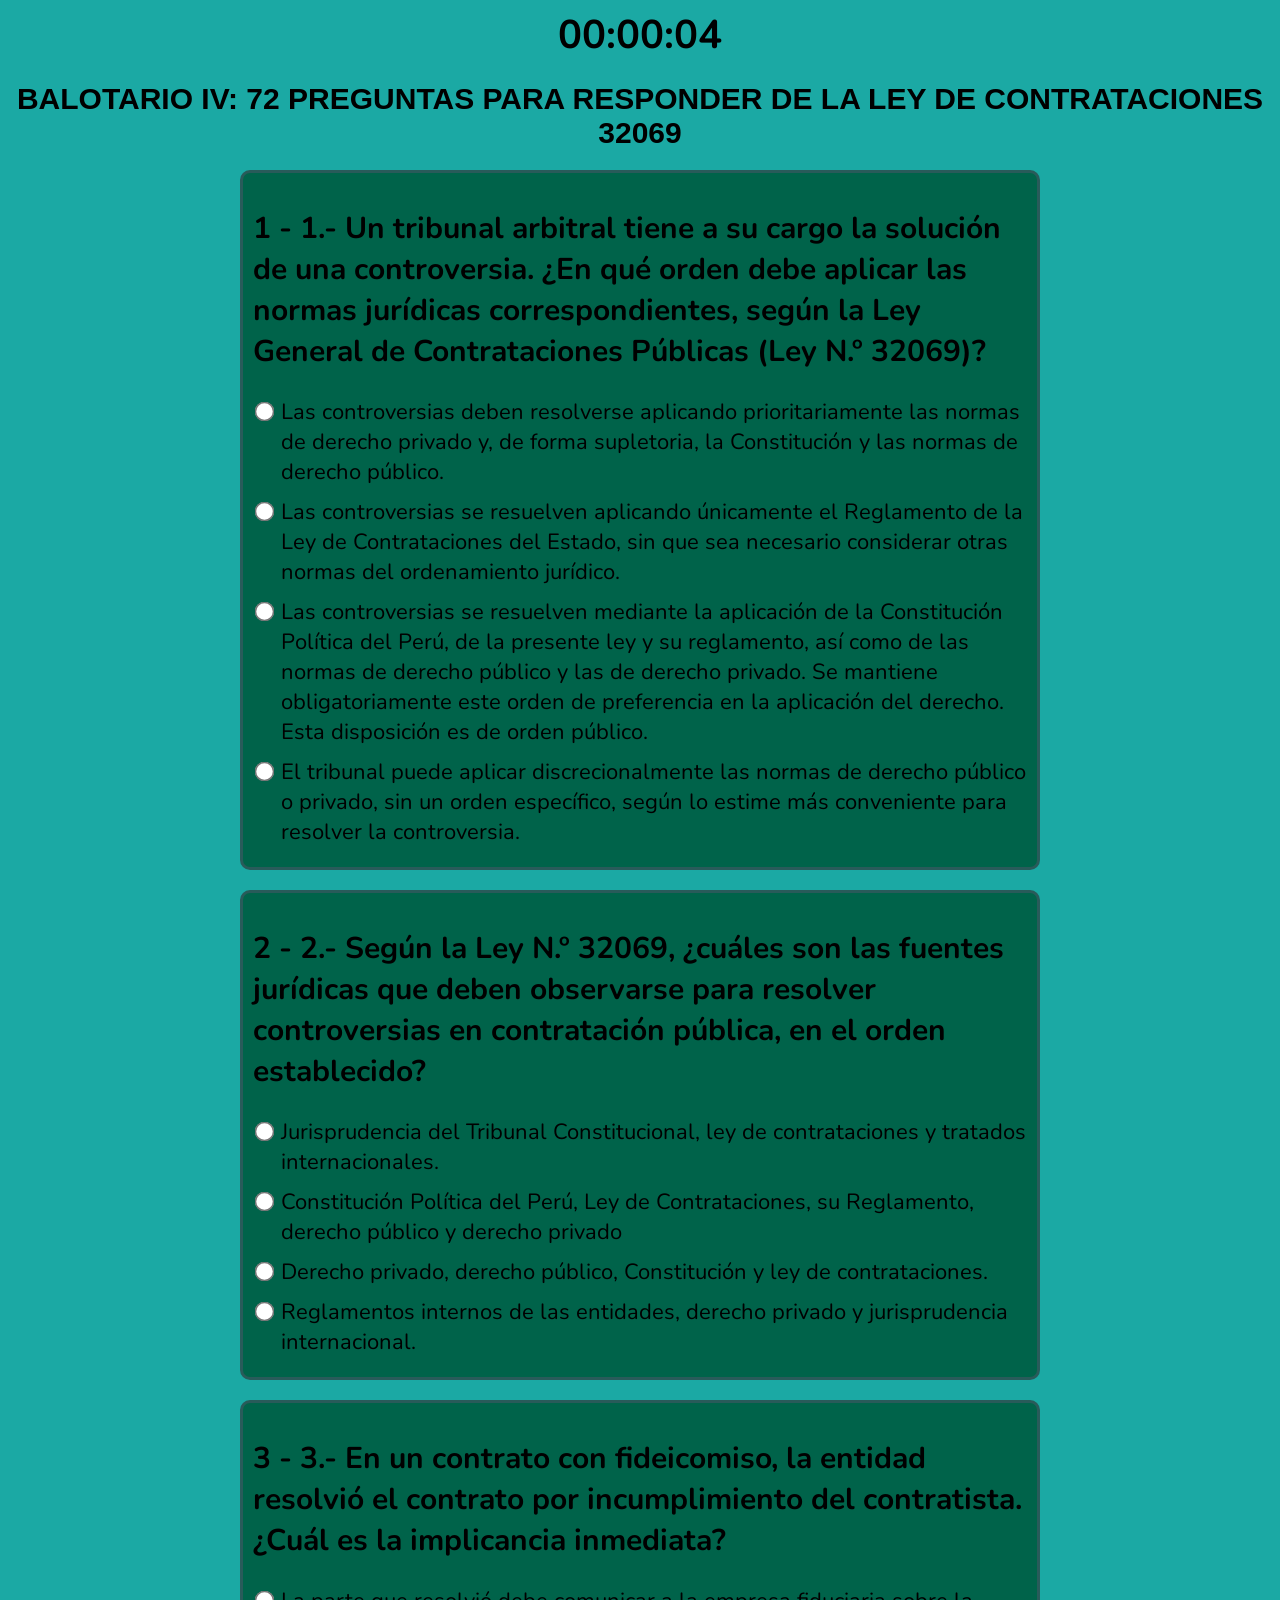
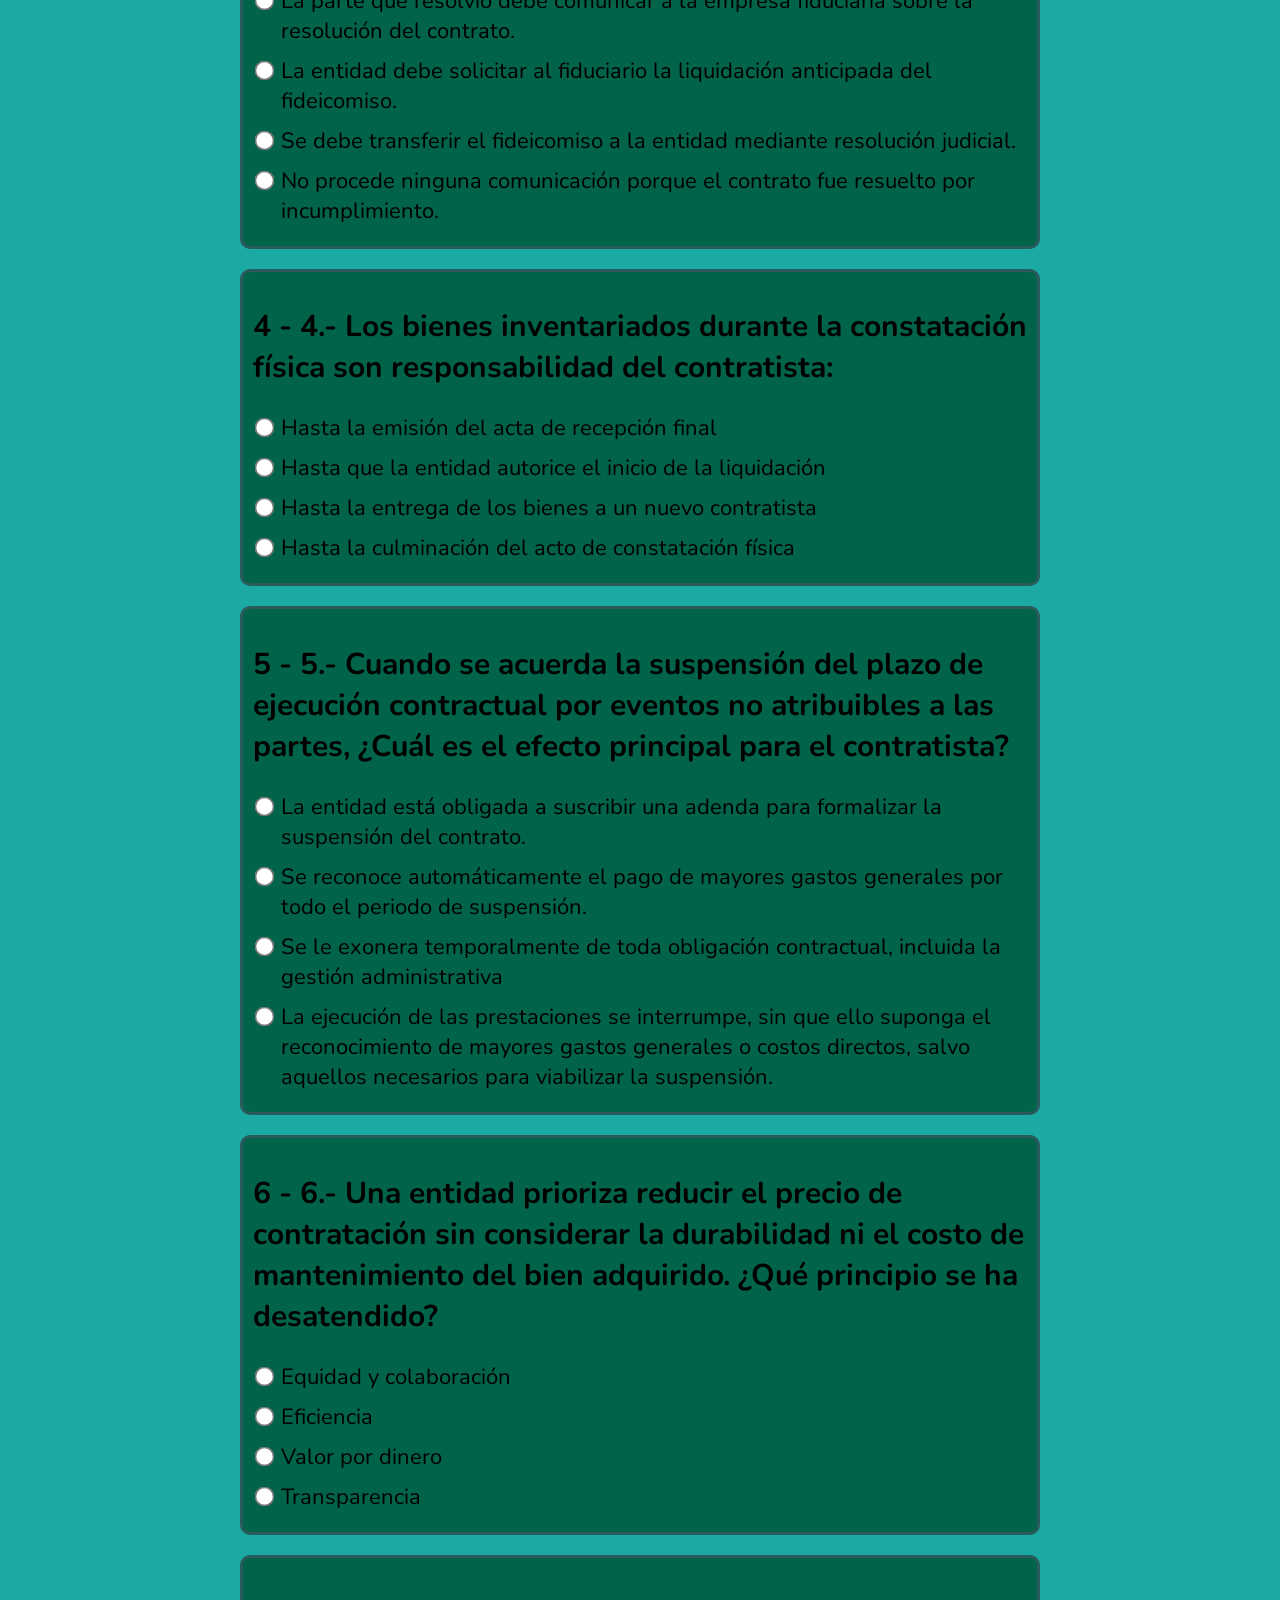
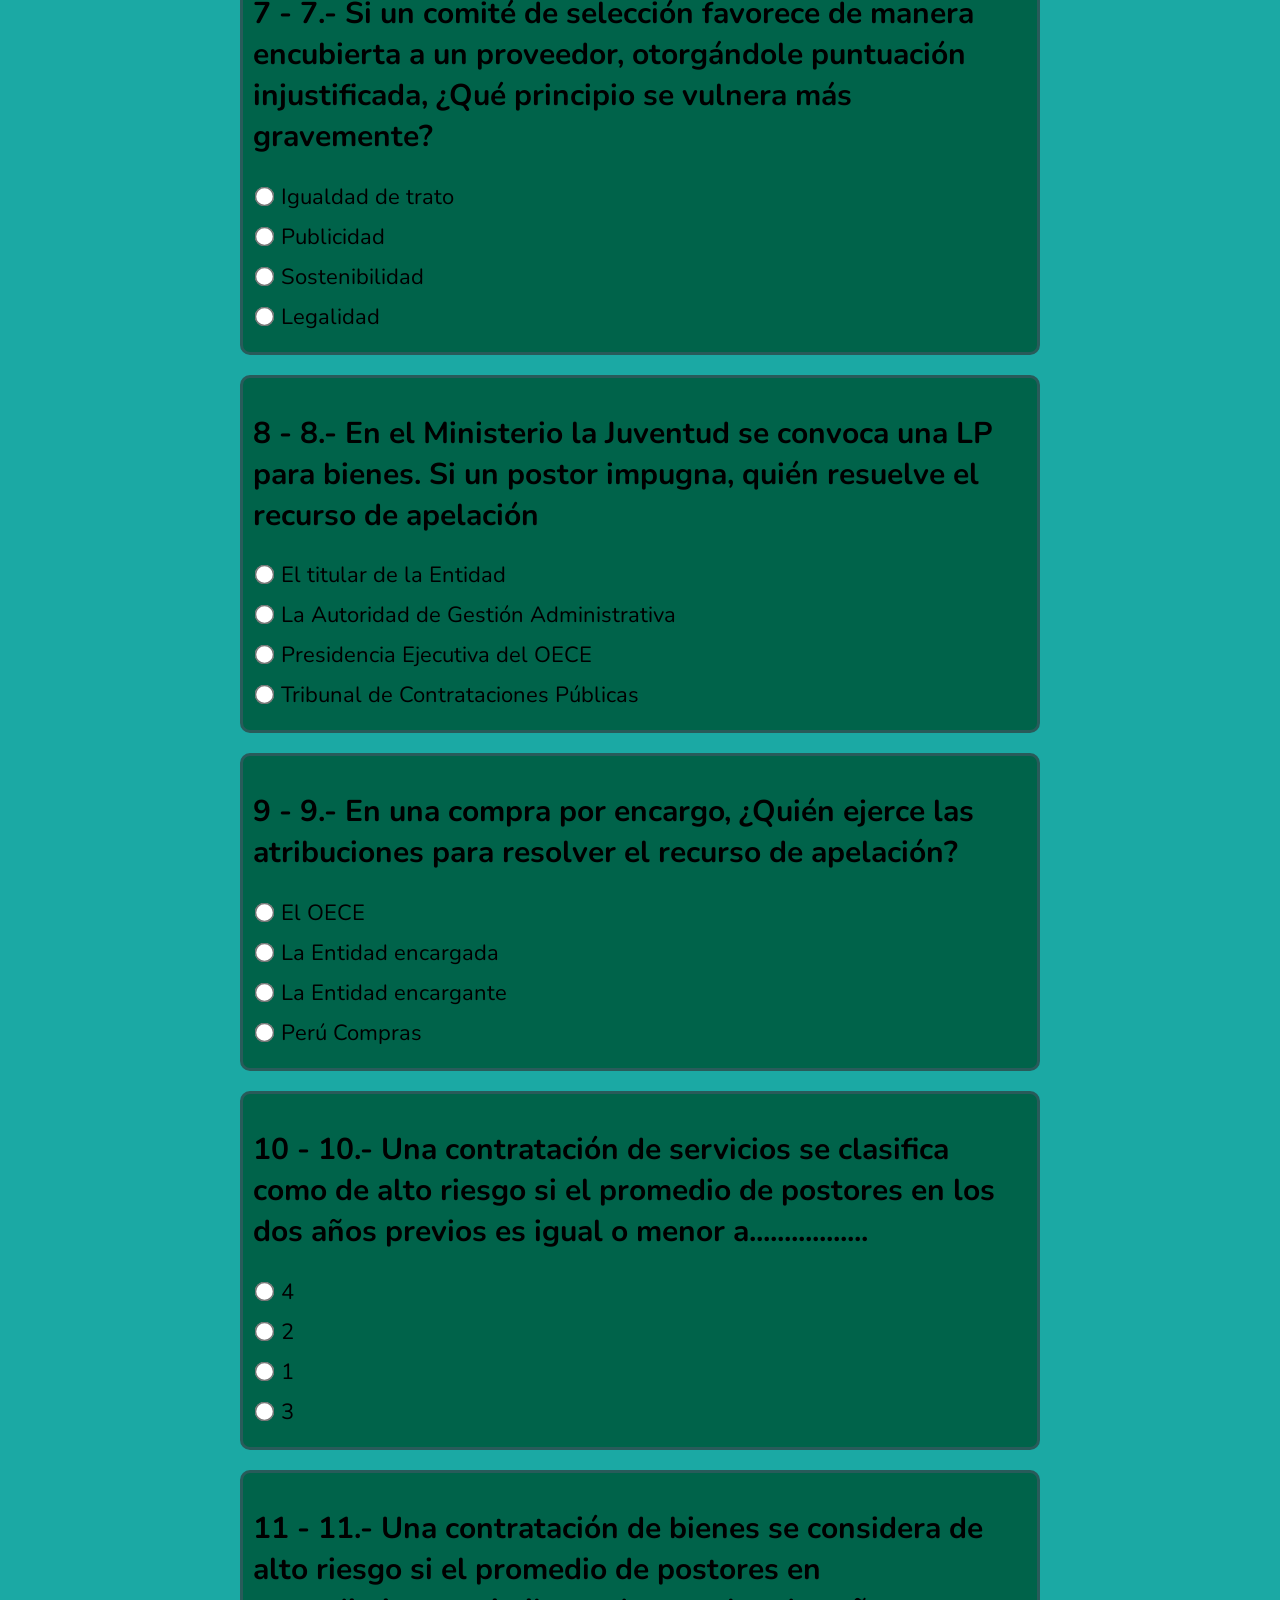
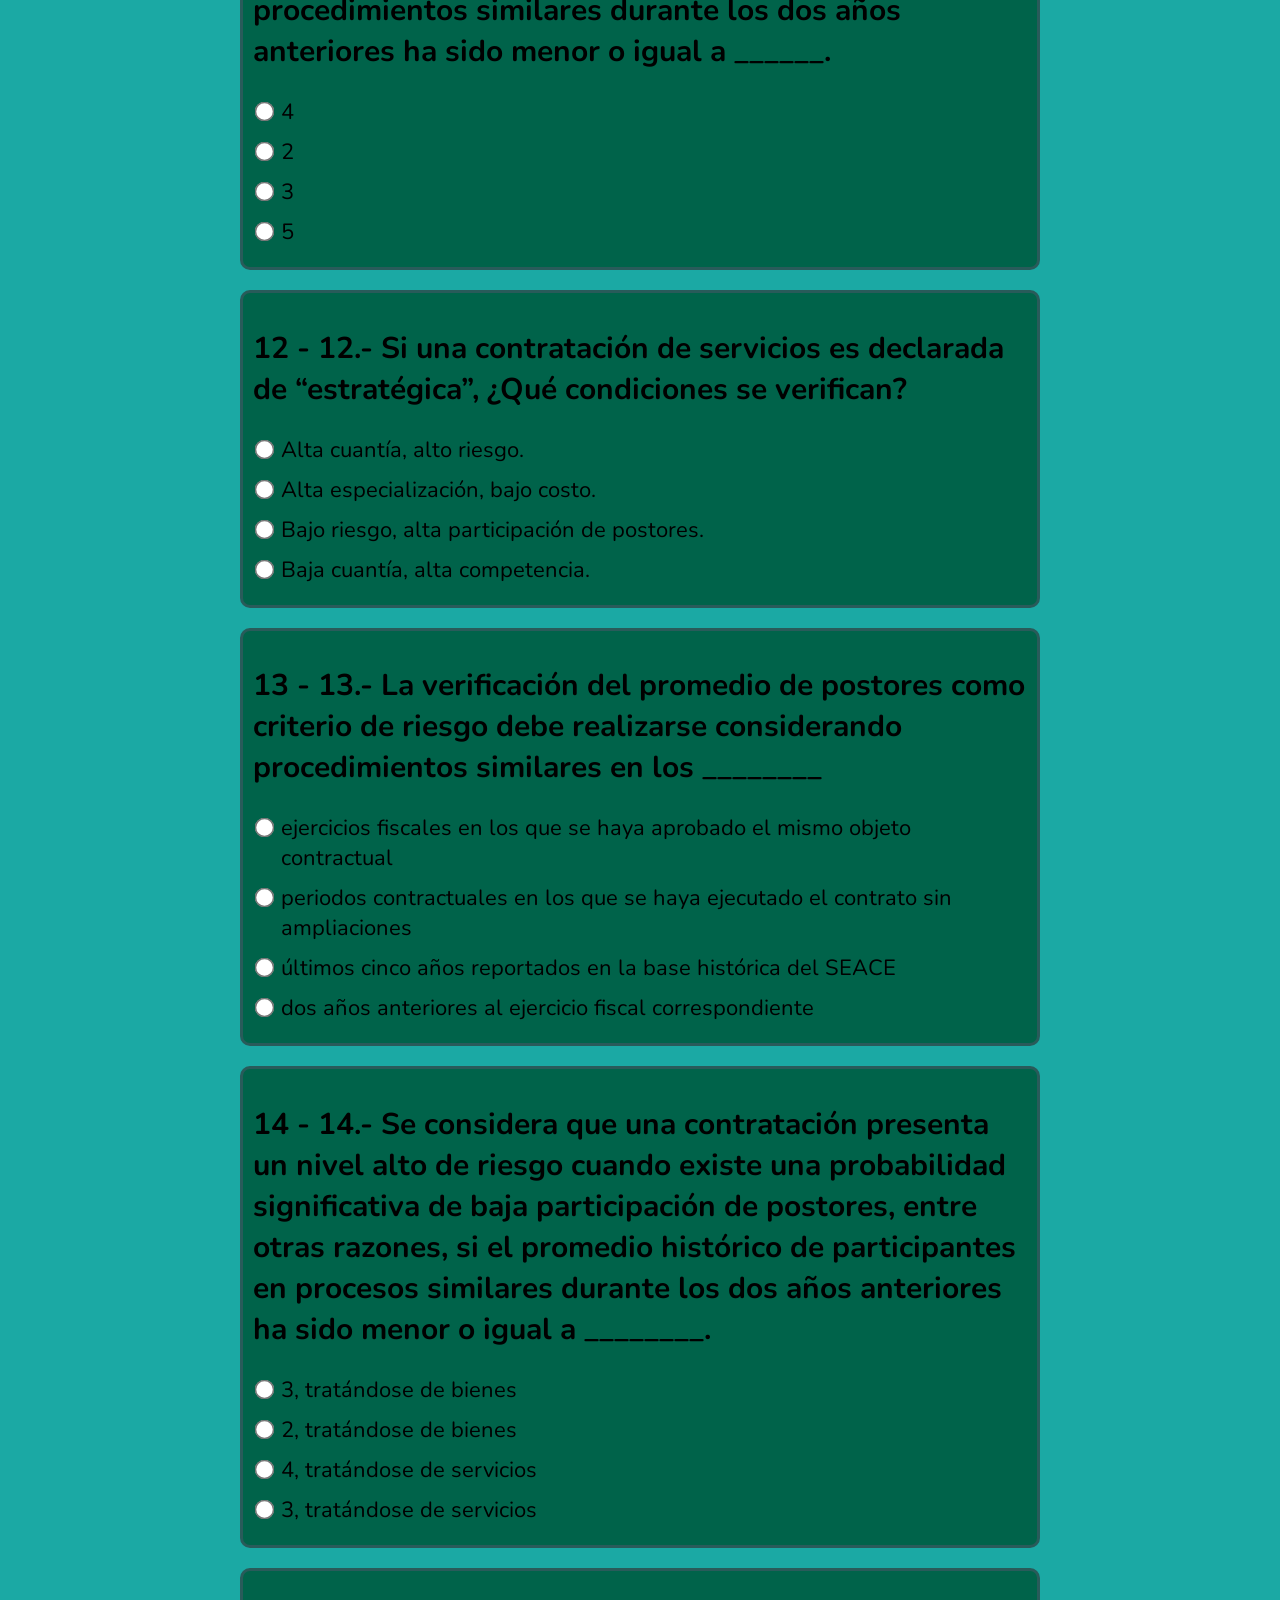
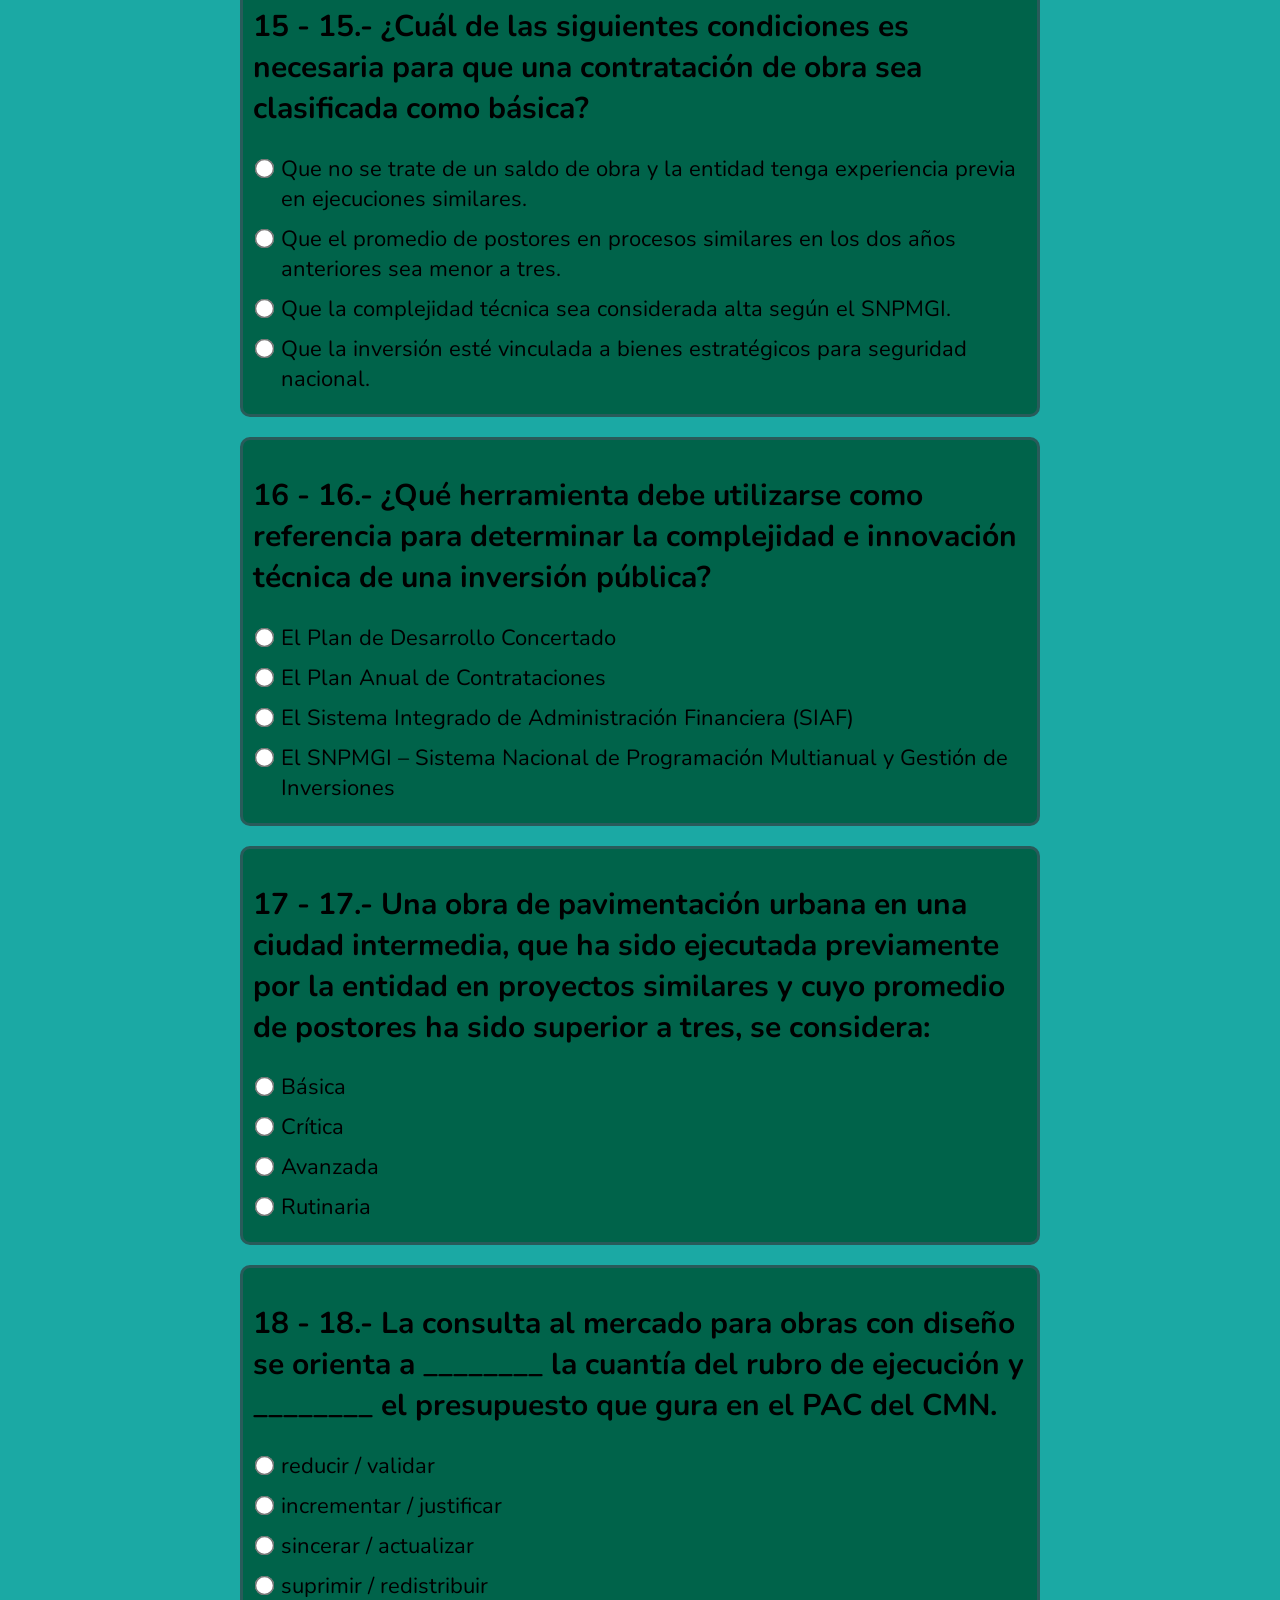
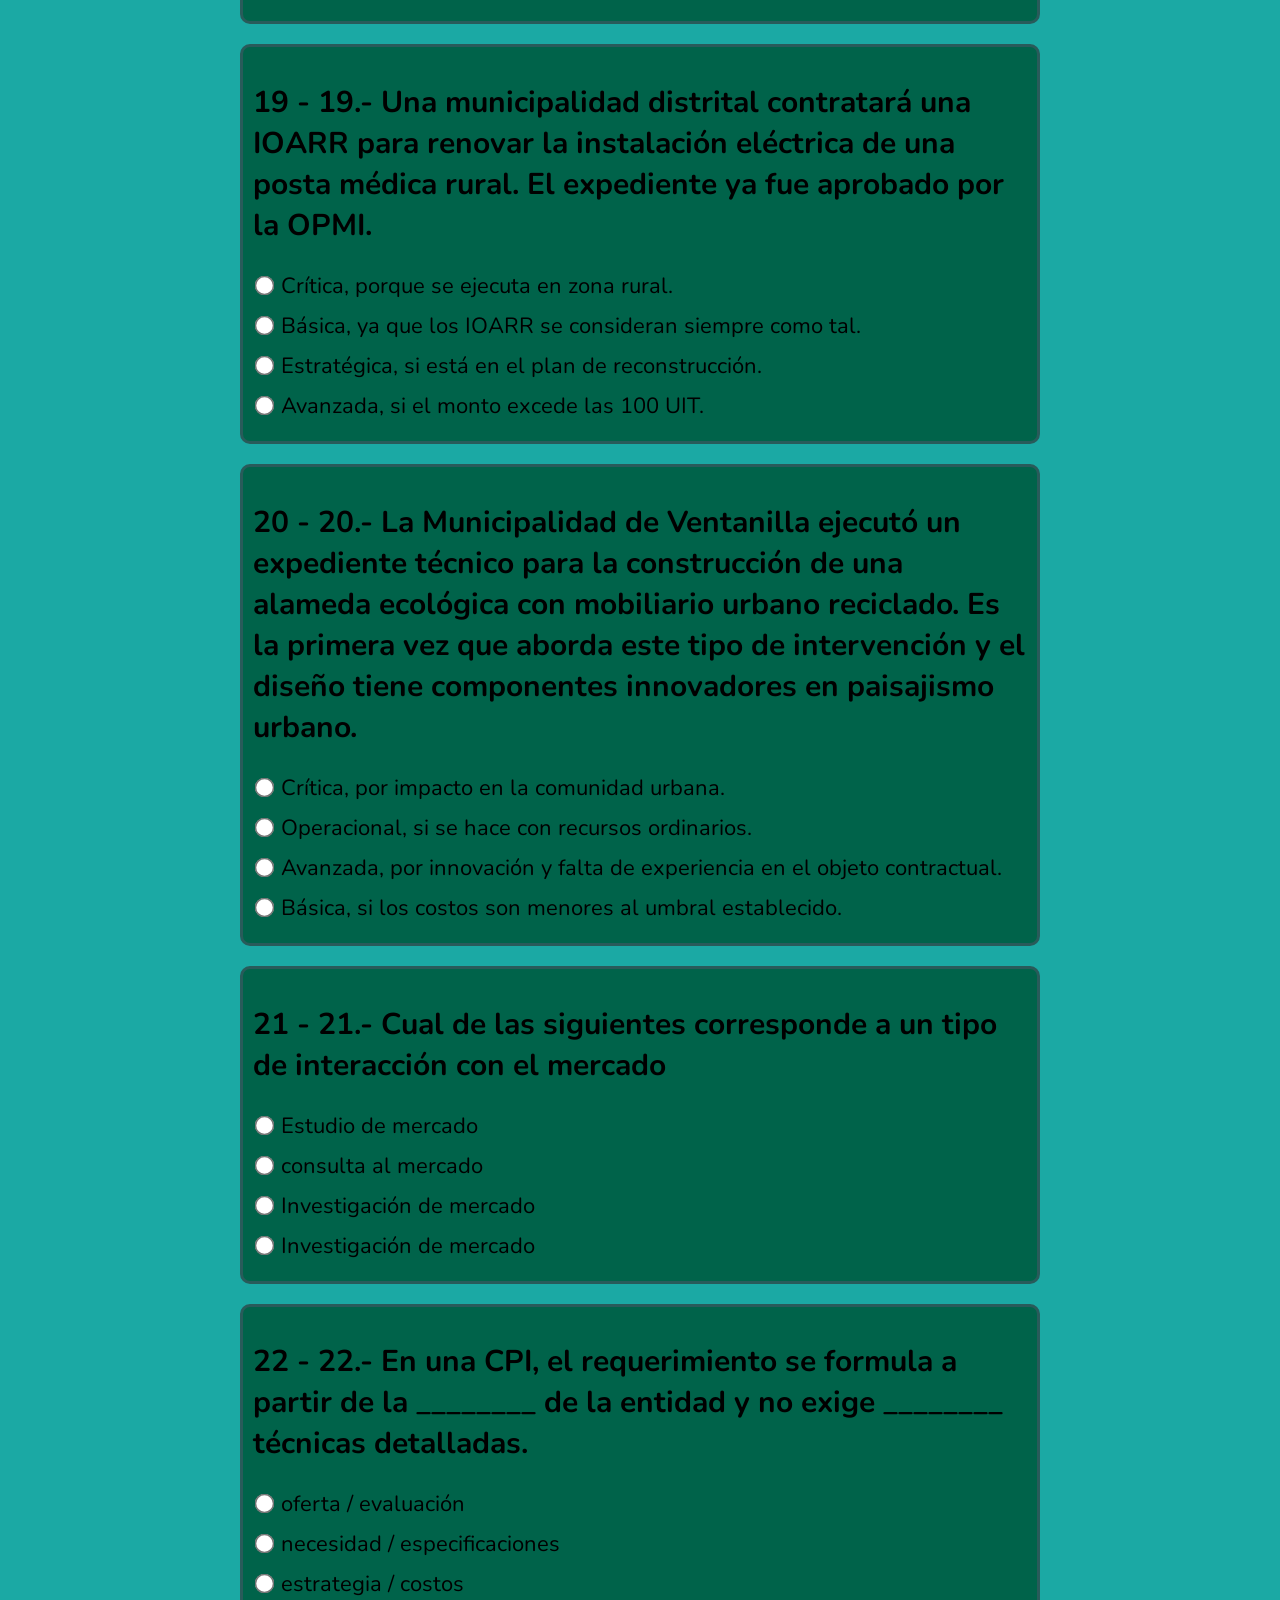
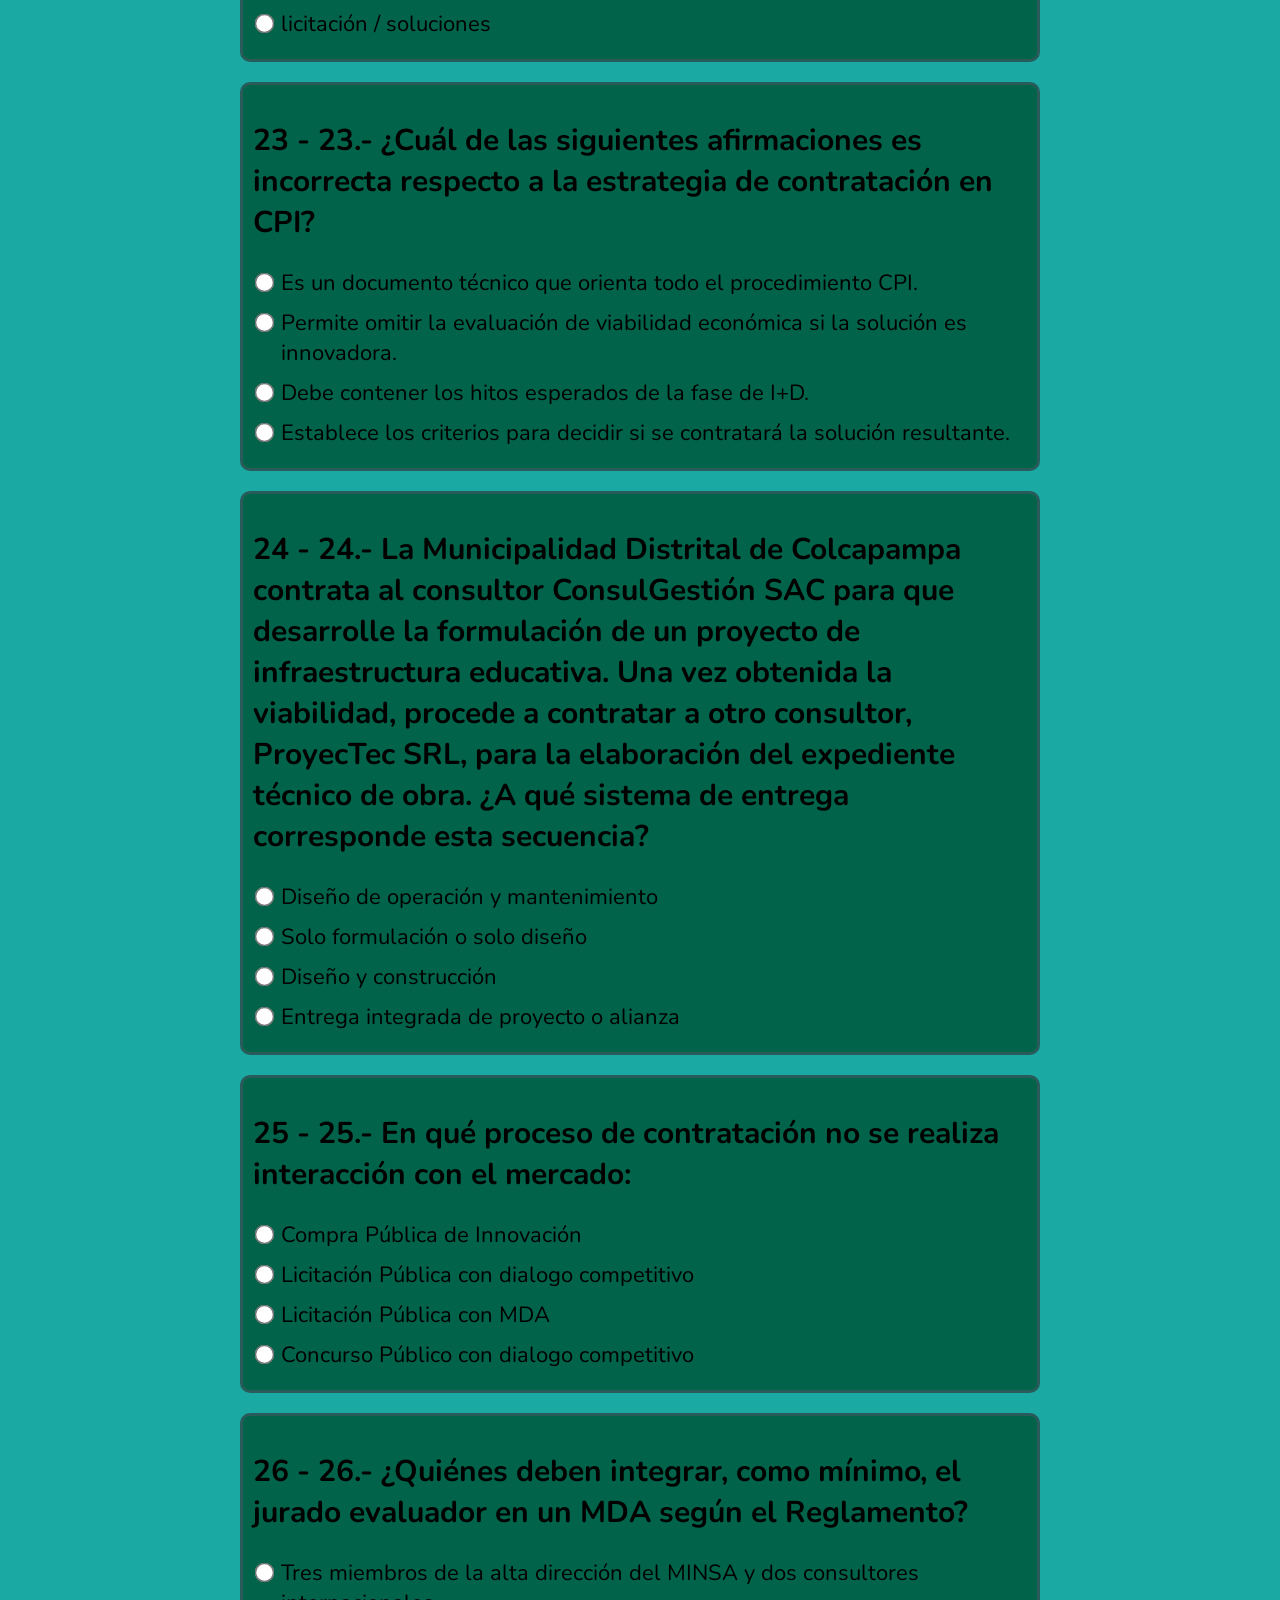
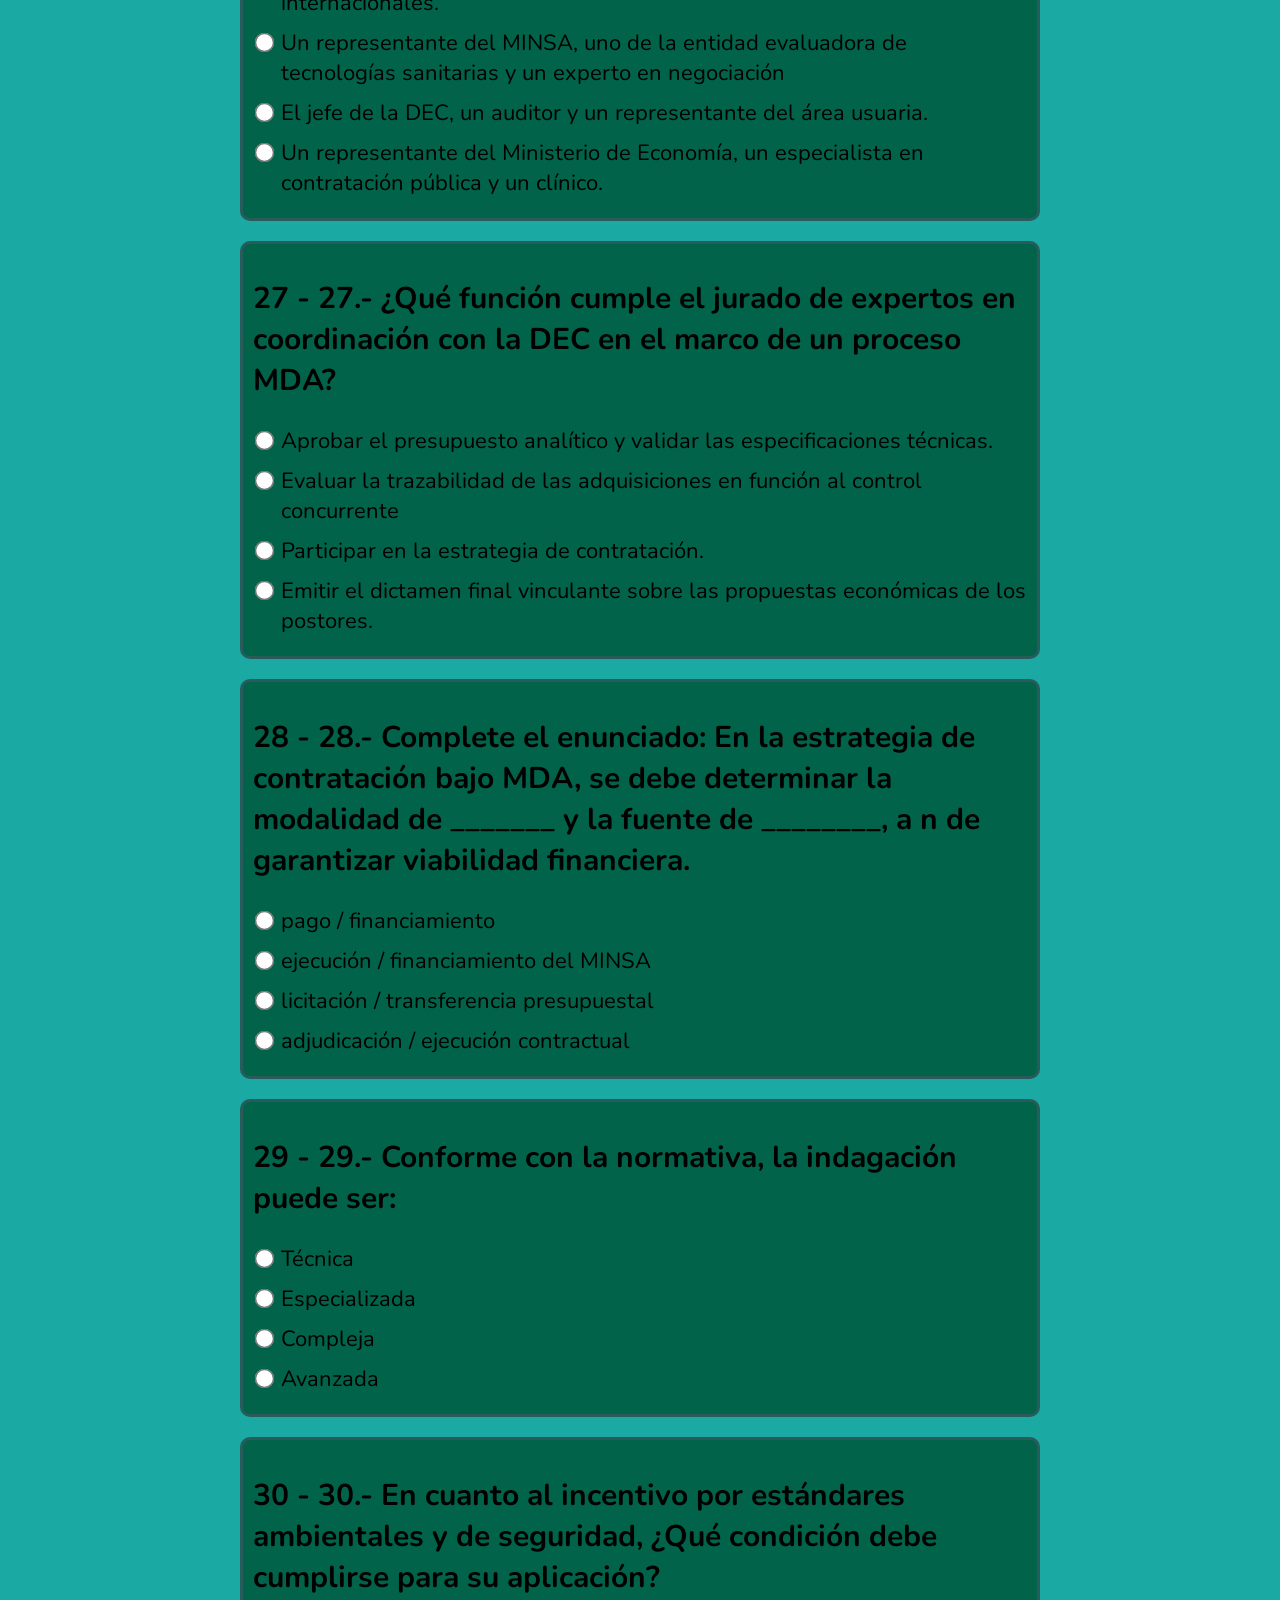
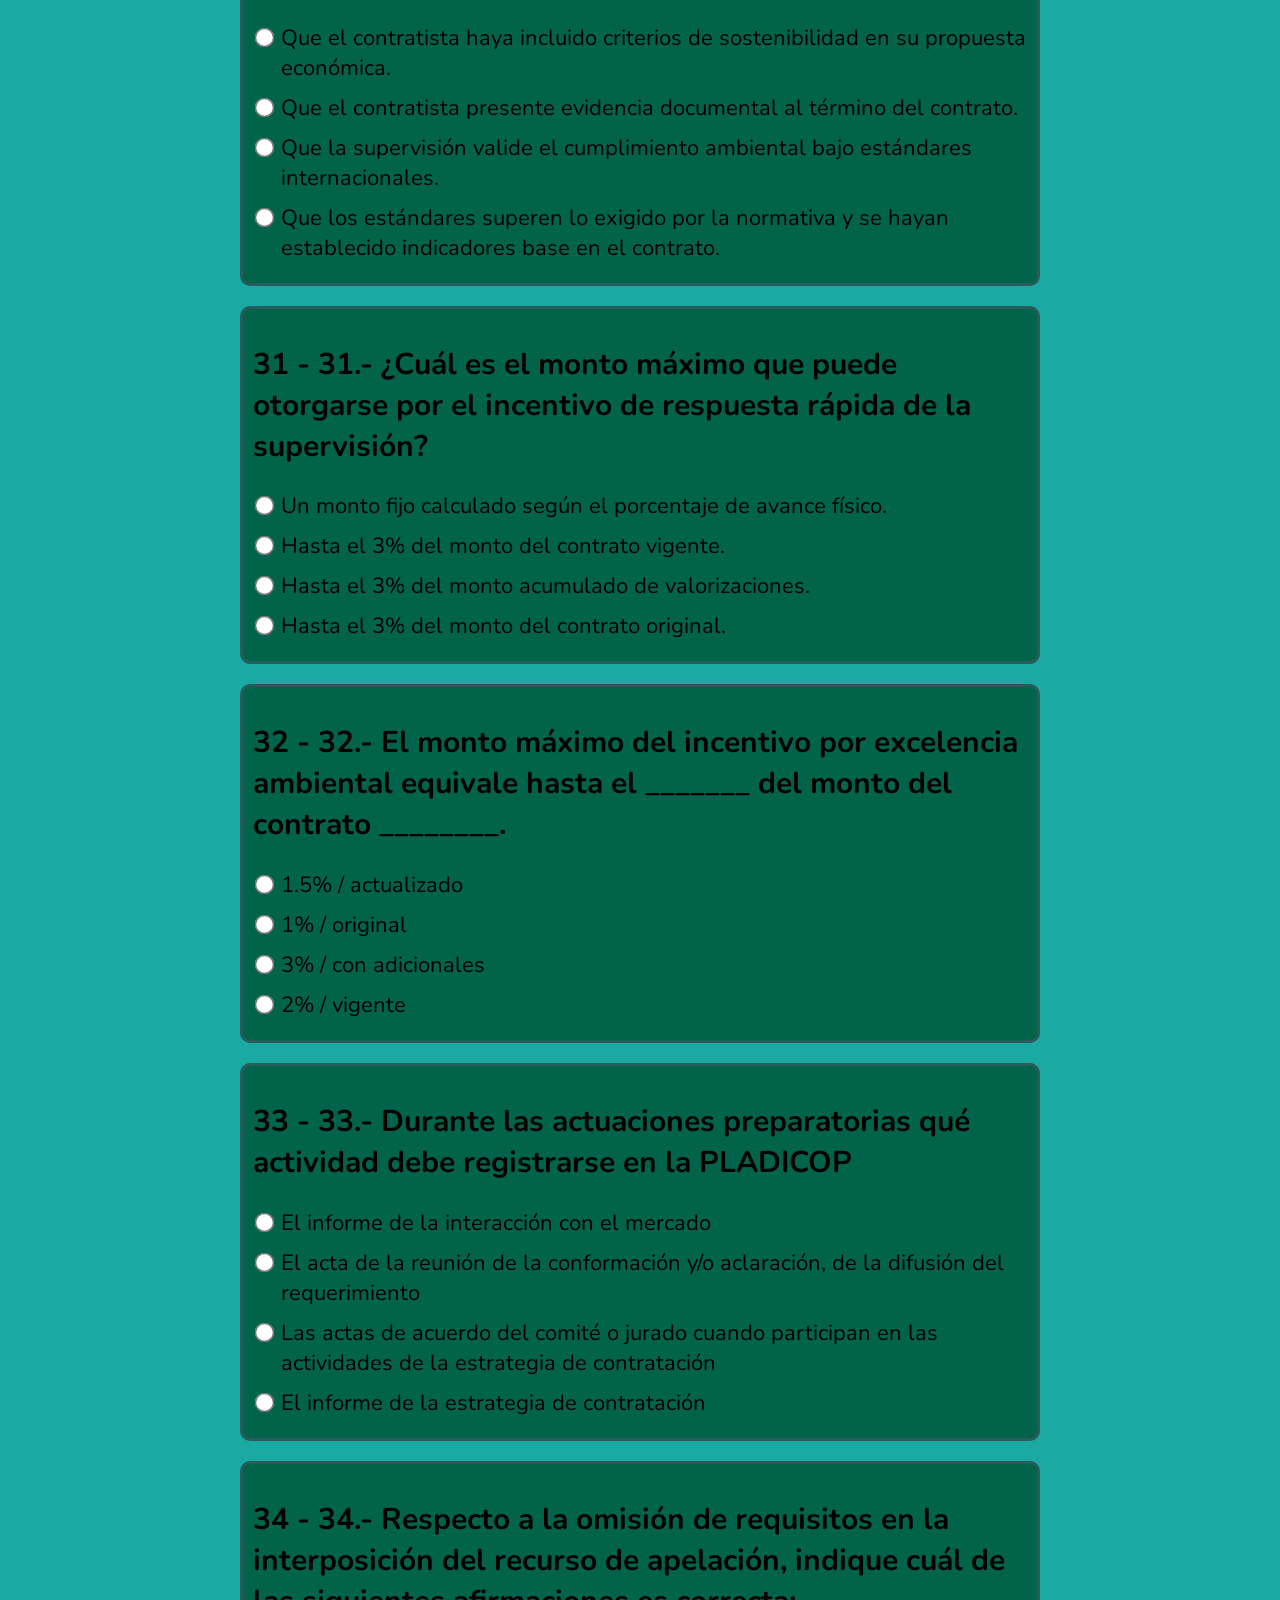
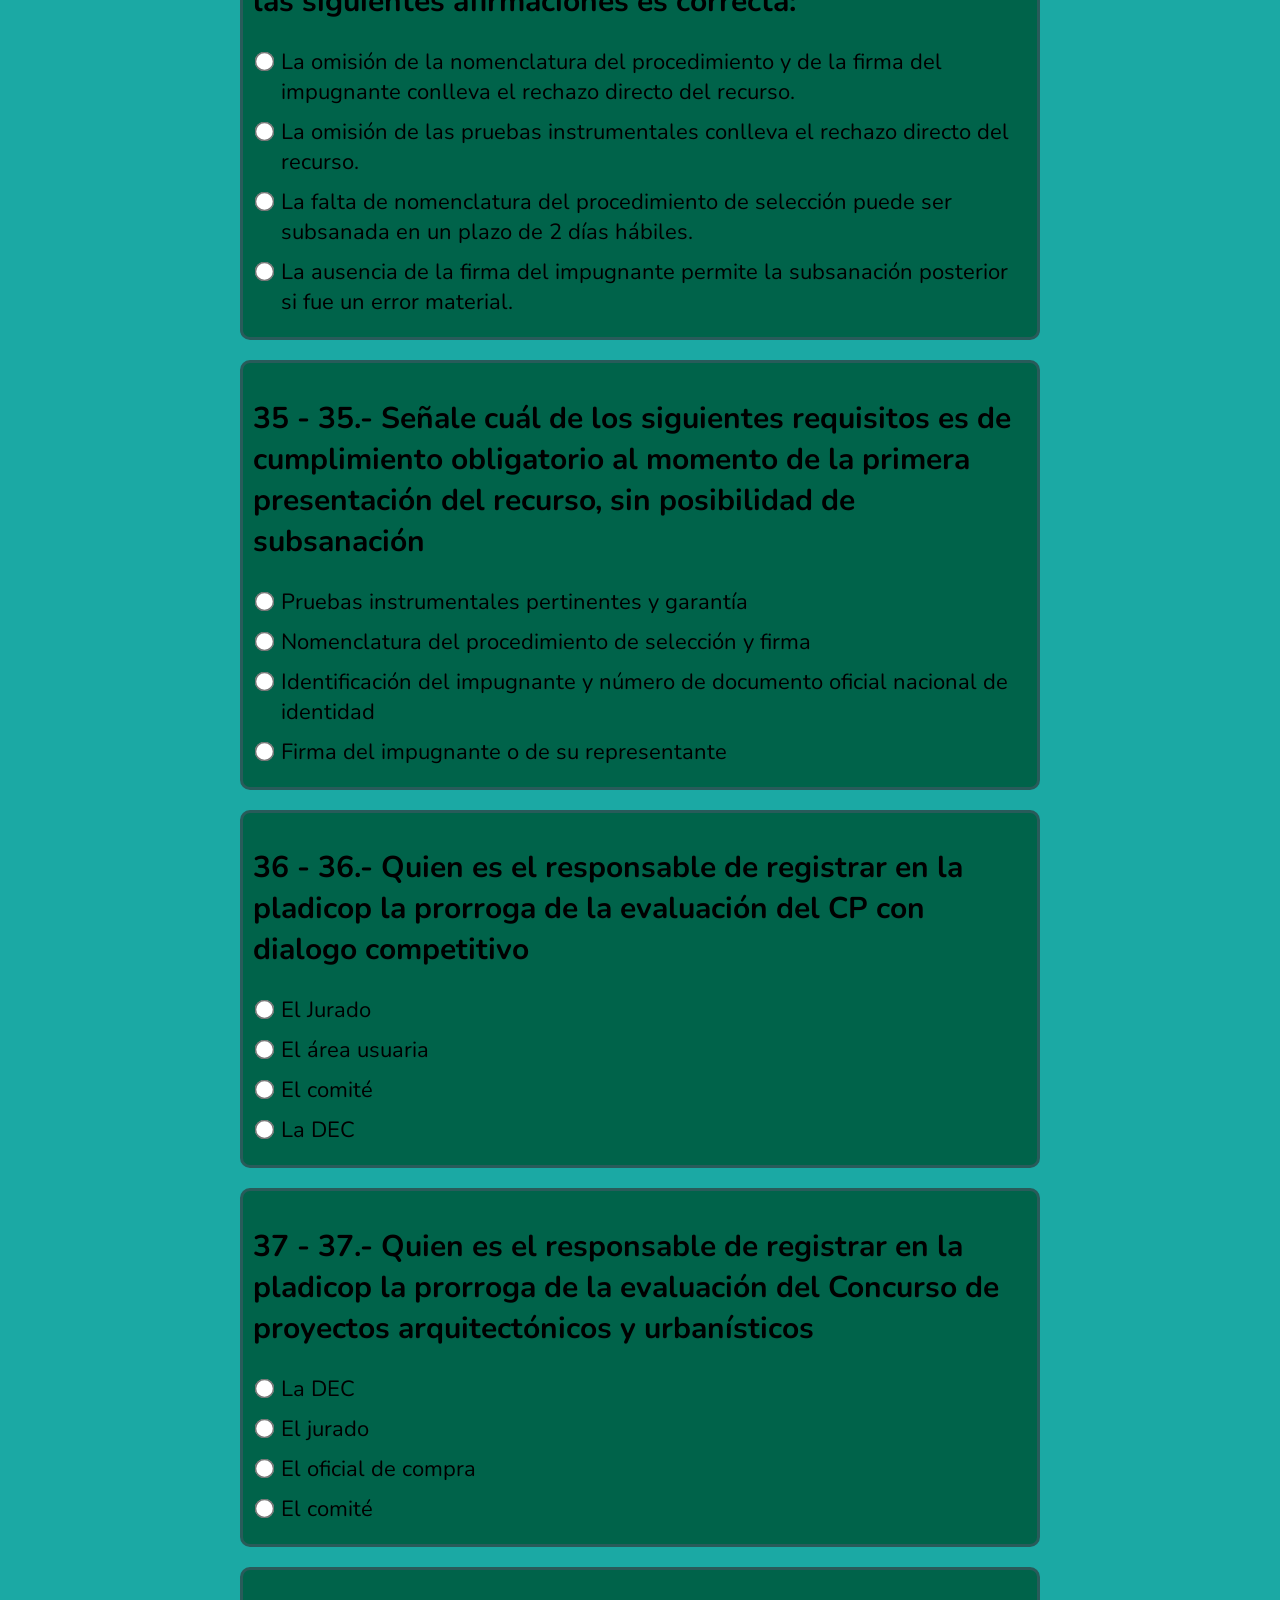
<file: COMPETENCIA_IV/Competencia_4.html>
<!DOCTYPE html>
<html lang="es">
<head>
    <meta charset="UTF-8">
    <meta http-equiv="X-UA-Compatible" content="IE=edge">
    <meta name="viewport" content="width=device-width, initial-scale=1.0">
    <link rel="stylesheet" href="estilo.css">
    <title>Certificacion OSCE</title>
	
	<style>
        /* Estilo para el cronómetro */
        .cronometro {
            font-size: 40px; /* Tamaño de fuente más grande */
			color: #000000;
            font-weight: bold; /* Texto en negrita */
            text-align: center; /* Centrar el texto */
        }
		h5 {
            line-height: 0;
        }
    </style>
	
</head>
<body onload="iniciar()">

<div class="cronometro" id="cronometro">00:00:00</div>

    <script>
        let tiempoInicio;
        let cronometroActivo;
        let tiempoPasado = 0;

        function iniciar() {
            if (!cronometroActivo) {
                tiempoInicio = Date.now() - tiempoPasado;
                cronometroActivo = setInterval(actualizarCronometro, 1000);
            }
        }

        function detener() {
            clearInterval(cronometroActivo);
            cronometroActivo = false;
        }

        function reiniciar() {
            detener();
            tiempoPasado = 0;
            actualizarCronometro();
        }

        function actualizarCronometro() {
            const tiempoTranscurrido = Date.now() - tiempoInicio;
            tiempoPasado = tiempoTranscurrido;

            const segundos = Math.floor(tiempoTranscurrido / 1000) % 60;
            const minutos = Math.floor(tiempoTranscurrido / 1000 / 60) % 60;
            const horas = Math.floor(tiempoTranscurrido / 1000 / 60 / 60);

            const tiempoFormateado = `${agregarCero(horas)}:${agregarCero(minutos)}:${agregarCero(segundos)}`;
            document.getElementById('cronometro').innerText = tiempoFormateado;
        }

        function agregarCero(numero) {
            if (numero < 10) {
                return '0' + numero;
            }
            return numero;
        }
    </script>

    <h1>BALOTARIO IV: 72 PREGUNTAS PARA RESPONDER DE LA LEY DE CONTRATACIONES 32069</h1>
	
    <section id="juego">

    </section>

    <button id="corregir" class="btn btn-1">Corregir</button>
	
	<br>

    <button id="mostrarRespuestas" class="btn btn-1">Mostrar Respuestas</button>

        <br>

		<button onclick="window.location.href='../index.html'" class="btn btn-1">Regresar a Menu</button>
		
	<h5>Copyright​ Hunter 2024</h5>
	<h5>Si el propietario no le entrego este link favor salir o tendra que pagar el 10%</h5>
	<h5>de la UIT por usar este cuestionario - WhatsApp 956038137 solo para pagos</h5>

    <script src="app.js"></script>
</body>
</html>
</file>
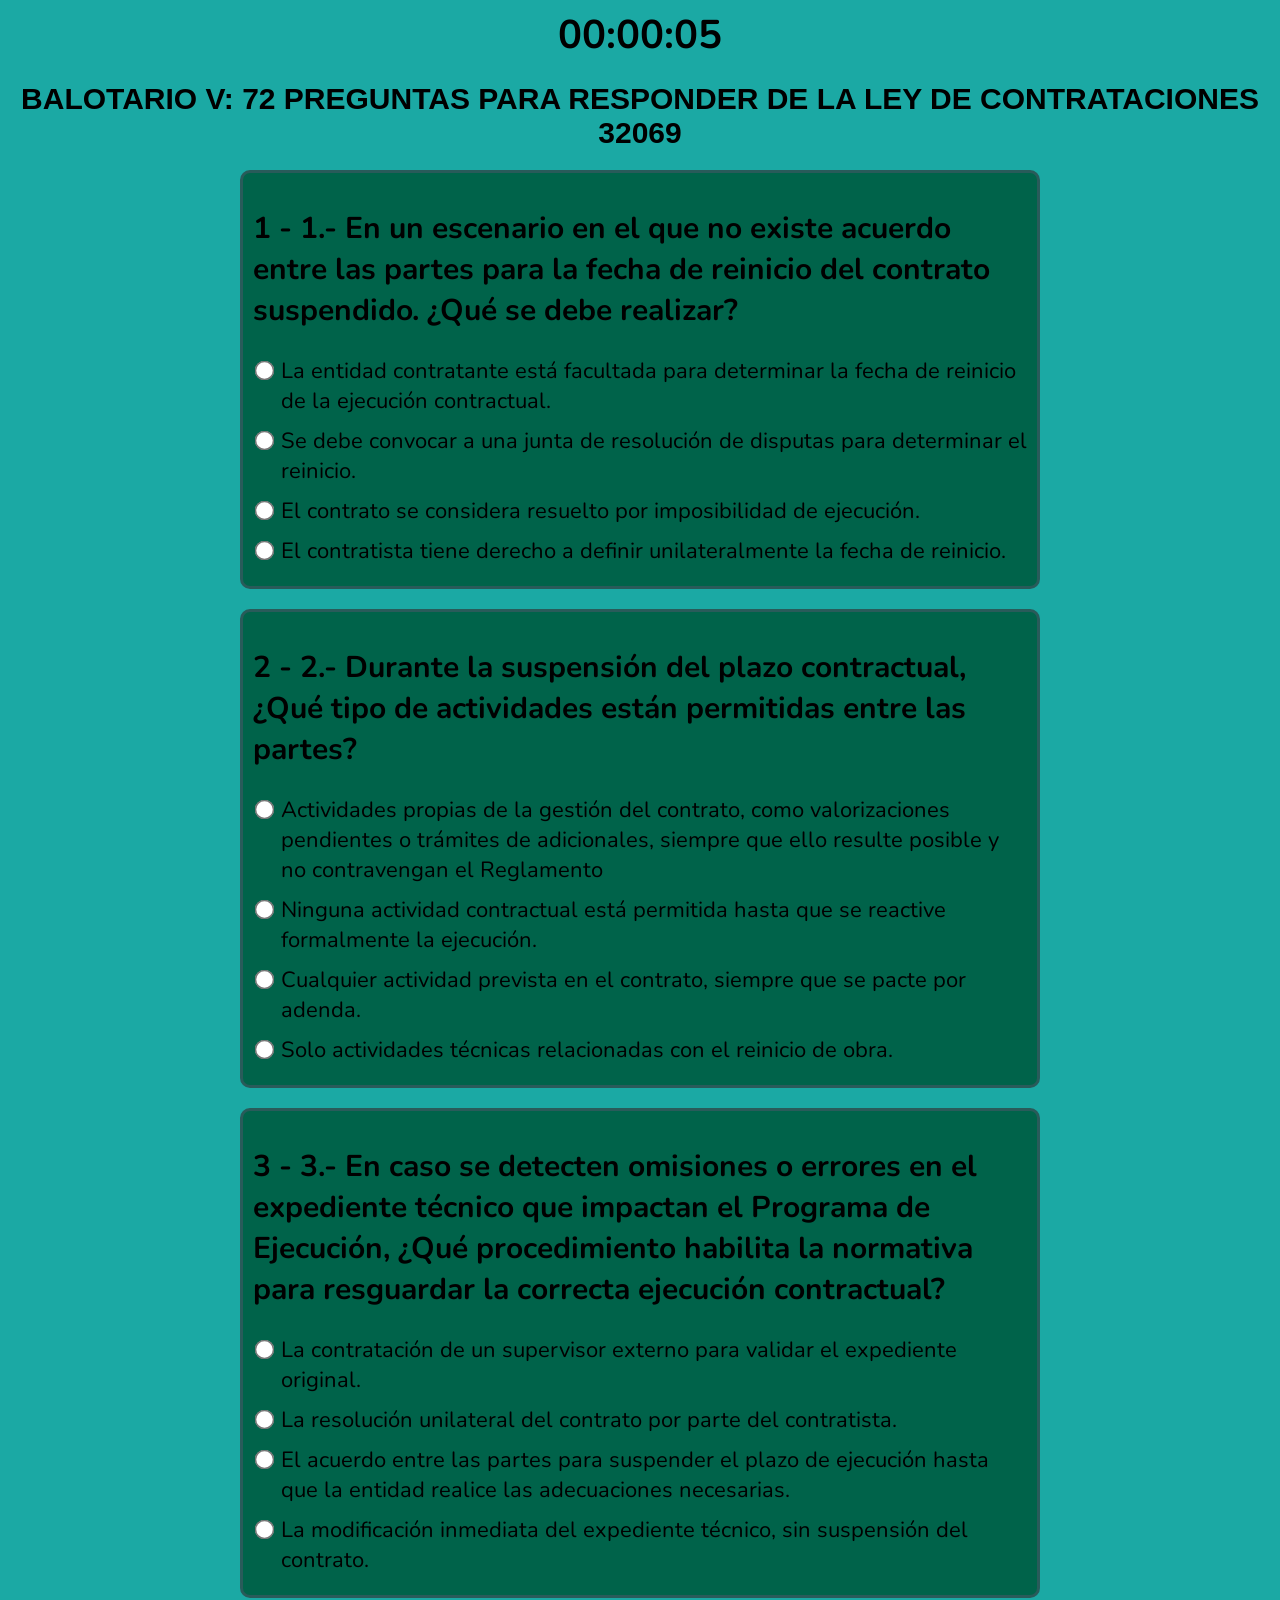
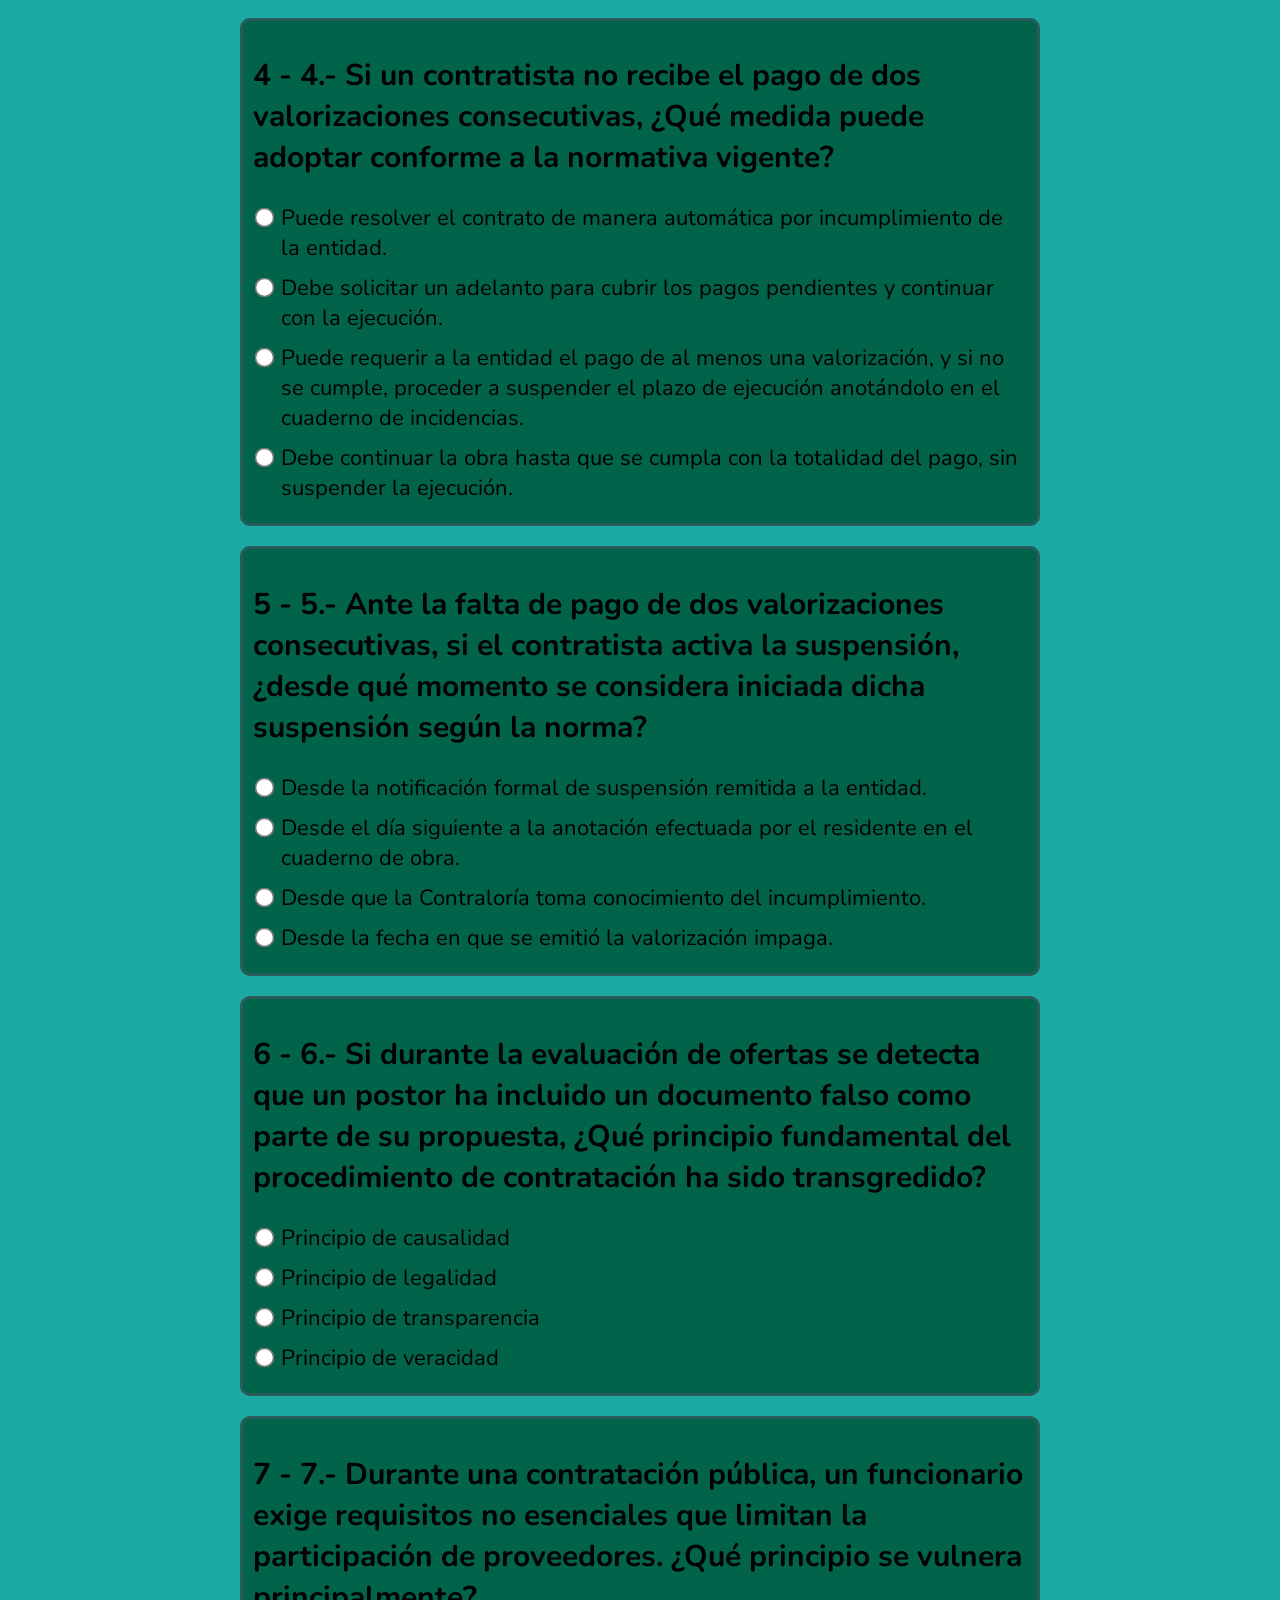
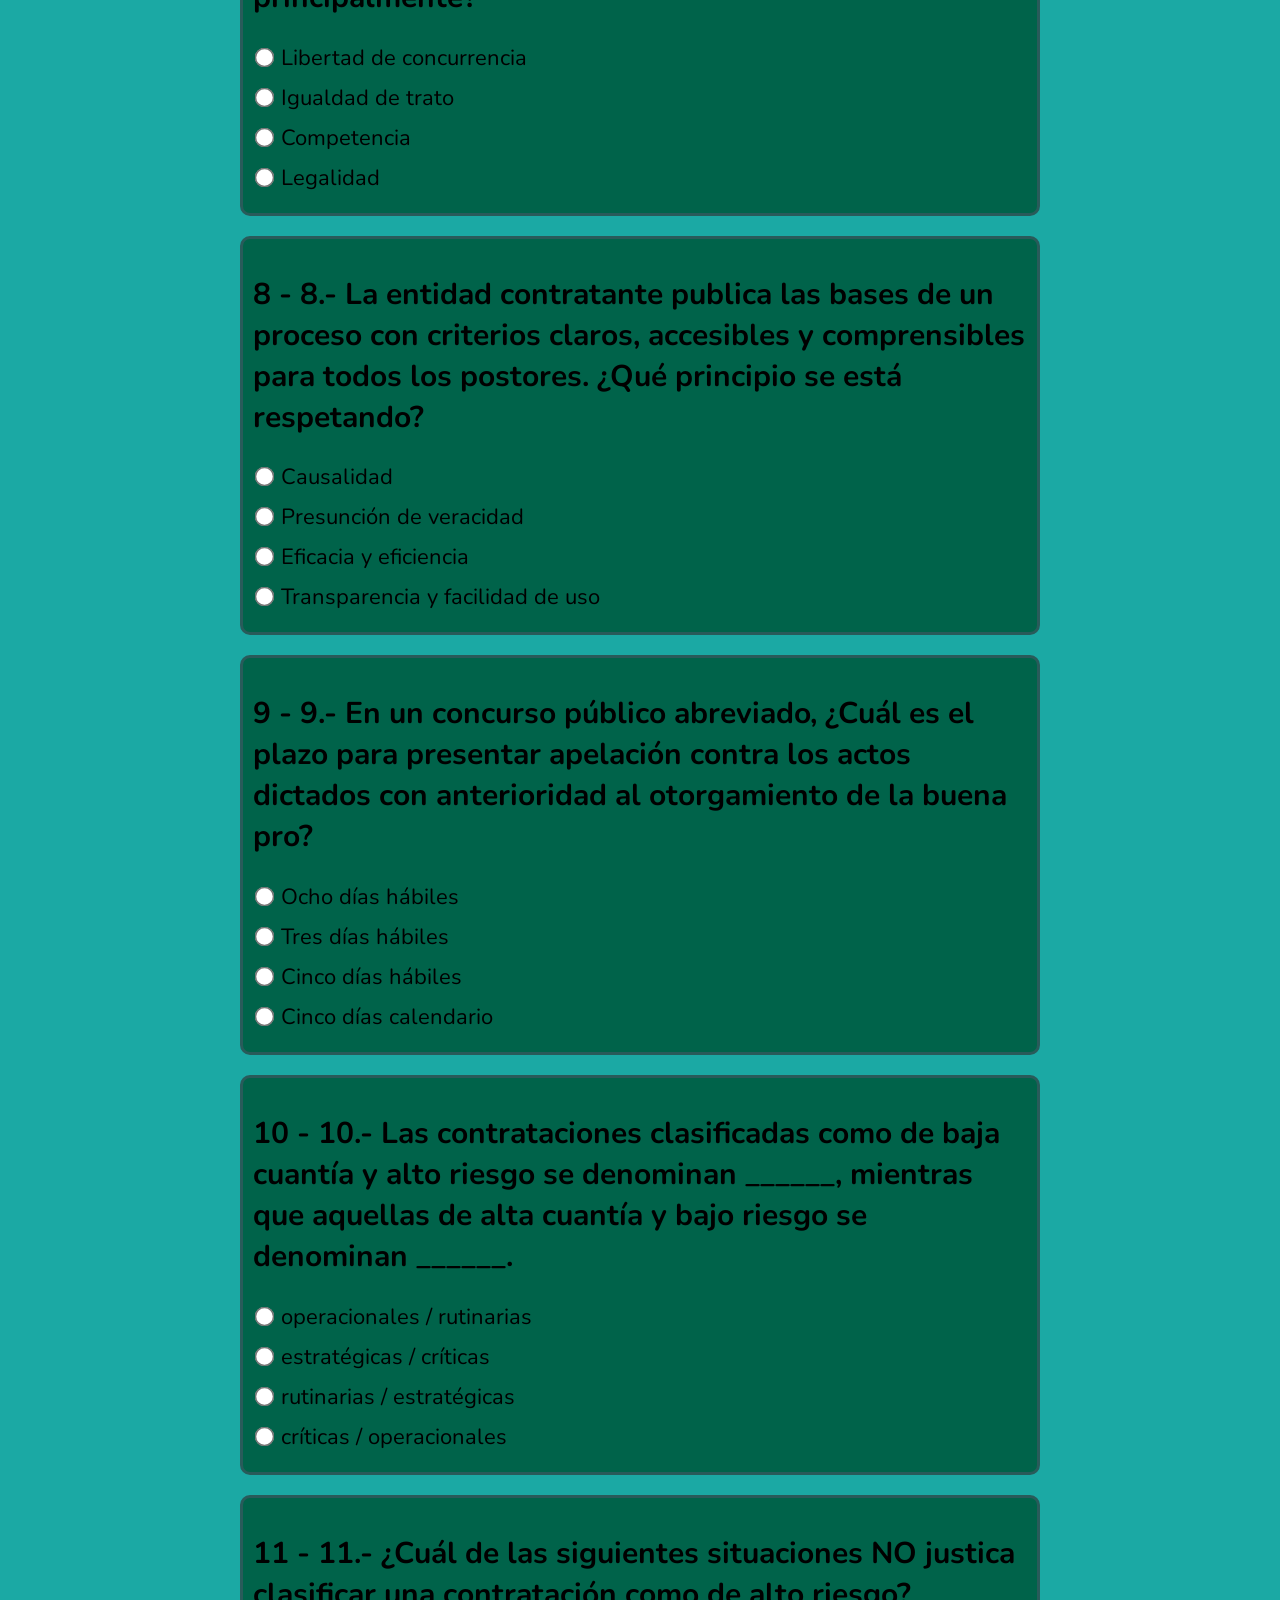
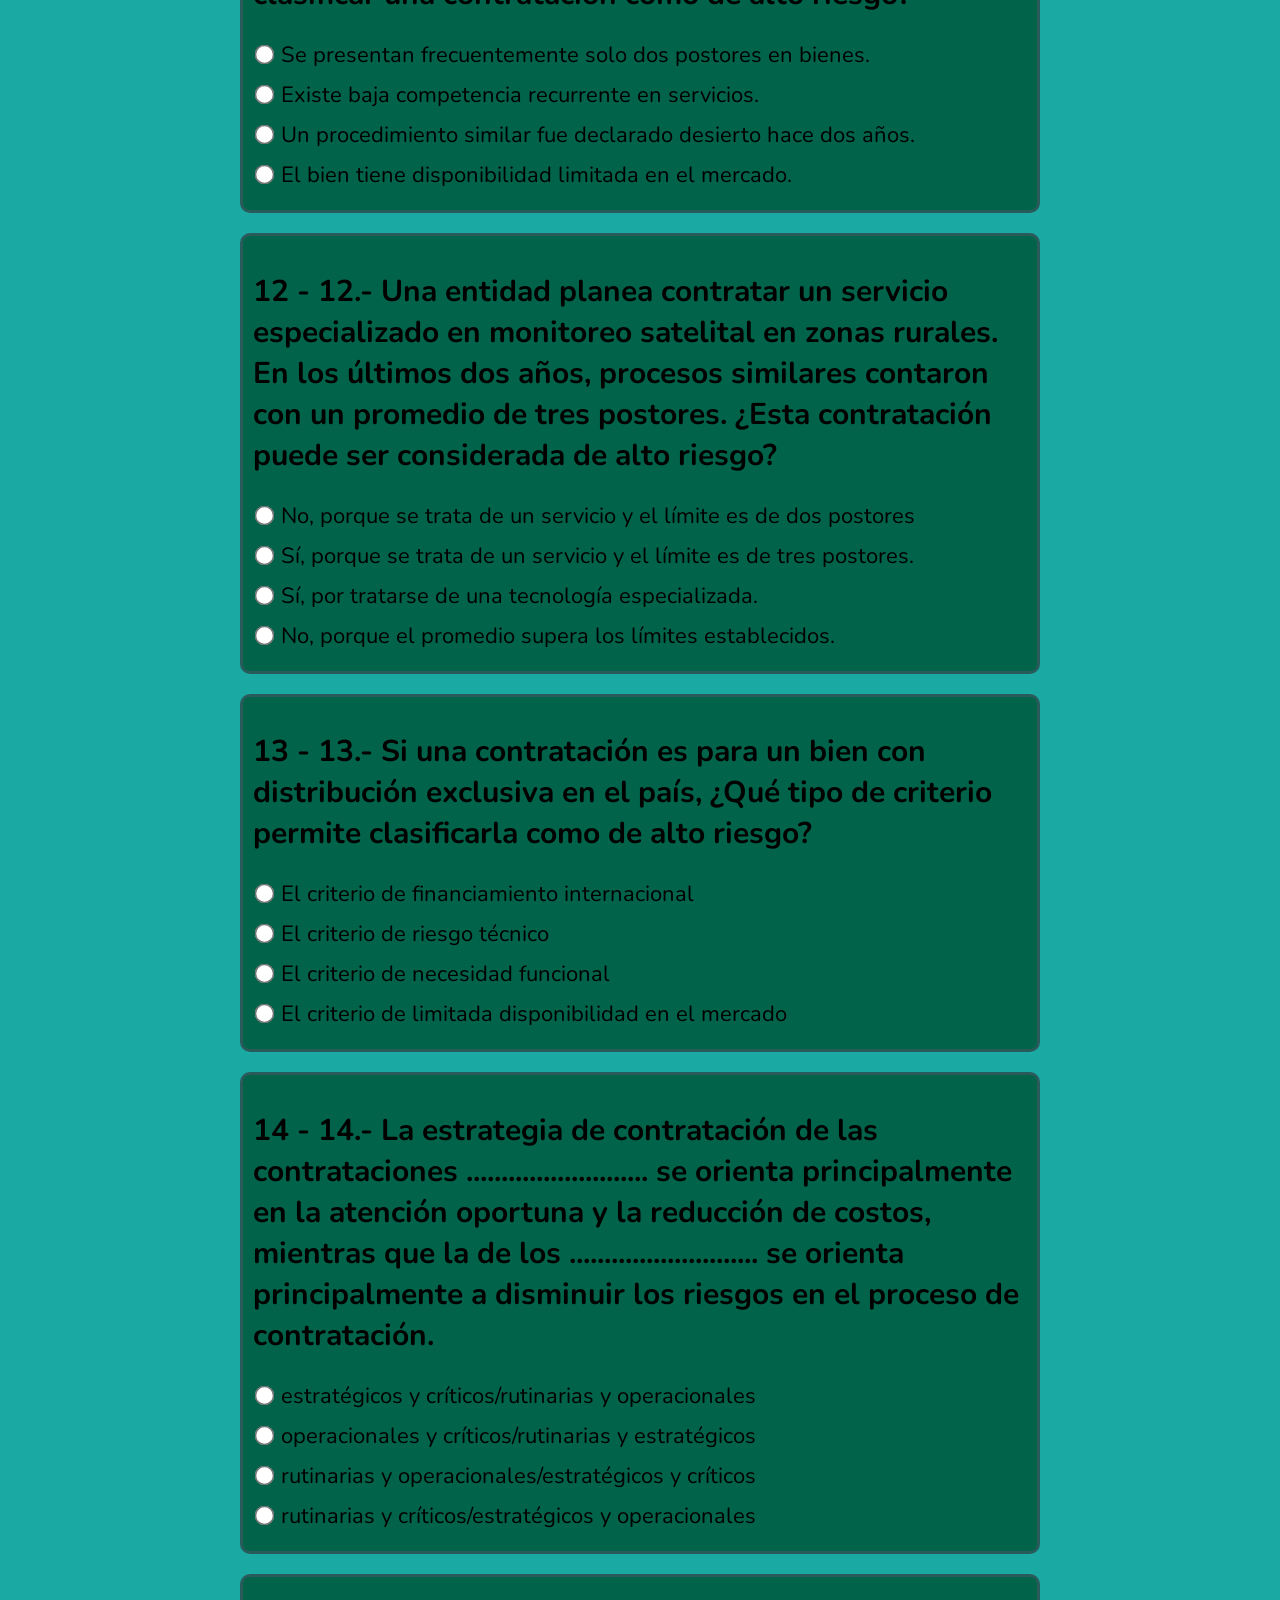
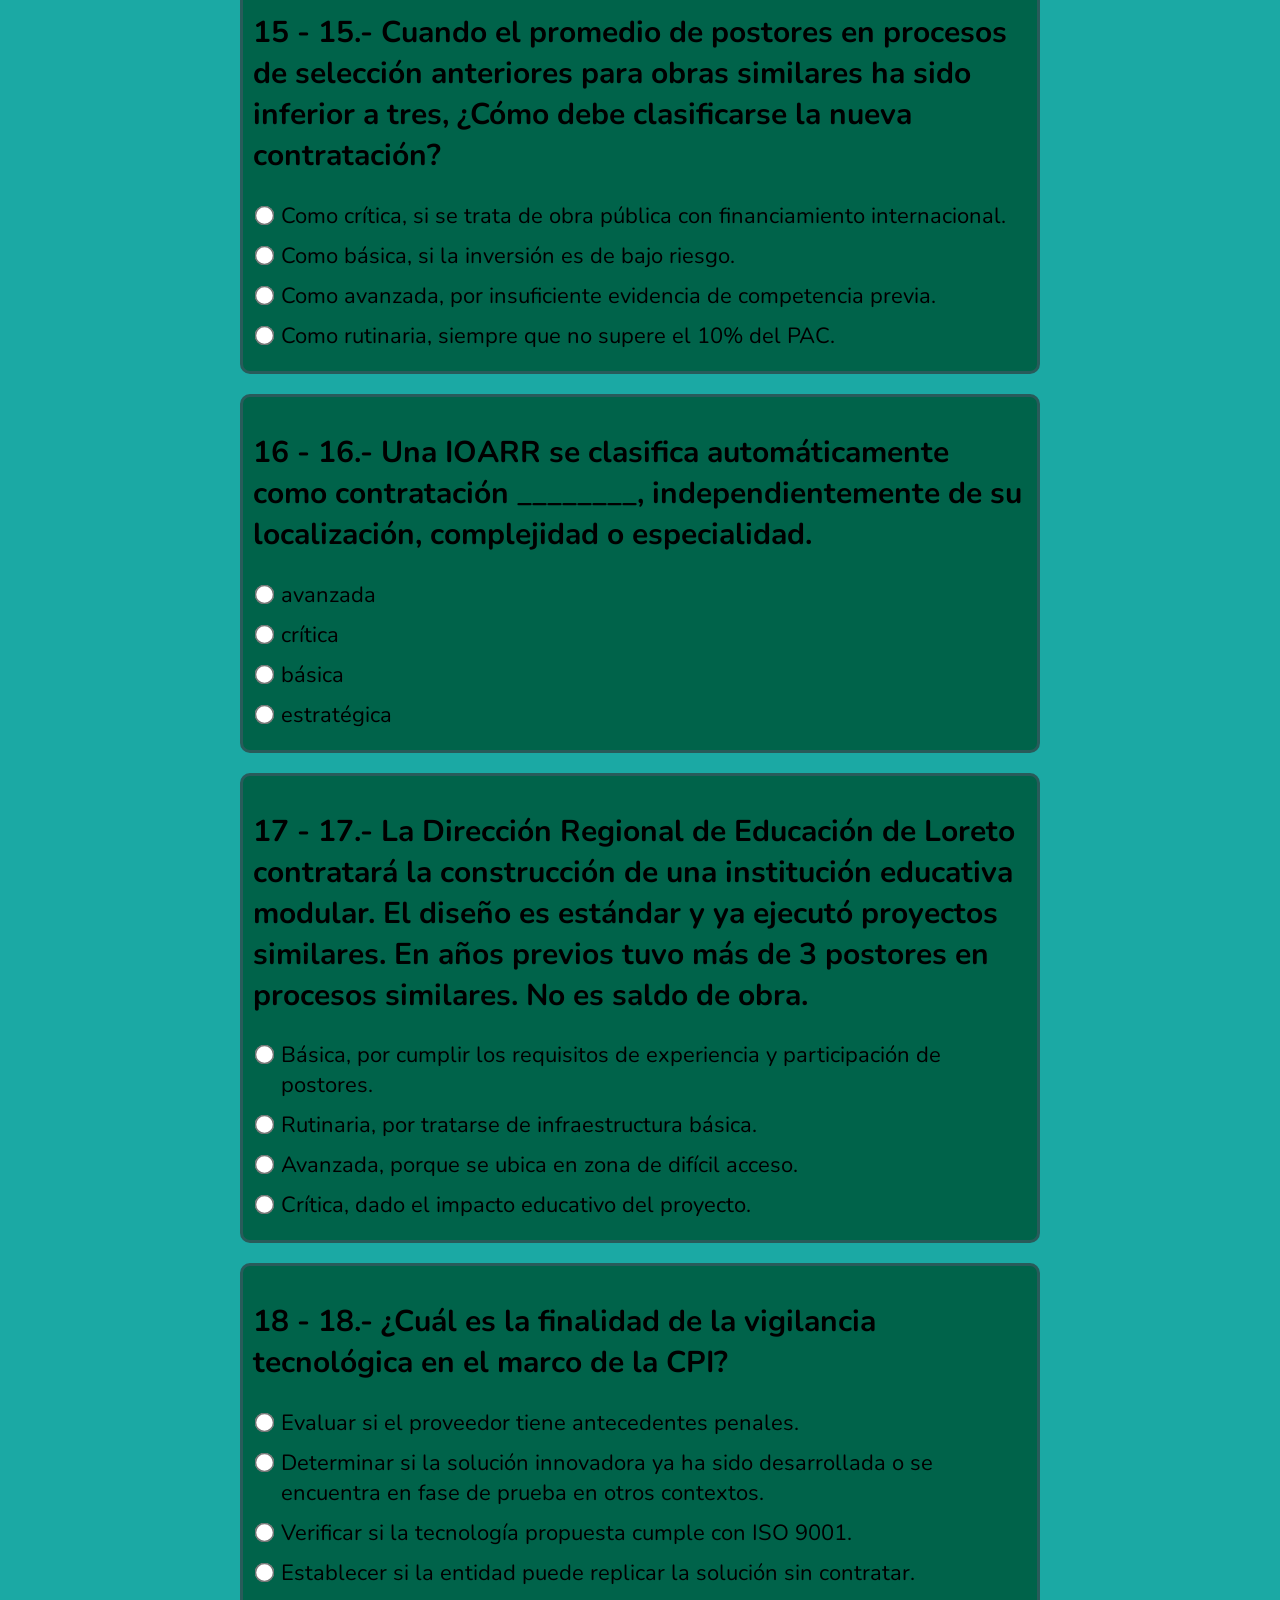
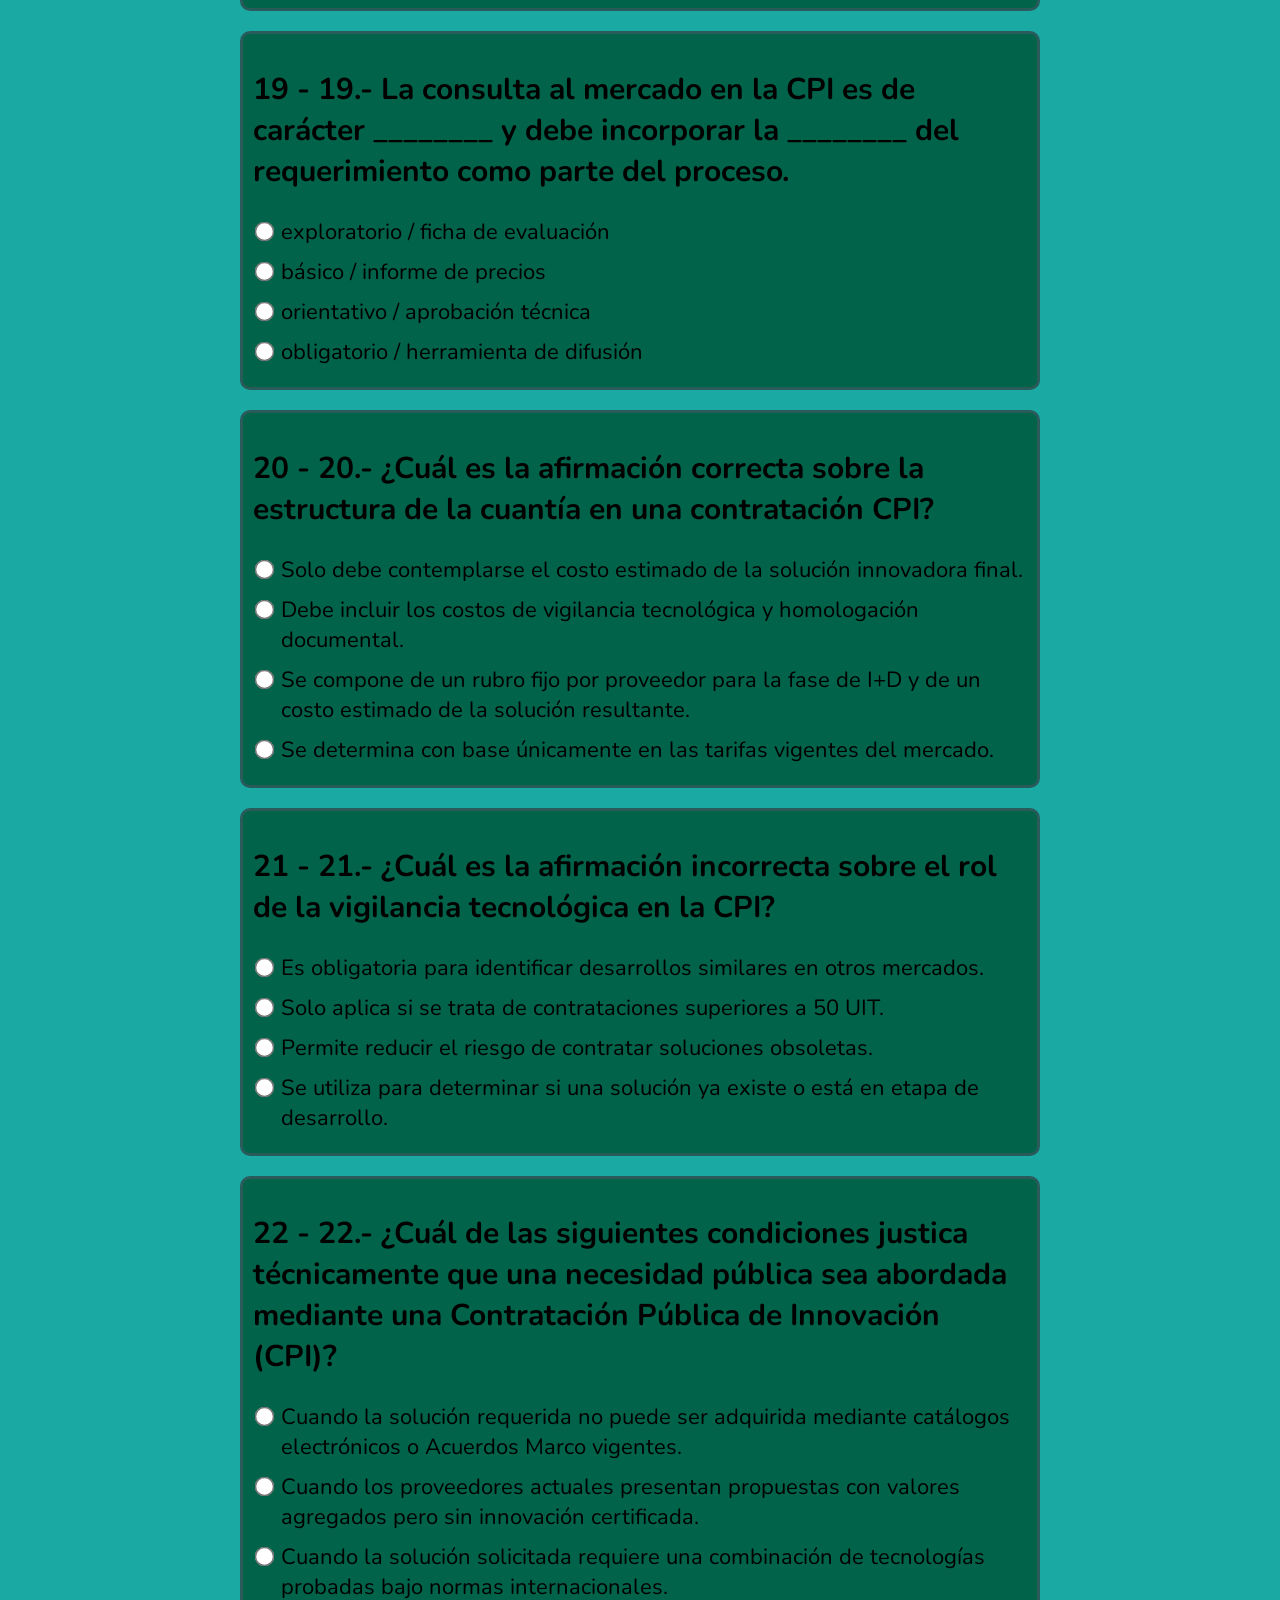
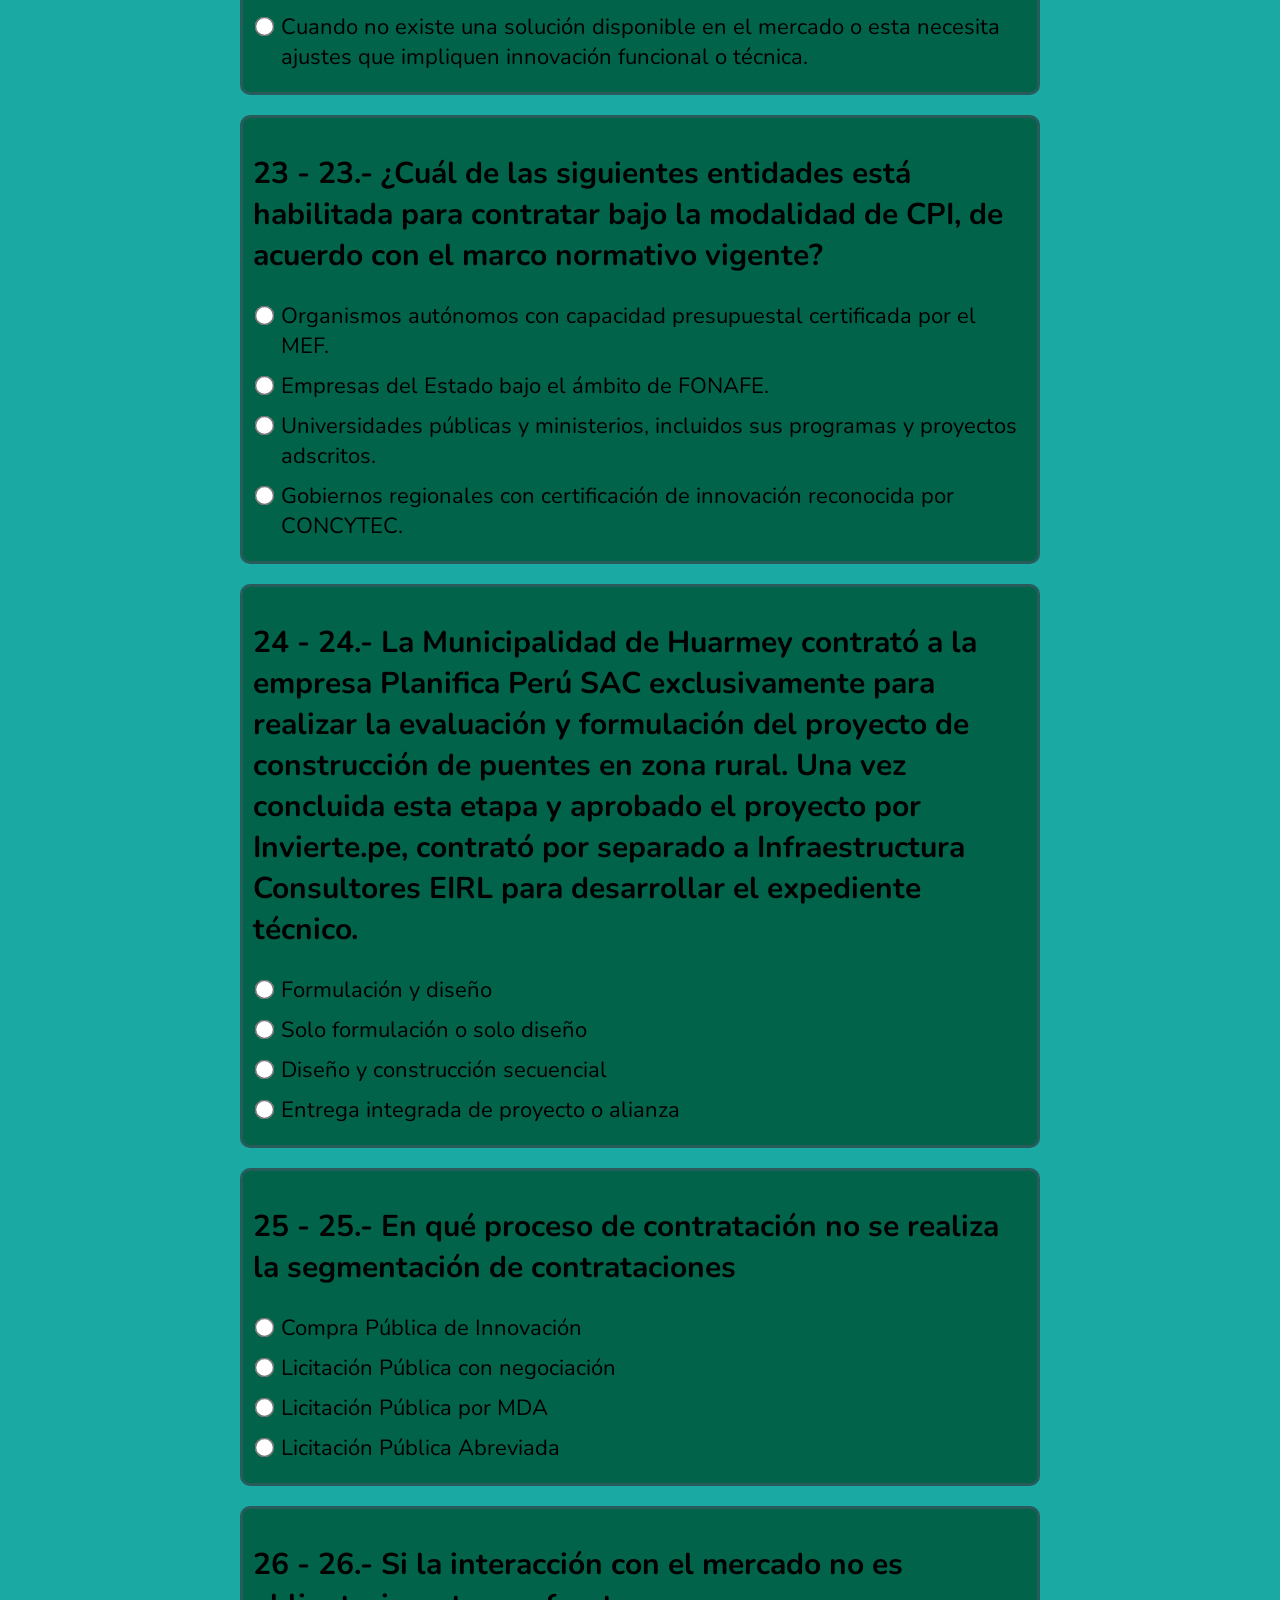
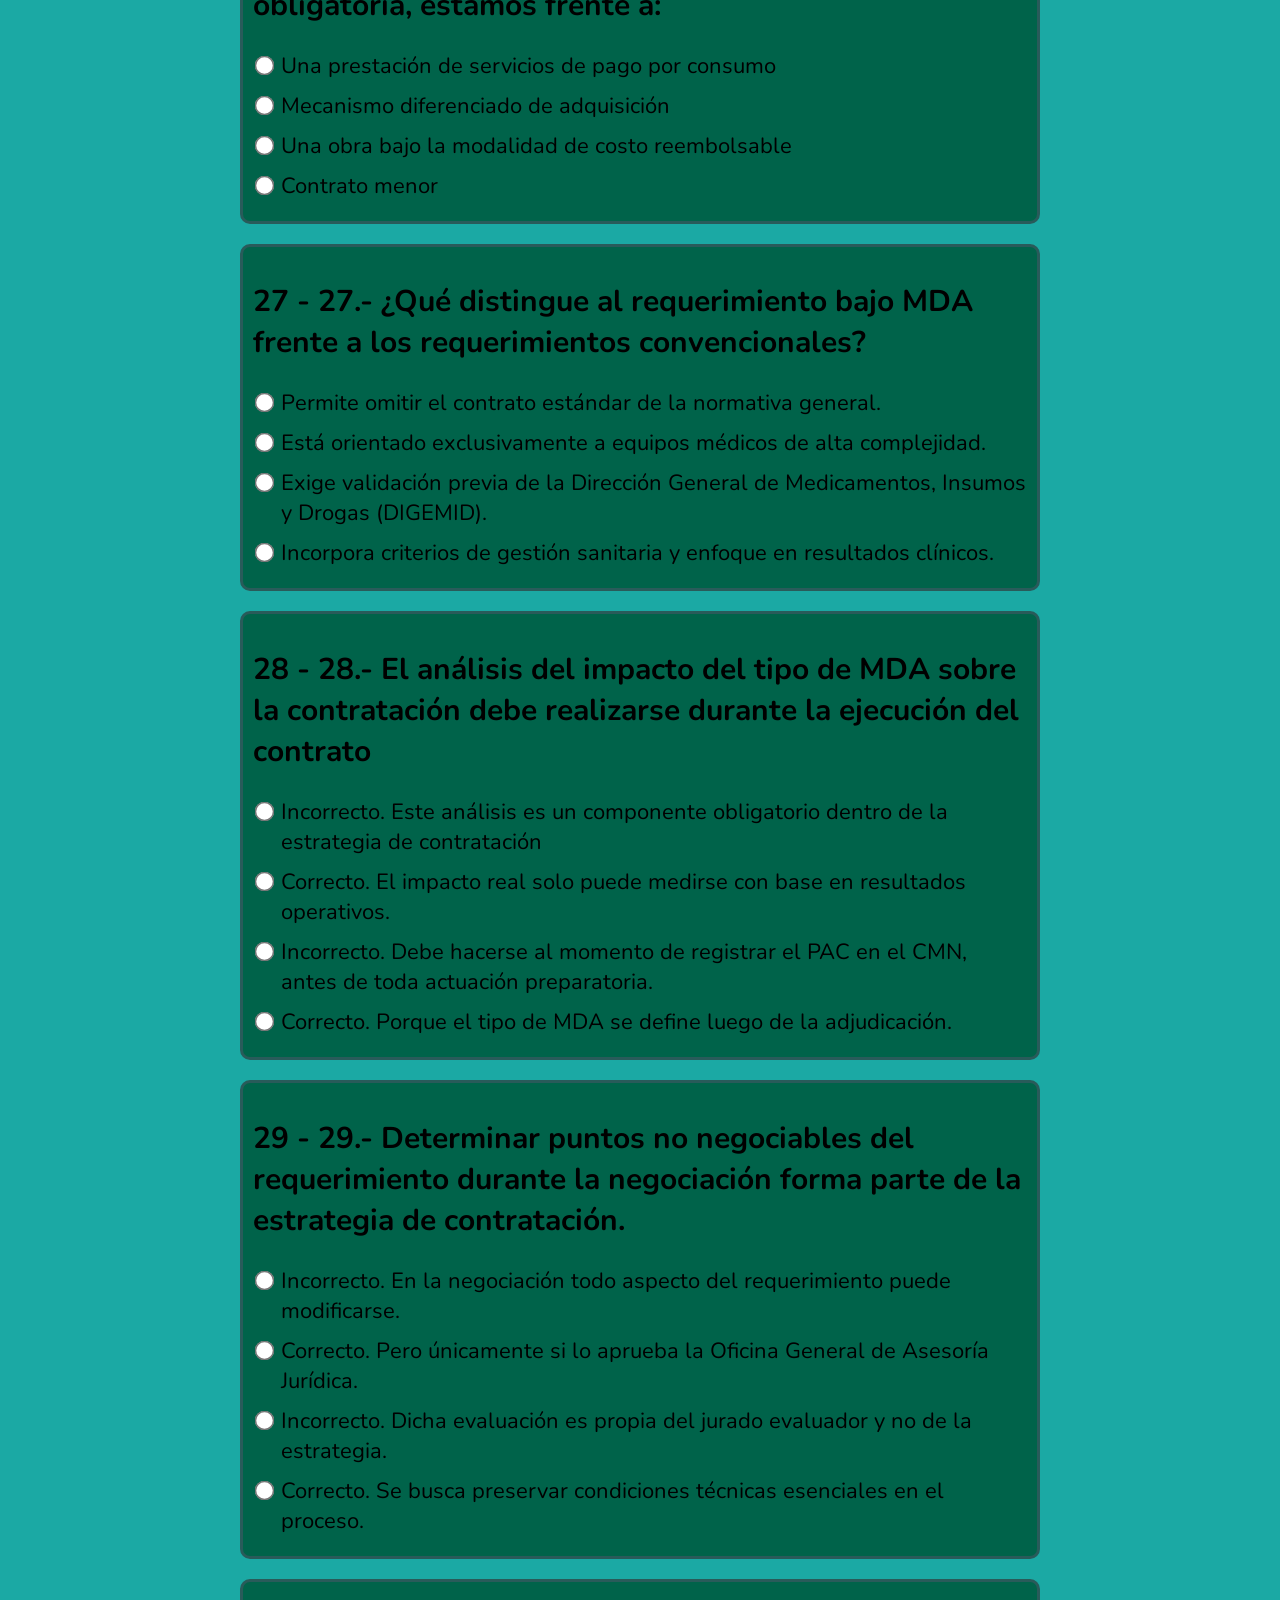
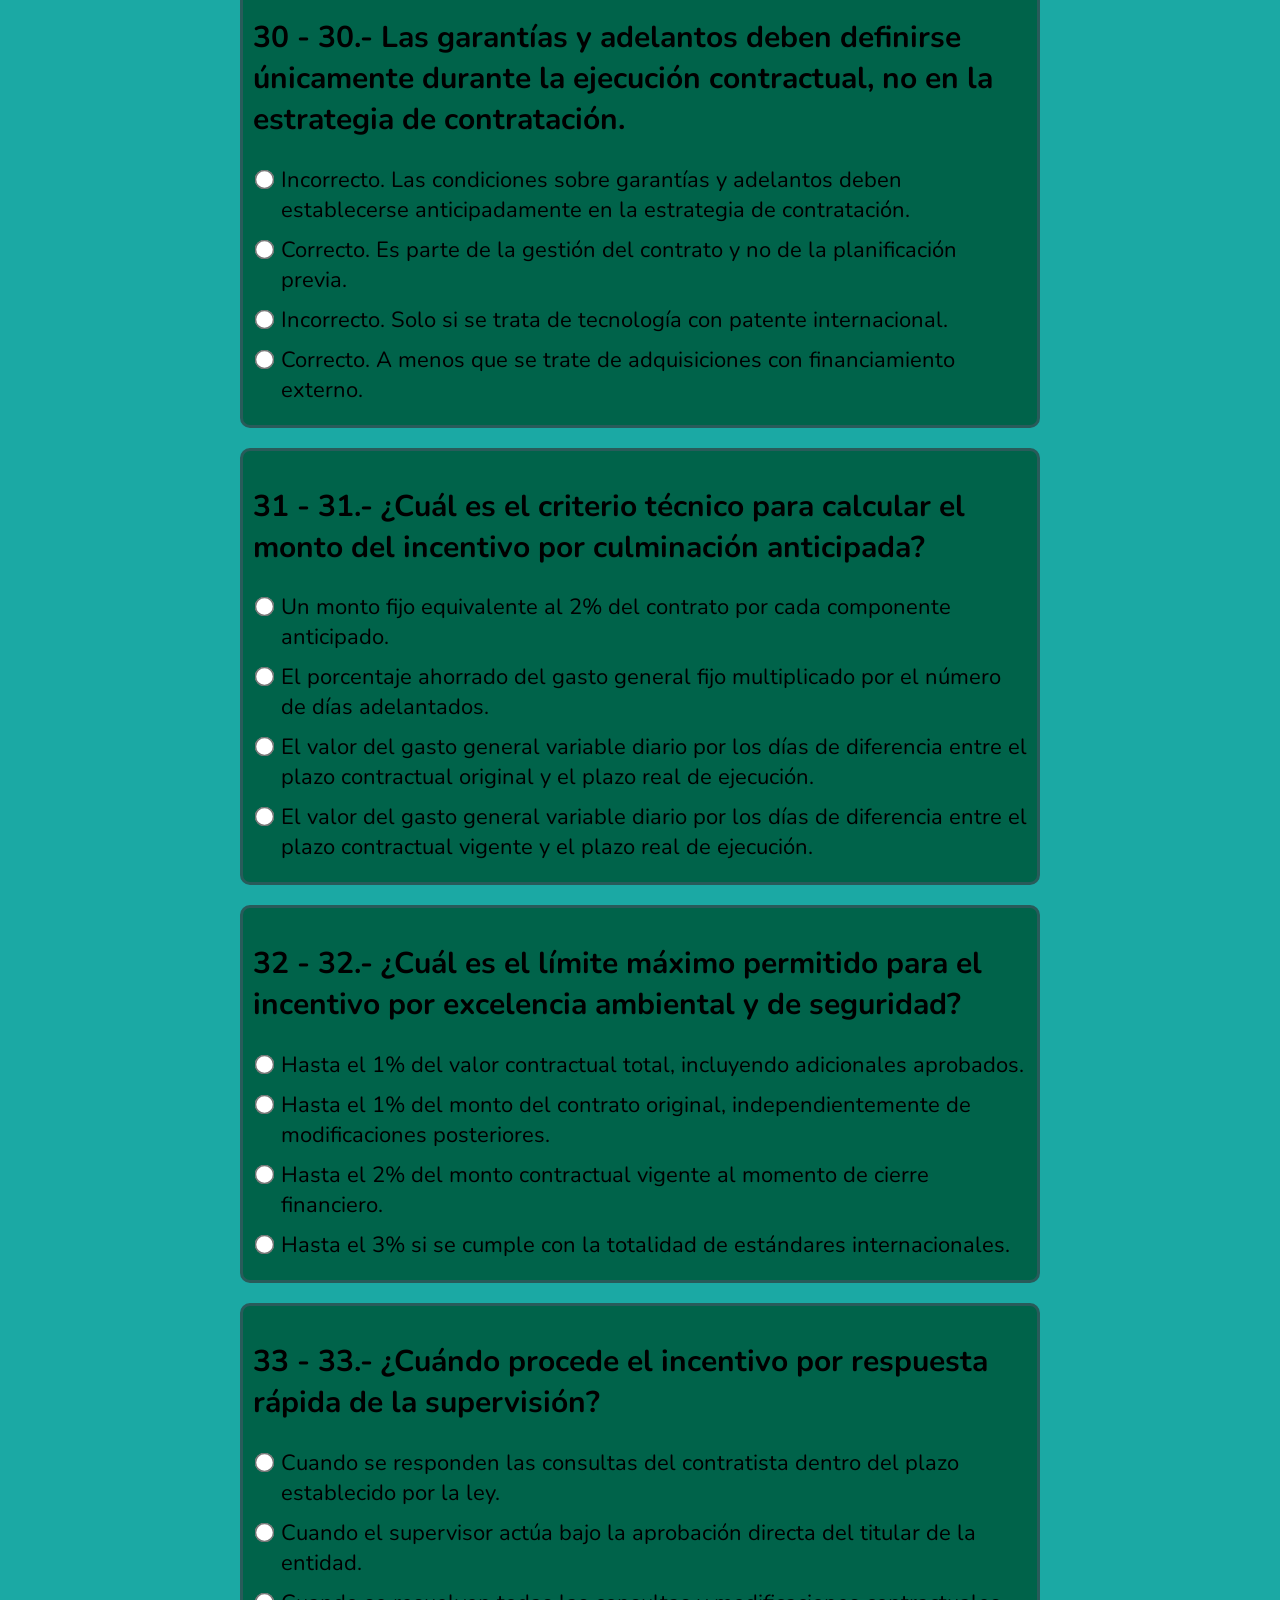
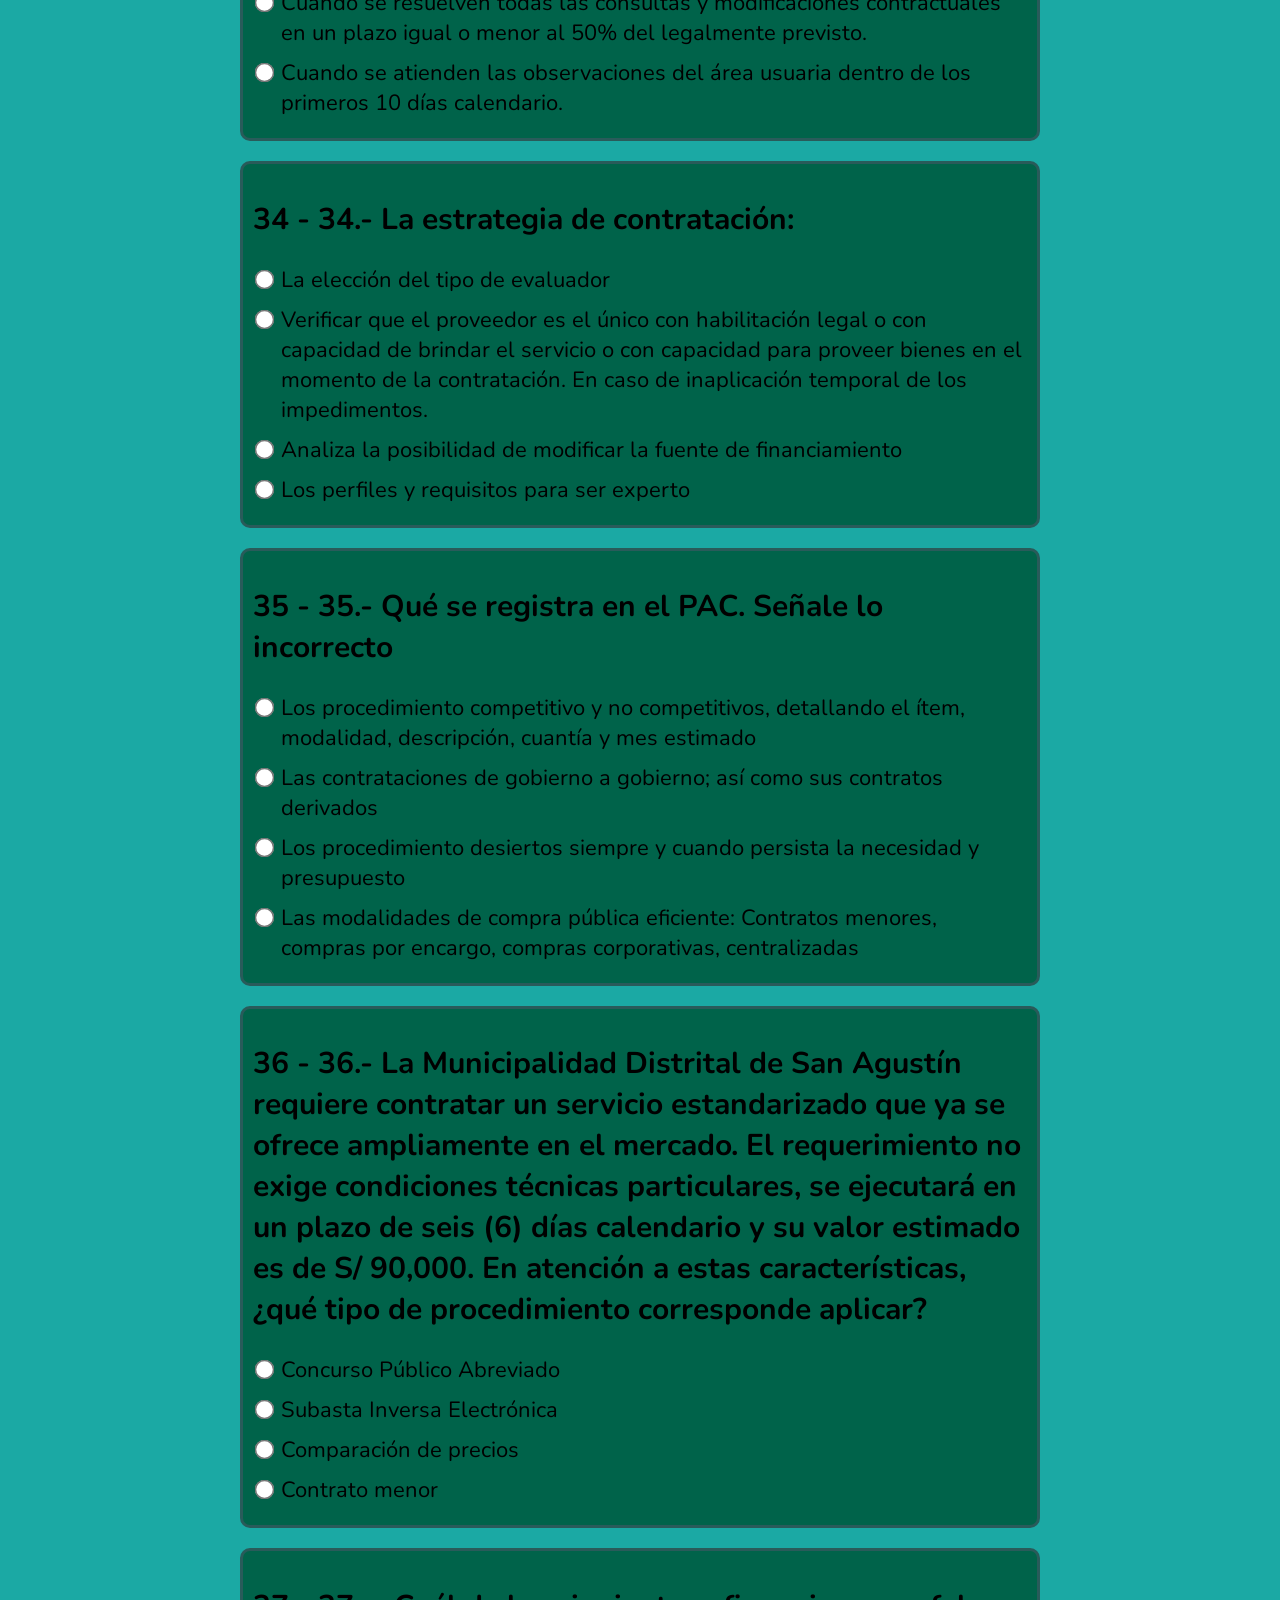
<file: COMPETENCIA_V/Competencia_5.html>
<!DOCTYPE html>
<html lang="es">
<head>
    <meta charset="UTF-8">
    <meta http-equiv="X-UA-Compatible" content="IE=edge">
    <meta name="viewport" content="width=device-width, initial-scale=1.0">
    <link rel="stylesheet" href="estilo.css">
    <title>Certificacion OSCE</title>
	
	<style>
        /* Estilo para el cronómetro */
        .cronometro {
            font-size: 40px; /* Tamaño de fuente más grande */
			color: #000000;
            font-weight: bold; /* Texto en negrita */
            text-align: center; /* Centrar el texto */
        }
		h5 {
            line-height: 0;
        }
    </style>
	
</head>
<body onload="iniciar()">

<div class="cronometro" id="cronometro">00:00:00</div>

    <script>
        let tiempoInicio;
        let cronometroActivo;
        let tiempoPasado = 0;

        function iniciar() {
            if (!cronometroActivo) {
                tiempoInicio = Date.now() - tiempoPasado;
                cronometroActivo = setInterval(actualizarCronometro, 1000);
            }
        }

        function detener() {
            clearInterval(cronometroActivo);
            cronometroActivo = false;
        }

        function reiniciar() {
            detener();
            tiempoPasado = 0;
            actualizarCronometro();
        }

        function actualizarCronometro() {
            const tiempoTranscurrido = Date.now() - tiempoInicio;
            tiempoPasado = tiempoTranscurrido;

            const segundos = Math.floor(tiempoTranscurrido / 1000) % 60;
            const minutos = Math.floor(tiempoTranscurrido / 1000 / 60) % 60;
            const horas = Math.floor(tiempoTranscurrido / 1000 / 60 / 60);

            const tiempoFormateado = `${agregarCero(horas)}:${agregarCero(minutos)}:${agregarCero(segundos)}`;
            document.getElementById('cronometro').innerText = tiempoFormateado;
        }

        function agregarCero(numero) {
            if (numero < 10) {
                return '0' + numero;
            }
            return numero;
        }
    </script>

    <h1>BALOTARIO V: 72 PREGUNTAS PARA RESPONDER DE LA LEY DE CONTRATACIONES 32069</h1>
	
    <section id="juego">

    </section>

    <button id="corregir" class="btn btn-1">Corregir</button>
	
	<br>

    <button id="mostrarRespuestas" class="btn btn-1">Mostrar Respuestas</button>

        <br>

		<button onclick="window.location.href='../index.html'" class="btn btn-1">Regresar a Menu</button>
		
	<h5>Copyright​ Hunter 2024</h5>
	<h5>Si el propietario no le entrego este link favor salir o tendra que pagar el 10%</h5>
	<h5>de la UIT por usar este cuestionario - WhatsApp 956038137 solo para pagos</h5>

    <script src="app.js"></script>
</body>
</html>
</file>
<file: estilo.css>
@import url('https://fonts.googleapis.com/css2?family=Nunito:wght@300;400;500&display=swap');
*{
    font-family: 'Nunito';
}
html{
    scroll-behavior: smooth;
}
body{
    font-size: 20px;
    background: #1BA9A4;
    padding-bottom: 50px;
}
h1{
	font-family: Arial;
	font-size: 30px;
	font-weight: bold;
	color: #000000;
    text-align: center;
}
h5{
    font-size: 08px;
	line-height: 0px;
}
#juego{
    max-width: 800px;
    margin: auto;
}
label{
    display: flex;
    font-size: 22px;
    margin-bottom: 10px;
    cursor: pointer;
}
input[type="radio"]{
    transform: scale(1.5);
    margin-right: 10px;
}
button{
    width: fit-content;
    display: block;
    margin: auto;
    border: none;
    background: #000;
    color: #fff;
    padding: 10px 20px;
    border-radius: 30px;
    font-size: 20px;
    cursor: pointer;
	
	position: relative;    
    text-decoration: none;    
    text-indent: 10px;
    z-index: 2;
}

/*-----------boton 3----------*/

.btn-3{
    transition: all 0.6s ease;
}

.btn-3::after{
    content: "";
    position: absolute;
    width: 10%;
    height: 110%;
    left: -10%;
    top: 0;
    transform: skew(20deg, 0deg);
    background-color: #ffffff;
    z-index: -1;
    transition: all 0.4s ease;
}

.btn-3::before{
    content: "";
    position: absolute;
    width: 100%;
    height: 100%;
    left: 0;
    top: 0;
    transform: skew(20deg, 0deg);
    border: 3px solid #03cc57;
    transition: all 0.4s ease;
    z-index: -1;
}

.btn-3:hover::after{
    background-color: #ffffff31;
    transform: skew(20deg, 0deg) translateX(240px);
}

.btn-3:hover::before{
    background-color: #03cc57;
    border: 3px solid #029740;
    transform: skew(20deg, 0deg) scale(1.1);
}

/*-----------boton 4----------*/

.btn-4::after{
    content: "";
    position: absolute;
    width: 100%;
    height: 100%;
    left: 0;
    top: 0;
    background-image: linear-gradient(90deg, rgb(255, 0, 255), rgb(19, 227, 255), rgb(251, 255, 20), rgb(255, 15, 15));
    background-size: 300%;
    border-radius: 5px;
    z-index: -1;
    transition: all 0.4s ease;
}

.btn-4:hover::after{
    background-position: 100%;
    filter: blur(15px);
}

.btn-4::before{
    content: "";
    position: absolute;
    width: 100%;
    height: 100%;
    left: 0;
    top: 0;
    background-image: linear-gradient(90deg, rgb(255, 30, 143), rgb(19, 227, 255), rgb(251, 255, 20), rgb(255, 15, 15));
    background-size: 300%;
    border-radius: 5px;
    z-index: -1;
}

.btn-4:hover::before{
    background-position: 100%;
}
</file>
<file: COMPETENCIA_I/estilo.css>
@import url('https://fonts.googleapis.com/css2?family=Nunito:wght@300;400;500&display=swap');
*{
    font-family: 'Nunito';
}
html{
    scroll-behavior: smooth;
}
body{
    font-size: 20px;
    background: #1BA9A4;
    padding-bottom: 50px;
}
h1{
	font-family: Arial;
	font-size: 30px;
	font-weight: bold;
	color: #000000;
    text-align: center;
}
h5{
    font-size: 13px;
	line-height: 0px;
}
#juego{
    max-width: 800px;
    margin: auto;
}
.contenedor-pregunta{
    border: 3px solid #295B5A;
    border-radius: 10px;
    padding: 10px;
    margin-bottom: 20px;
    background: #00634a; /* color de fondo de preguntas */
}
label{
    display: flex;
    align-items: flex-start; /* 👈 esto lo sube a la primera línea */
    font-size: 22px;
    margin-bottom: 10px;
    cursor: pointer;    

}
input[type="radio"]{
    transform: scale(1.5);
    margin-right: 10px;
    margin-top: 8px; /* 👈 ajusta entre 4px y 8px */
}
.correcta{
    background-color: #a8f6eb;
}
.incorrecta{
    background-color: #ff6666;
}
.acierto{
    font-size: 20px;
    background-color: yellowgreen;
    width: 30px;
    height: 30px;
    border-radius: 50%;
    display: flex;
    align-items: center;
    justify-content: center;
    border: 2px solid #000;
    margin-left: 15px;
}
.no-acierto{
    font-size: 20px;
    background-color: darkred;
    width: 30px;
    height: 30px;
    border-radius: 50%;
    display: flex;
    align-items: center;
    justify-content: center;
    border: 2px solid #000;
    margin-left: 15px;
}
button{
	font-family: Arial;
	font-size: 10px;
	font-weight: bold;
	border: bold;
    width: fit-content;
    display: block;
    margin: auto;
    border: none;
    background: #487372;
    color: #000000;
    padding: 10px 20px;
    border-radius: 30px;
    font-size: 20px;
    cursor: pointer;	
	position: relative;
    padding: 20px 50px;    
    letter-spacing: 10px;
    text-indent: 10px;
    z-index: 2;
}
/*-----------boton 1----------*/
.btn-1{
    overflow: hidden;
    border: 3px solid #FEFB00;
    z-index: 2;
}
.btn-1::before{
    content: "";
    position: absolute;
    width: 100%;
    height: 200%;
    left: 0;
    top: -200%;
    background-color: #FEFB00;
    border-radius: 50%;
    transition: all 0.6s ease;
    z-index: -1;
}
.btn-1:hover:before{
    top: 0;
    border-radius: 0%;
}
.resultado{
    text-align: center;
}
</file>
<file: COMPETENCIA_II/estilo.css>
@import url('https://fonts.googleapis.com/css2?family=Nunito:wght@300;400;500&display=swap');
*{
    font-family: 'Nunito';
}
html{
    scroll-behavior: smooth;
}
body{
    font-size: 20px;
    background: #1BA9A4;
    padding-bottom: 50px;
}
h1{
	font-family: Arial;
	font-size: 30px;
	font-weight: bold;
	color: #000000;
    text-align: center;
}
h5{
    font-size: 13px;
	line-height: 0px;
}
#juego{
    max-width: 800px;
    margin: auto;
}
.contenedor-pregunta{
    border: 3px solid #295B5A;
    border-radius: 10px;
    padding: 10px;
    margin-bottom: 20px;
    background: #00634a; /* color de fondo de preguntas */
}
label{
    display: flex;
    align-items: flex-start; /* 👈 esto lo sube a la primera línea */
    font-size: 22px;
    margin-bottom: 10px;
    cursor: pointer;    

}
input[type="radio"]{
    transform: scale(1.5);
    margin-right: 10px;
    margin-top: 8px; /* 👈 ajusta entre 4px y 8px */
}
.correcta{
    background-color: #a8f6eb;
}
.incorrecta{
    background-color: #ff6666;
}
.acierto{
    font-size: 20px;
    background-color: yellowgreen;
    width: 30px;
    height: 30px;
    border-radius: 50%;
    display: flex;
    align-items: center;
    justify-content: center;
    border: 2px solid #000;
    margin-left: 15px;
}
.no-acierto{
    font-size: 20px;
    background-color: darkred;
    width: 30px;
    height: 30px;
    border-radius: 50%;
    display: flex;
    align-items: center;
    justify-content: center;
    border: 2px solid #000;
    margin-left: 15px;
}
button{
	font-family: Arial;
	font-size: 10px;
	font-weight: bold;
	border: bold;
    width: fit-content;
    display: block;
    margin: auto;
    border: none;
    background: #487372;
    color: #000000;
    padding: 10px 20px;
    border-radius: 30px;
    font-size: 20px;
    cursor: pointer;	
	position: relative;
    padding: 20px 50px;    
    letter-spacing: 10px;
    text-indent: 10px;
    z-index: 2;
}
/*-----------boton 1----------*/
.btn-1{
    overflow: hidden;
    border: 3px solid #FEFB00;
    z-index: 2;
}
.btn-1::before{
    content: "";
    position: absolute;
    width: 100%;
    height: 200%;
    left: 0;
    top: -200%;
    background-color: #FEFB00;
    border-radius: 50%;
    transition: all 0.6s ease;
    z-index: -1;
}
.btn-1:hover:before{
    top: 0;
    border-radius: 0%;
}
.resultado{
    text-align: center;
}
</file>
<file: COMPETENCIA_III/estilo.css>
@import url('https://fonts.googleapis.com/css2?family=Nunito:wght@300;400;500&display=swap');
*{
    font-family: 'Nunito';
}
html{
    scroll-behavior: smooth;
}
body{
    font-size: 20px;
    background: #1BA9A4;
    padding-bottom: 50px;
}
h1{
	font-family: Arial;
	font-size: 30px;
	font-weight: bold;
	color: #000000;
    text-align: center;
}
h5{
    font-size: 13px;
	line-height: 0px;
}
#juego{
    max-width: 800px;
    margin: auto;
}
.contenedor-pregunta{
    border: 3px solid #295B5A;
    border-radius: 10px;
    padding: 10px;
    margin-bottom: 20px;
    background: #00634a; /* color de fondo de preguntas */
}
label{
    display: flex;
    align-items: flex-start; /* 👈 esto lo sube a la primera línea */
    font-size: 22px;
    margin-bottom: 10px;
    cursor: pointer;    

}
input[type="radio"]{
    transform: scale(1.5);
    margin-right: 10px;
    margin-top: 8px; /* 👈 ajusta entre 4px y 8px */
}
.correcta{
    background-color: #a8f6eb;
}
.incorrecta{
    background-color: #ff6666;
}
.acierto{
    font-size: 20px;
    background-color: yellowgreen;
    width: 30px;
    height: 30px;
    border-radius: 50%;
    display: flex;
    align-items: center;
    justify-content: center;
    border: 2px solid #000;
    margin-left: 15px;
}
.no-acierto{
    font-size: 20px;
    background-color: darkred;
    width: 30px;
    height: 30px;
    border-radius: 50%;
    display: flex;
    align-items: center;
    justify-content: center;
    border: 2px solid #000;
    margin-left: 15px;
}
button{
	font-family: Arial;
	font-size: 10px;
	font-weight: bold;
	border: bold;
    width: fit-content;
    display: block;
    margin: auto;
    border: none;
    background: #487372;
    color: #000000;
    padding: 10px 20px;
    border-radius: 30px;
    font-size: 20px;
    cursor: pointer;	
	position: relative;
    padding: 20px 50px;    
    letter-spacing: 10px;
    text-indent: 10px;
    z-index: 2;
}
/*-----------boton 1----------*/
.btn-1{
    overflow: hidden;
    border: 3px solid #FEFB00;
    z-index: 2;
}
.btn-1::before{
    content: "";
    position: absolute;
    width: 100%;
    height: 200%;
    left: 0;
    top: -200%;
    background-color: #FEFB00;
    border-radius: 50%;
    transition: all 0.6s ease;
    z-index: -1;
}
.btn-1:hover:before{
    top: 0;
    border-radius: 0%;
}
.resultado{
    text-align: center;
}
</file>
<file: COMPETENCIA_IV/estilo.css>
@import url('https://fonts.googleapis.com/css2?family=Nunito:wght@300;400;500&display=swap');
*{
    font-family: 'Nunito';
}
html{
    scroll-behavior: smooth;
}
body{
    font-size: 20px;
    background: #1BA9A4;
    padding-bottom: 50px;
}
h1{
	font-family: Arial;
	font-size: 30px;
	font-weight: bold;
	color: #000000;
    text-align: center;
}
h5{
    font-size: 13px;
	line-height: 0px;
}
#juego{
    max-width: 800px;
    margin: auto;
}
.contenedor-pregunta{
    border: 3px solid #295B5A;
    border-radius: 10px;
    padding: 10px;
    margin-bottom: 20px;
    background: #00634a; /* color de fondo de preguntas */
}
label{
    display: flex;
    align-items: flex-start; /* 👈 esto lo sube a la primera línea */
    font-size: 22px;
    margin-bottom: 10px;
    cursor: pointer;    

}
input[type="radio"]{
    transform: scale(1.5);
    margin-right: 10px;
    margin-top: 8px; /* 👈 ajusta entre 4px y 8px */
}
.correcta{
    background-color: #a8f6eb;
}
.incorrecta{
    background-color: #ff6666;
}
.acierto{
    font-size: 20px;
    background-color: yellowgreen;
    width: 30px;
    height: 30px;
    border-radius: 50%;
    display: flex;
    align-items: center;
    justify-content: center;
    border: 2px solid #000;
    margin-left: 15px;
}
.no-acierto{
    font-size: 20px;
    background-color: darkred;
    width: 30px;
    height: 30px;
    border-radius: 50%;
    display: flex;
    align-items: center;
    justify-content: center;
    border: 2px solid #000;
    margin-left: 15px;
}
button{
	font-family: Arial;
	font-size: 10px;
	font-weight: bold;
	border: bold;
    width: fit-content;
    display: block;
    margin: auto;
    border: none;
    background: #487372;
    color: #000000;
    padding: 10px 20px;
    border-radius: 30px;
    font-size: 20px;
    cursor: pointer;	
	position: relative;
    padding: 20px 50px;    
    letter-spacing: 10px;
    text-indent: 10px;
    z-index: 2;
}
/*-----------boton 1----------*/
.btn-1{
    overflow: hidden;
    border: 3px solid #FEFB00;
    z-index: 2;
}
.btn-1::before{
    content: "";
    position: absolute;
    width: 100%;
    height: 200%;
    left: 0;
    top: -200%;
    background-color: #FEFB00;
    border-radius: 50%;
    transition: all 0.6s ease;
    z-index: -1;
}
.btn-1:hover:before{
    top: 0;
    border-radius: 0%;
}
.resultado{
    text-align: center;
}
</file>
<file: COMPETENCIA_V/estilo.css>
@import url('https://fonts.googleapis.com/css2?family=Nunito:wght@300;400;500&display=swap');
*{
    font-family: 'Nunito';
}
html{
    scroll-behavior: smooth;
}
body{
    font-size: 20px;
    background: #1BA9A4;
    padding-bottom: 50px;
}
h1{
	font-family: Arial;
	font-size: 30px;
	font-weight: bold;
	color: #000000;
    text-align: center;
}
h5{
    font-size: 13px;
	line-height: 0px;
}
#juego{
    max-width: 800px;
    margin: auto;
}
.contenedor-pregunta{
    border: 3px solid #295B5A;
    border-radius: 10px;
    padding: 10px;
    margin-bottom: 20px;
    background: #00634a; /* color de fondo de preguntas */
}
label{
    display: flex;
    align-items: flex-start; /* 👈 esto lo sube a la primera línea */
    font-size: 22px;
    margin-bottom: 10px;
    cursor: pointer;    

}
input[type="radio"]{
    transform: scale(1.5);
    margin-right: 10px;
    margin-top: 8px; /* 👈 ajusta entre 4px y 8px */
}
.correcta{
    background-color: #a8f6eb;
}
.incorrecta{
    background-color: #ff6666;
}
.acierto{
    font-size: 20px;
    background-color: yellowgreen;
    width: 30px;
    height: 30px;
    border-radius: 50%;
    display: flex;
    align-items: center;
    justify-content: center;
    border: 2px solid #000;
    margin-left: 15px;
}
.no-acierto{
    font-size: 20px;
    background-color: darkred;
    width: 30px;
    height: 30px;
    border-radius: 50%;
    display: flex;
    align-items: center;
    justify-content: center;
    border: 2px solid #000;
    margin-left: 15px;
}
button{
	font-family: Arial;
	font-size: 10px;
	font-weight: bold;
	border: bold;
    width: fit-content;
    display: block;
    margin: auto;
    border: none;
    background: #487372;
    color: #000000;
    padding: 10px 20px;
    border-radius: 30px;
    font-size: 20px;
    cursor: pointer;	
	position: relative;
    padding: 20px 50px;    
    letter-spacing: 10px;
    text-indent: 10px;
    z-index: 2;
}
/*-----------boton 1----------*/
.btn-1{
    overflow: hidden;
    border: 3px solid #FEFB00;
    z-index: 2;
}
.btn-1::before{
    content: "";
    position: absolute;
    width: 100%;
    height: 200%;
    left: 0;
    top: -200%;
    background-color: #FEFB00;
    border-radius: 50%;
    transition: all 0.6s ease;
    z-index: -1;
}
.btn-1:hover:before{
    top: 0;
    border-radius: 0%;
}
.resultado{
    text-align: center;
}
</file>
